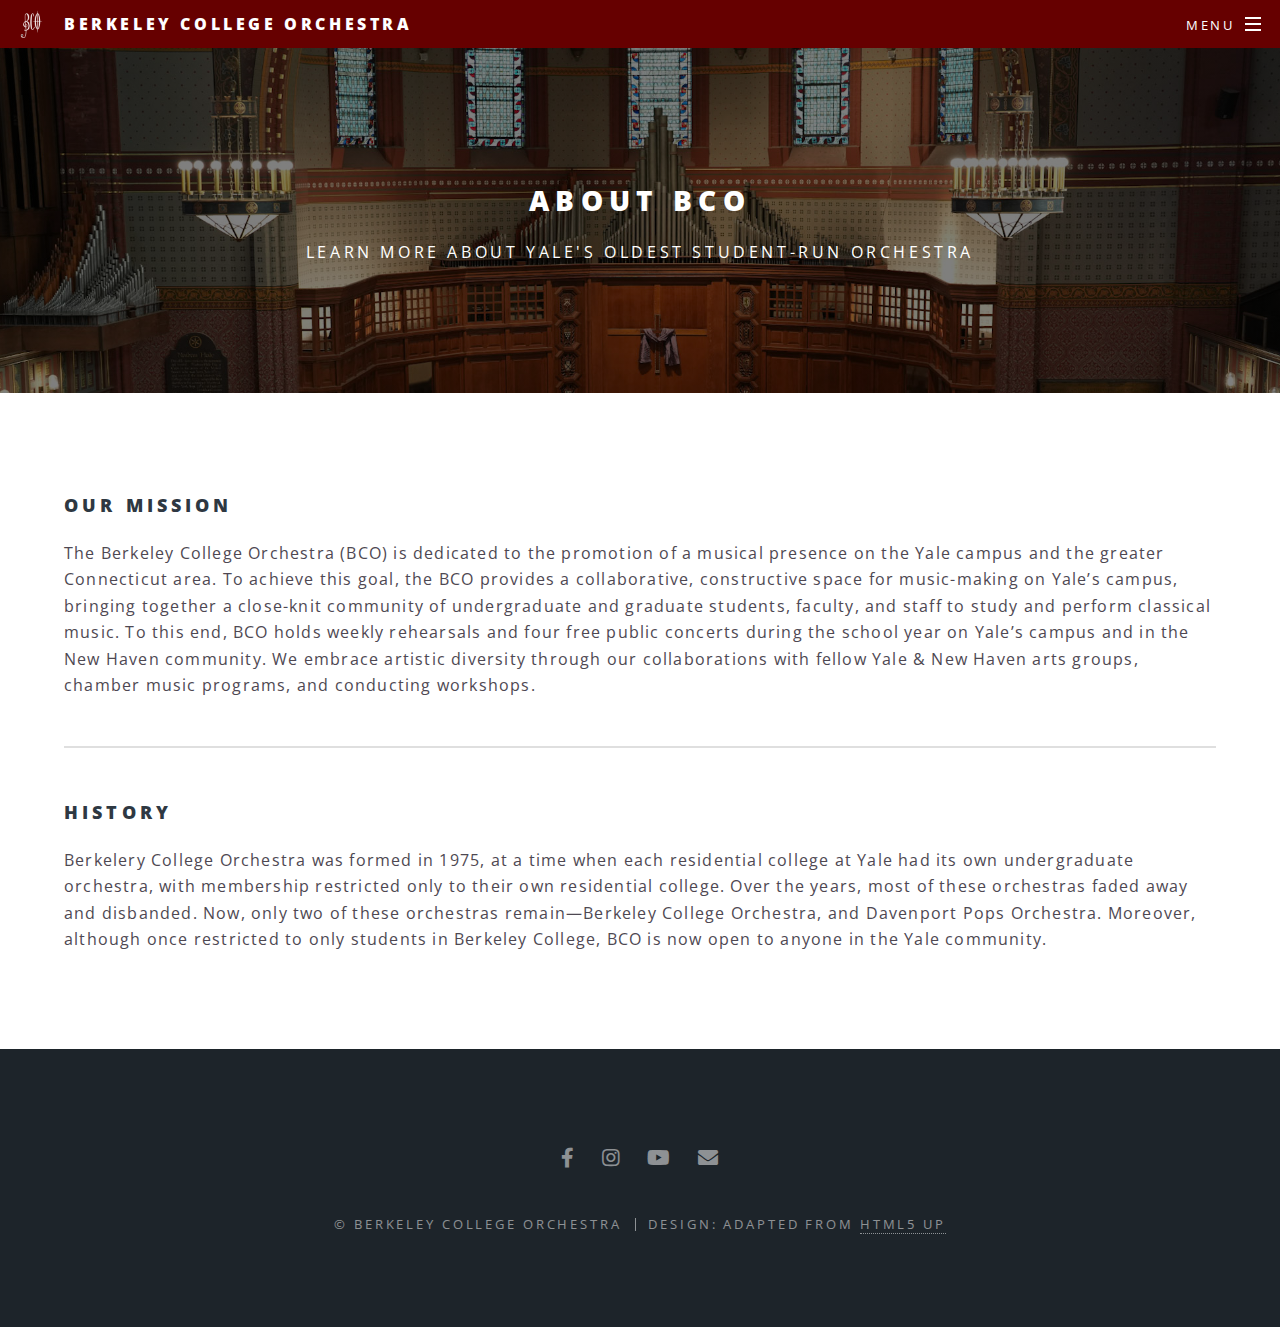
<file: about/index.html>
<!DOCTYPE HTML>
<!--
	Spectral by HTML5 UP
	html5up.net | @ajlkn
	Free for personal and commercial use under the CCA 3.0 license (html5up.net/license)
-->
<html>
	<head>
		<title>About BCO</title>
		<meta charset="utf-8" />
		<meta name="viewport" content="width=device-width, initial-scale=1, user-scalable=no" />
		<link rel="stylesheet" href="/assets/css/main.css" />
		<noscript><link rel="stylesheet" href="/assets/css/noscript.css" /></noscript>
	</head>
	<body class="is-preload">

		<!-- Page Wrapper -->
			<div id="page-wrapper">

				<!-- Header -->
					<header id="header">
						<h1><a href="/"><img class="logo" src="/images/logo_processed.png"></a>
							<a href="/">Berkeley College Orchestra</a></h1>
						<nav id="nav">
							<ul>
								<li class="special">
									<a href="#menu" class="menuToggle"><span>Menu</span></a>
									<div id="menu">
										<ul>
											<li><a href="/">Home</a></li>
											<li><a href="/about">About</a></li>
											<li><a href="/members">Members</a></li>
											<li><a href="/join">Join</a></li>
											<!-- <li><a href="elements.html">Elements</a></li> -->
										</ul>
									</div>
								</li>
							</ul>
						</nav>
					</header>

				<!-- Main -->
					<article id="main">
						<header>
							<h2>About BCO</h2>
							<p>Learn more about Yale's oldest student-run orchestra</p>
						</header>
						<section class="wrapper style5">
							<div class="inner">

								<h3>Our Mission</h3>
								<p>The Berkeley College Orchestra (BCO) is dedicated to the promotion of a musical presence on the Yale campus and the greater Connecticut area. To achieve this goal, the BCO provides a collaborative, constructive space for music-making on Yale’s campus, bringing together a close-knit community of undergraduate and graduate students, faculty, and staff to study and perform classical music. To this end, BCO holds weekly rehearsals and four free public concerts during the school year on Yale’s campus and in the New Haven community. We embrace artistic diversity through our collaborations with fellow Yale & New Haven arts groups, chamber music programs, and conducting workshops.</p>

								<hr />

								<h3>History</h3>
								<p>Berkelery College Orchestra was formed in 1975, at a time when each residential college at Yale had its own undergraduate orchestra, with membership restricted only to their own residential college. Over the years, most of these orchestras faded away and disbanded. Now, only two of these orchestras remain&mdash;Berkeley College Orchestra, and Davenport Pops Orchestra. Moreover, although once restricted to only students in Berkeley College, BCO is now open to anyone in the Yale community. </p>

							</div>
						</section>
					</article>

				<!-- Footer -->
					<footer id="footer">
						<ul class="icons">
							<li><a href="https://www.facebook.com/BerkeleyCollegeOrchestra" class="icon brands fa-facebook-f"><span class="label">Facebook</span></a></li>
							<li><a href="https://instagram.com/bco_yale" class="icon brands fa-instagram"><span class="label">Instagram</span></a></li>
							<li><a href="https://www.youtube.com/@berkeleycollegeorchestra8849/featured" class="icon brands fa-youtube"><span class="label">Youtube</span></a></li>
							<li><a href="mailto:auditions.bco@gmail.com" class="icon solid fa-envelope"><span class="label">Email</span></a></li>
						</ul>
						<ul class="copyright">
							<li>&copy; Berkeley College Orchestra</li><li>Design: Adapted from <a href="http://html5up.net">HTML5 UP</a></li>
						</ul>
					</footer>

			</div>

		<!-- Scripts -->
			<script src="/assets/js/jquery.min.js"></script>
			<script src="/assets/js/jquery.scrollex.min.js"></script>
			<script src="/assets/js/jquery.scrolly.min.js"></script>
			<script src="/assets/js/browser.min.js"></script>
			<script src="/assets/js/breakpoints.min.js"></script>
			<script src="/assets/js/util.js"></script>
			<script src="/assets/js/main.js"></script>

	</body>
</html>
</file>
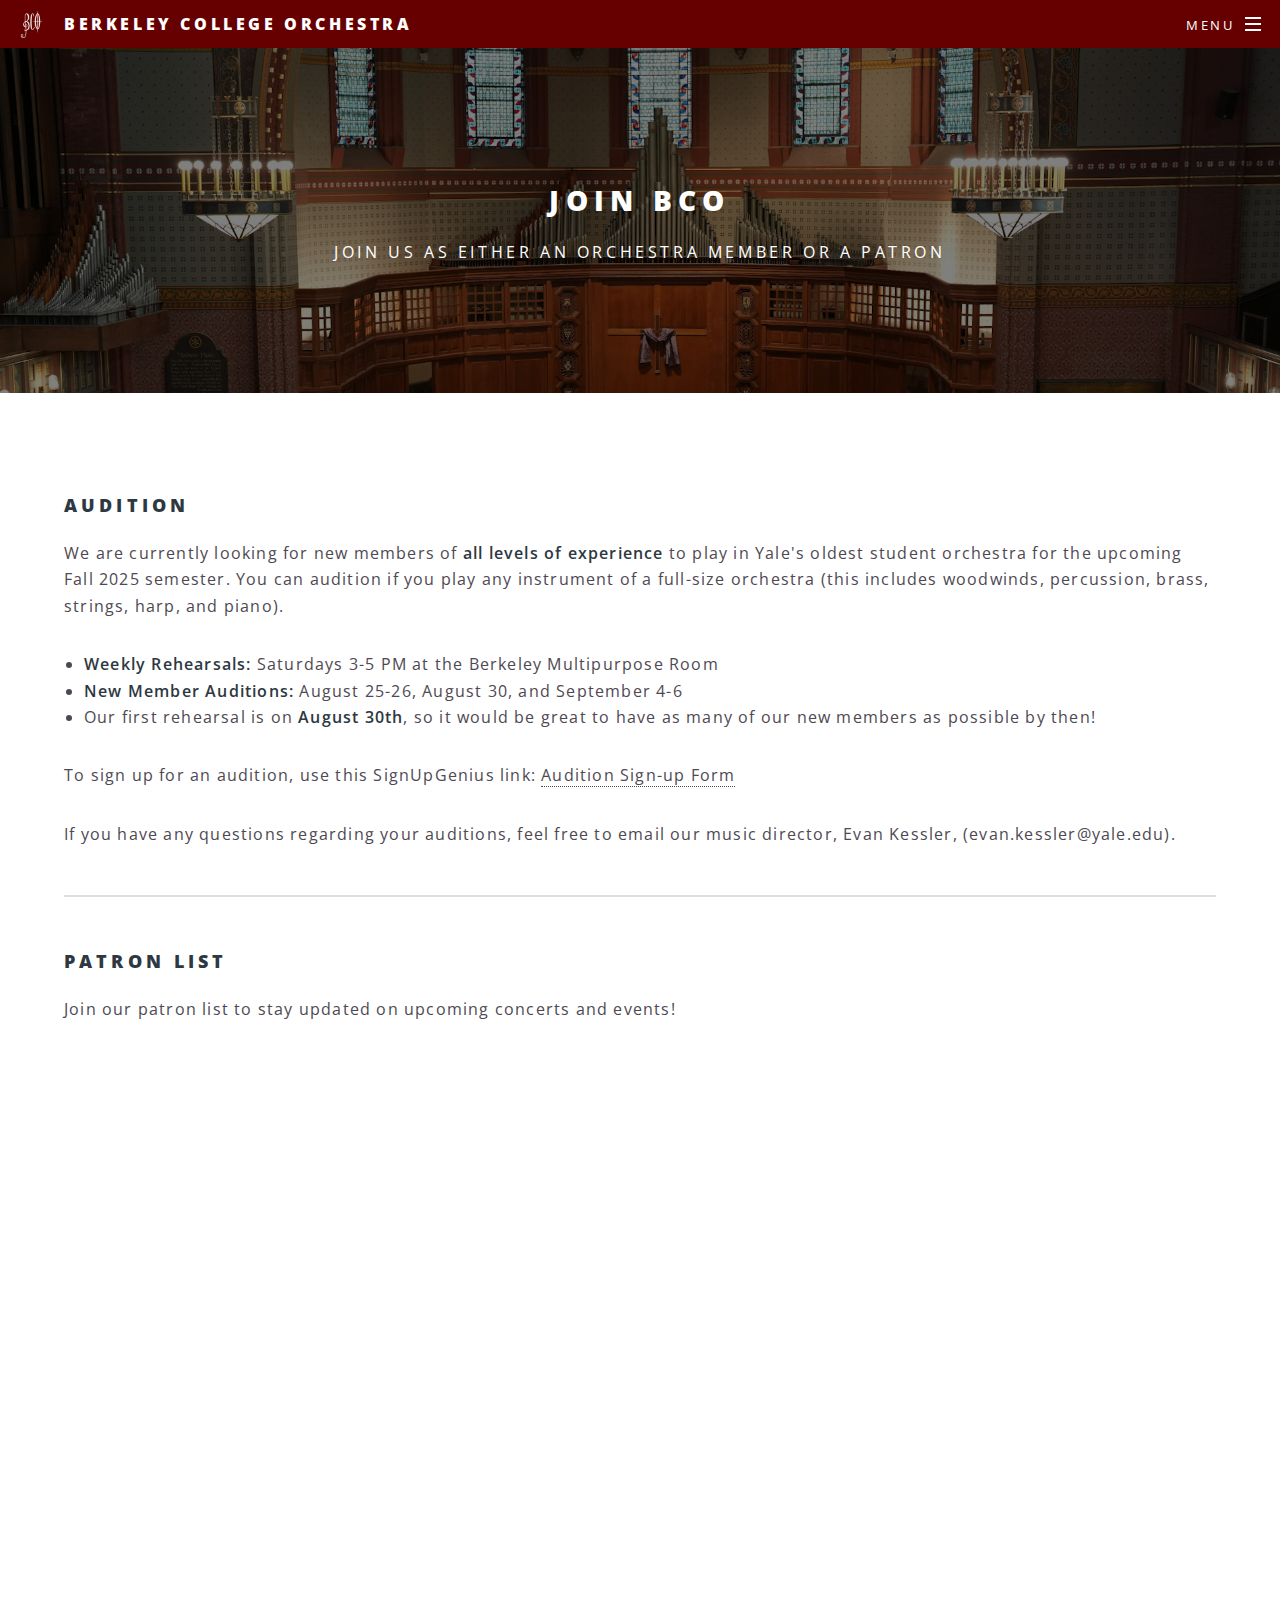
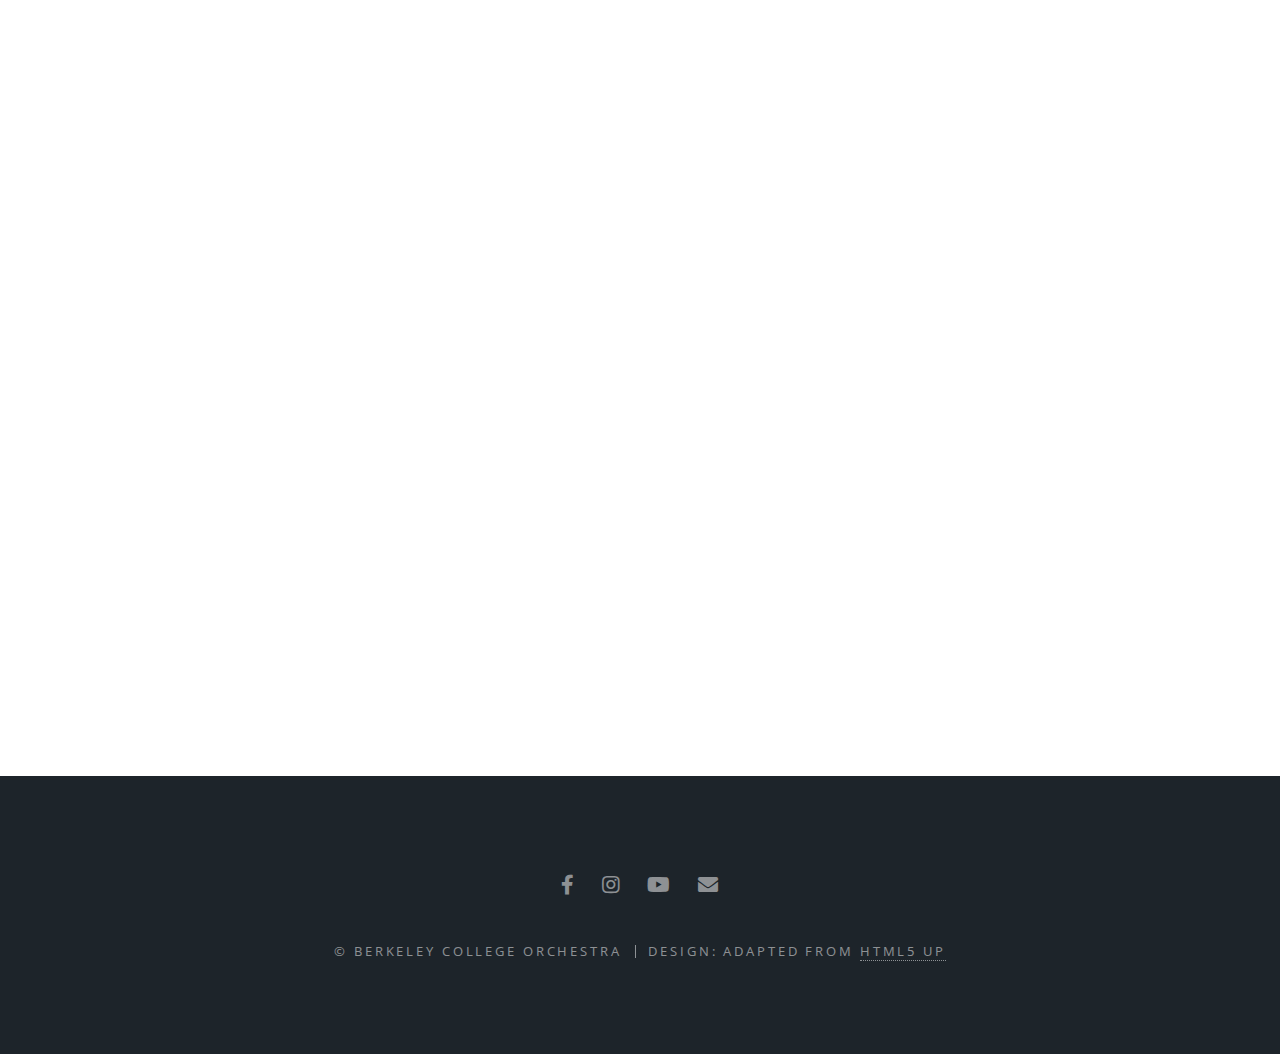
<file: join/index.html>
<!DOCTYPE HTML>
<!--
	Spectral by HTML5 UP
	html5up.net | @ajlkn
	Free for personal and commercial use under the CCA 3.0 license (html5up.net/license)
-->
<html>
	<head>
		<title>Join BCO</title>
		<meta charset="utf-8" />
		<meta name="viewport" content="width=device-width, initial-scale=1, user-scalable=no" />
		<link rel="stylesheet" href="/assets/css/main.css" />
		<noscript><link rel="stylesheet" href="/assets/css/noscript.css" /></noscript>
	</head>
	<body class="is-preload">

		<!-- Page Wrapper -->
			<div id="page-wrapper">

				<!-- Header -->
					<header id="header">
						<h1><a href="/"><img class="logo" src="/images/logo_processed.png"></a>
							<a href="/">Berkeley College Orchestra</a></h1>
						<nav id="nav">
							<ul>
								<li class="special">
									<a href="#menu" class="menuToggle"><span>Menu</span></a>
									<div id="menu">
										<ul>
											<li><a href="/">Home</a></li>
											<li><a href="/about">About</a></li>
											<li><a href="/members">Members</a></li>
											<li><a href="/join">Join</a></li>
											<!-- <li><a href="elements.html">Elements</a></li> -->
										</ul>
									</div>
								</li>
							</ul>
						</nav>
					</header>

				<!-- Main -->
					<article id="main">
						<header>
							<h2>Join BCO</h2>
							<p>Join us as either an orchestra member or a patron</p>
						</header>
						<section class="wrapper style5">
							<div class="inner">

								<h3>Audition</h3>
								<p>We are currently looking for new members of <strong>all levels of experience</strong> to play in Yale's oldest student orchestra for the upcoming Fall 2025 semester. You can audition if you play any instrument of a full-size orchestra (this includes woodwinds, percussion, brass, strings, harp, and piano).</p>
								<ul style="list-style-type: disc; margin-left: 20px">
									<li><strong>Weekly Rehearsals: </strong>Saturdays 3-5 PM at the Berkeley Multipurpose Room</li>
									<li><strong>New Member Auditions: </strong>August 25-26, August 30, and September 4-6</li>
									<li>Our first rehearsal is on <strong>August 30th</strong>, so it would be great to have as many of our new members as possible by then!</li>
								</ul>
								<p>To sign up for an audition, use this SignUpGenius link:
									<a href="https://www.signupgenius.com/go/10C0849A8AE22ABF9C34-57948978-berkeley#/">Audition Sign-up Form</a>
								</p>
								<p>If you have any questions regarding your auditions, feel free to email our music director, Evan Kessler, (evan.kessler@yale.edu).</p>
								<hr />

								<h3>Patron List</h3>
								<p>Join our patron list to stay updated on upcoming concerts and events!</p>
								<iframe src="https://docs.google.com/forms/d/e/1FAIpQLSeLR303d_w2kGJiZri4qD5NHxqeIaACPbNzFEnACbkv7TlI0g/viewform?embedded=true" width="100%" height="1250" frameborder="0" marginheight="0" marginwidth="0">Loading…</iframe>

							</div>
						</section>
					</article>

				<!-- Footer -->
					<footer id="footer">
						<ul class="icons">
							<li><a href="https://www.facebook.com/BerkeleyCollegeOrchestra" class="icon brands fa-facebook-f"><span class="label">Facebook</span></a></li>
							<li><a href="https://instagram.com/bco_yale" class="icon brands fa-instagram"><span class="label">Instagram</span></a></li>
							<li><a href="https://www.youtube.com/@berkeleycollegeorchestra8849/featured" class="icon brands fa-youtube"><span class="label">Youtube</span></a></li>
							<li><a href="mailto:auditions.bco@gmail.com" class="icon solid fa-envelope"><span class="label">Email</span></a></li>
						</ul>
						<ul class="copyright">
							<li>&copy; Berkeley College Orchestra</li><li>Design: Adapted from <a href="http://html5up.net">HTML5 UP</a></li>
						</ul>
					</footer>

			</div>

		<!-- Scripts -->
			<script src="/assets/js/jquery.min.js"></script>
			<script src="/assets/js/jquery.scrollex.min.js"></script>
			<script src="/assets/js/jquery.scrolly.min.js"></script>
			<script src="/assets/js/browser.min.js"></script>
			<script src="/assets/js/breakpoints.min.js"></script>
			<script src="/assets/js/util.js"></script>
			<script src="/assets/js/main.js"></script>

	</body>
</html>
</file>
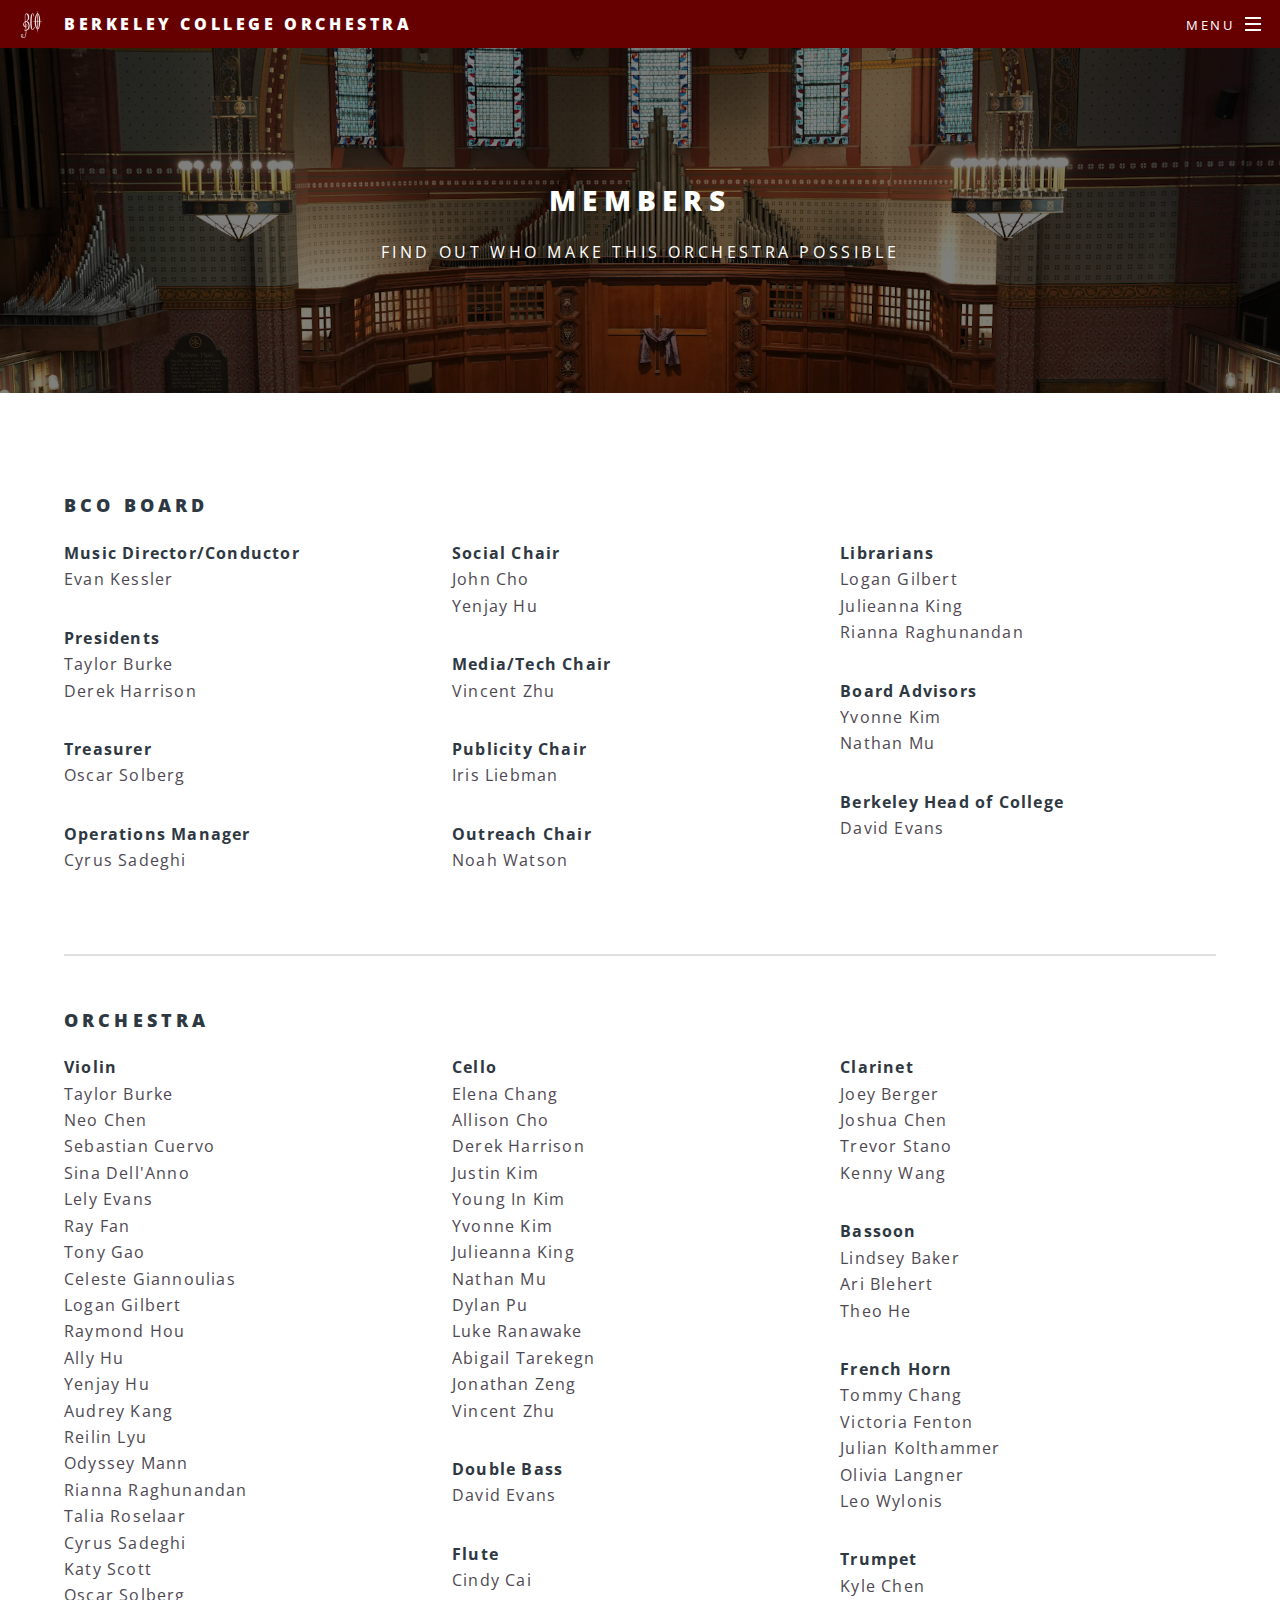
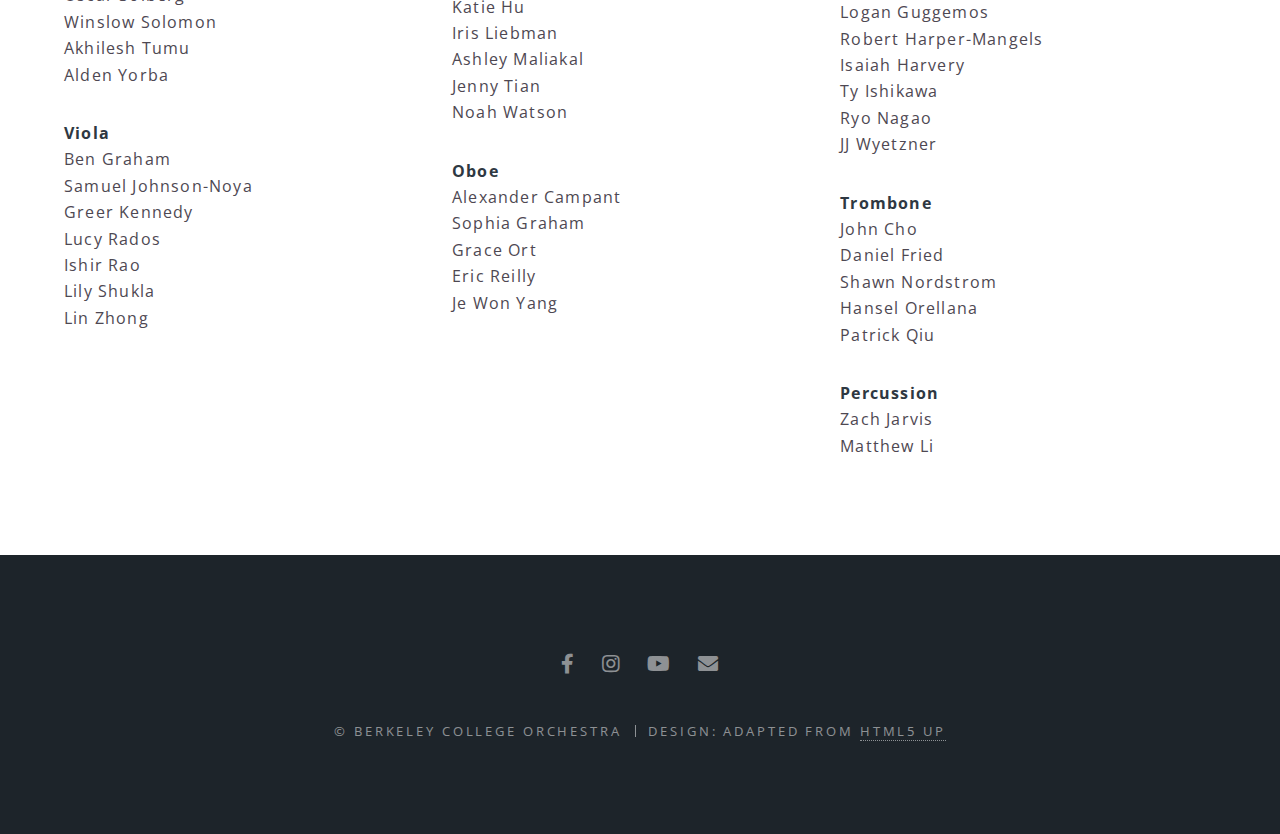
<file: members/index.html>
<!DOCTYPE HTML>
<!--
	Spectral by HTML5 UP
	html5up.net | @ajlkn
	Free for personal and commercial use under the CCA 3.0 license (html5up.net/license)
-->
<html>
	<head>
		<title>Members BCO</title>
		<meta charset="utf-8" />
		<meta name="viewport" content="width=device-width, initial-scale=1, user-scalable=no" />
		<link rel="stylesheet" href="/assets/css/main.css" />
		<noscript><link rel="stylesheet" href="/assets/css/noscript.css" /></noscript>
	</head>
	<body class="is-preload">

		<!-- Page Wrapper -->
			<div id="page-wrapper">

				<!-- Header -->
					<header id="header">
						<h1><a href="/"><img class="logo" src="/images/logo_processed.png"></a>
							<a href="/">Berkeley College Orchestra</a></h1>
						<nav id="nav">
							<ul>
								<li class="special">
									<a href="#menu" class="menuToggle"><span>Menu</span></a>
									<div id="menu">
										<ul>
											<li><a href="/">Home</a></li>
											<li><a href="/about">About</a></li>
											<li><a href="/members">Members</a></li>
											<li><a href="/join">Join</a></li>
											<!-- <li><a href="elements.html">Elements</a></li> -->
										</ul>
									</div>
								</li>
							</ul>
						</nav>
					</header>

				<!-- Main -->
					<article id="main">
						<header>
							<h2>Members</h2>
							<p>Find out who make this orchestra possible</p>
						</header>
						<section class="wrapper style5">
							<div class="inner" >
								<h3>BCO Board</h3>
								<div class="row">
									<div class="column">
										<p><b style="font-weight: bolder">Music Director/Conductor</b><br>Evan Kessler</p>
										<p><b style="font-weight: bolder">Presidents</b><br>Taylor Burke<br>Derek Harrison</p>
										<p><b style="font-weight: bolder">Treasurer</b><br>Oscar Solberg</p>
										<p><b style="font-weight: bolder">Operations Manager</b><br>Cyrus Sadeghi</p>	
									</div>
									<div class="column">																		
										<p><b style="font-weight: bolder">Social Chair</b><br>John Cho<br>Yenjay Hu</p>
										<p><b style="font-weight: bolder">Media/Tech Chair</b><br>Vincent Zhu</p>
										<p><b style="font-weight: bolder">Publicity Chair</b><br>Iris Liebman</p>
										<p><b style="font-weight: bolder">Outreach Chair</b><br>Noah Watson</p>
									</div>
									<div class="column">
										<p><b style="font-weight: bolder">Librarians</b><br>Logan Gilbert<br>Julieanna King<br>Rianna Raghunandan</p>										
										<p><b style="font-weight: bolder">Board Advisors</b><br>Yvonne Kim<br>Nathan Mu</p>
										<p><b style="font-weight: bolder">Berkeley Head of College</b><br>David Evans</p>
									</div>
								</div>

								<hr />

								<h3>Orchestra</h3>
								<div class="row">
									<div class="column">
										<p>
											<b style="font-weight: bolder">Violin</b>
											<br>Taylor Burke
											<br>Neo Chen
											<br>Sebastian Cuervo
											<br>Sina Dell'Anno
											<br>Lely Evans
											<br>Ray Fan
											<br>Tony Gao
											<br>Celeste Giannoulias
											<br>Logan Gilbert
											<br>Raymond Hou
											<br>Ally Hu
											<br>Yenjay Hu
											<br>Audrey Kang
											<br>Reilin Lyu
											<br>Odyssey Mann
											<br>Rianna Raghunandan
											<br>Talia Roselaar
											<br>Cyrus Sadeghi
											<br>Katy Scott
											<br>Oscar Solberg
											<br>Winslow Solomon
											<br>Akhilesh Tumu
											<br>Alden Yorba
										</p>
										<p>
											<b style="font-weight: bolder">Viola</b>
											<br>Ben Graham
											<br>Samuel Johnson-Noya
											<br>Greer Kennedy
											<br>Lucy Rados
											<br>Ishir Rao
											<br>Lily Shukla
											<br>Lin Zhong
										</p>
									</div>
									<div class="column">
										<p><b style="font-weight: bolder">Cello</b>											
											<br>Elena Chang
											<br>Allison Cho
											<br>Derek Harrison
											<br>Justin Kim
											<br>Young In Kim
											<br>Yvonne Kim
											<br>Julieanna King
											<br>Nathan Mu
											<br>Dylan Pu
											<br>Luke Ranawake
											<br>Abigail Tarekegn
											<br>Jonathan Zeng
											<br>Vincent Zhu											
										</p>
										<p>
											<b style="font-weight: bolder">Double Bass</b>
											<br>David Evans
										</p>
										<p>
											<b style="font-weight: bolder">Flute</b>
											<br>Cindy Cai
											<br>Katie Hu
											<br>Iris Liebman
											<br>Ashley Maliakal
											<br>Jenny Tian
											<br>Noah Watson
										</p>
										<p>
											<b style="font-weight: bolder">Oboe</b>
											<br>Alexander Campant
											<br>Sophia Graham
											<br>Grace Ort
											<br>Eric Reilly
											<br>Je Won Yang
										</p>
									</div>
									<div class="column">
										<p><b style="font-weight: bolder">Clarinet</b>
											<br>Joey Berger
											<br>Joshua Chen
											<br>Trevor Stano
											<br>Kenny Wang
										</p>
										<p><b style="font-weight: bolder">Bassoon</b>
											<br>Lindsey Baker
											<br>Ari Blehert
											<br>Theo He
										</p>
										<p><b style="font-weight: bolder">French Horn</b>
											<br>Tommy Chang
											<br>Victoria Fenton
											<br>Julian Kolthammer
											<br>Olivia Langner
											<br>Leo Wylonis
										</p>
										<p><b style="font-weight: bolder">Trumpet</b>
											<br>Kyle Chen
											<br>Logan Guggemos
											<br>Robert Harper-Mangels
											<br>Isaiah Harvery
											<br>Ty Ishikawa
											<br>Ryo Nagao
											<br>JJ Wyetzner
										</p>
										<p><b style="font-weight: bolder">Trombone</b>
											<br>John Cho
											<br>Daniel Fried
											<br>Shawn Nordstrom
											<br>Hansel Orellana
											<br>Patrick Qiu
										</p>
										<p><b style="font-weight: bolder">Percussion</b>
											<br>Zach Jarvis
											<br>Matthew Li
										</p>
									</div>
									<!-- <p>*Section Principal</p> -->
								</div>

							</div>
						</section>
					</article>

				<!-- Footer -->
					<footer id="footer">
						<ul class="icons">
							<li><a href="https://www.facebook.com/BerkeleyCollegeOrchestra" class="icon brands fa-facebook-f"><span class="label">Facebook</span></a></li>
							<li><a href="https://instagram.com/bco_yale" class="icon brands fa-instagram"><span class="label">Instagram</span></a></li>
							<li><a href="https://www.youtube.com/@berkeleycollegeorchestra8849/featured" class="icon brands fa-youtube"><span class="label">Youtube</span></a></li>
							<li><a href="mailto:auditions.bco@gmail.com" class="icon solid fa-envelope"><span class="label">Email</span></a></li>
						</ul>
						<ul class="copyright">
							<li>&copy; Berkeley College Orchestra</li><li>Design: Adapted from <a href="http://html5up.net">HTML5 UP</a></li>
						</ul>
					</footer>

			</div>

		<!-- Scripts -->
			<script src="/assets/js/jquery.min.js"></script>
			<script src="/assets/js/jquery.scrollex.min.js"></script>
			<script src="/assets/js/jquery.scrolly.min.js"></script>
			<script src="/assets/js/browser.min.js"></script>
			<script src="/assets/js/breakpoints.min.js"></script>
			<script src="/assets/js/util.js"></script>
			<script src="/assets/js/main.js"></script>

	</body>
</html>
</file>
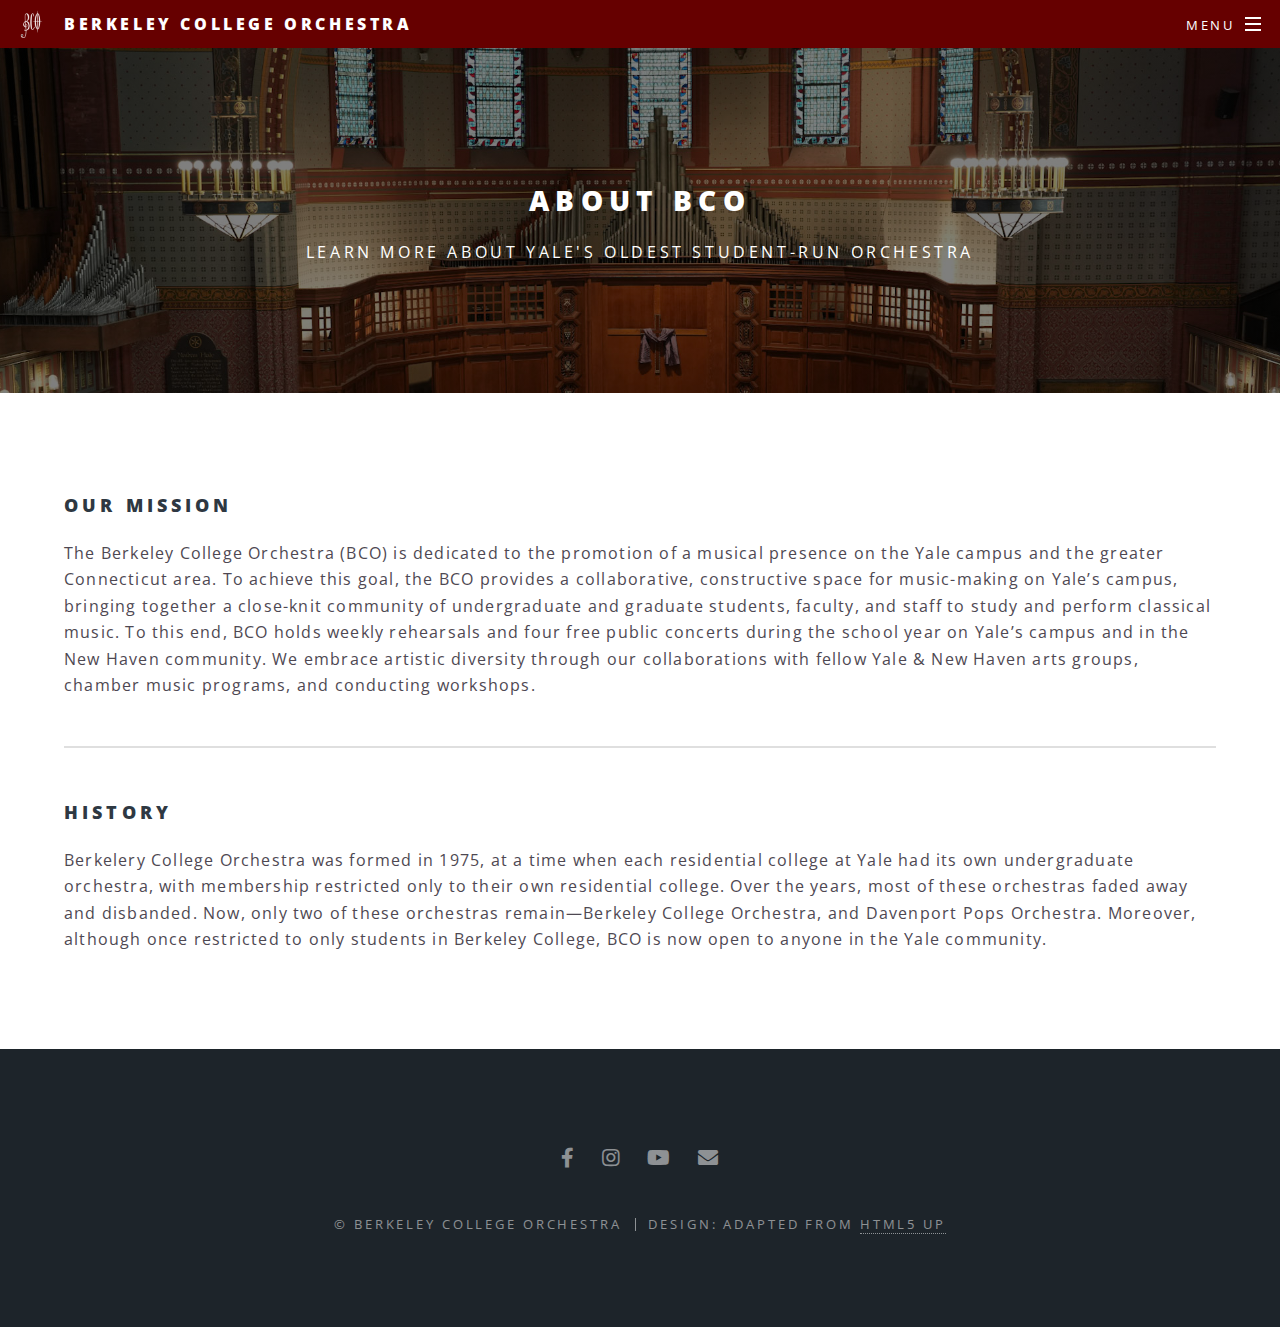
<file: about.html>
<!DOCTYPE HTML>
<!--
	Spectral by HTML5 UP
	html5up.net | @ajlkn
	Free for personal and commercial use under the CCA 3.0 license (html5up.net/license)
-->
<html>
	<head>
		<title>About BCO</title>
		<meta charset="utf-8" />
		<meta name="viewport" content="width=device-width, initial-scale=1, user-scalable=no" />
		<link rel="stylesheet" href="assets/css/main.css" />
		<noscript><link rel="stylesheet" href="assets/css/noscript.css" /></noscript>
	</head>
	<body class="is-preload">

		<!-- Page Wrapper -->
			<div id="page-wrapper">

				<!-- Header -->
					<header id="header">
						<h1><a href="index.html"><img class="logo" src="images/logo_processed.png"></a>
							<a href="index.html">Berkeley College Orchestra</a></h1>
						<nav id="nav">
							<ul>
								<li class="special">
									<a href="#menu" class="menuToggle"><span>Menu</span></a>
									<div id="menu">
										<ul>
											<li><a href="index.html">Home</a></li>
											<li><a href="about.html">About</a></li>
											<li><a href="members.html">Members</a></li>
											<li><a href="join.html">Join</a></li>
											<!-- <li><a href="elements.html">Elements</a></li> -->
										</ul>
									</div>
								</li>
							</ul>
						</nav>
					</header>

				<!-- Main -->
					<article id="main">
						<header>
							<h2>About BCO</h2>
							<p>Learn more about Yale's oldest student-run orchestra</p>
						</header>
						<section class="wrapper style5">
							<div class="inner">

								<h3>Our Mission</h3>
								<p>The Berkeley College Orchestra (BCO) is dedicated to the promotion of a musical presence on the Yale campus and the greater Connecticut area. To achieve this goal, the BCO provides a collaborative, constructive space for music-making on Yale’s campus, bringing together a close-knit community of undergraduate and graduate students, faculty, and staff to study and perform classical music. To this end, BCO holds weekly rehearsals and four free public concerts during the school year on Yale’s campus and in the New Haven community. We embrace artistic diversity through our collaborations with fellow Yale & New Haven arts groups, chamber music programs, and conducting workshops.</p>

								<hr />

								<h3>History</h3>
								<p>Berkelery College Orchestra was formed in 1975, at a time when each residential college at Yale had its own undergraduate orchestra, with membership restricted only to their own residential college. Over the years, most of these orchestras faded away and disbanded. Now, only two of these orchestras remain&mdash;Berkeley College Orchestra, and Davenport Pops Orchestra. Moreover, although once restricted to only students in Berkeley College, BCO is now open to anyone in the Yale community. </p>

							</div>
						</section>
					</article>

				<!-- Footer -->
					<footer id="footer">
						<ul class="icons">
							<li><a href="https://www.facebook.com/BerkeleyCollegeOrchestra" class="icon brands fa-facebook-f"><span class="label">Facebook</span></a></li>
							<li><a href="https://instagram.com/bco_yale" class="icon brands fa-instagram"><span class="label">Instagram</span></a></li>
							<li><a href="https://www.youtube.com/@berkeleycollegeorchestra8849/featured" class="icon brands fa-youtube"><span class="label">Youtube</span></a></li>
							<li><a href="mailto:auditions.bco@gmail.com" class="icon solid fa-envelope"><span class="label">Email</span></a></li>
						</ul>
						<ul class="copyright">
							<li>&copy; Berkeley College Orchestra</li><li>Design: Adapted from <a href="http://html5up.net">HTML5 UP</a></li>
						</ul>
					</footer>

			</div>

		<!-- Scripts -->
			<script src="assets/js/jquery.min.js"></script>
			<script src="assets/js/jquery.scrollex.min.js"></script>
			<script src="assets/js/jquery.scrolly.min.js"></script>
			<script src="assets/js/browser.min.js"></script>
			<script src="assets/js/breakpoints.min.js"></script>
			<script src="assets/js/util.js"></script>
			<script src="assets/js/main.js"></script>

	</body>
</html>
</file>
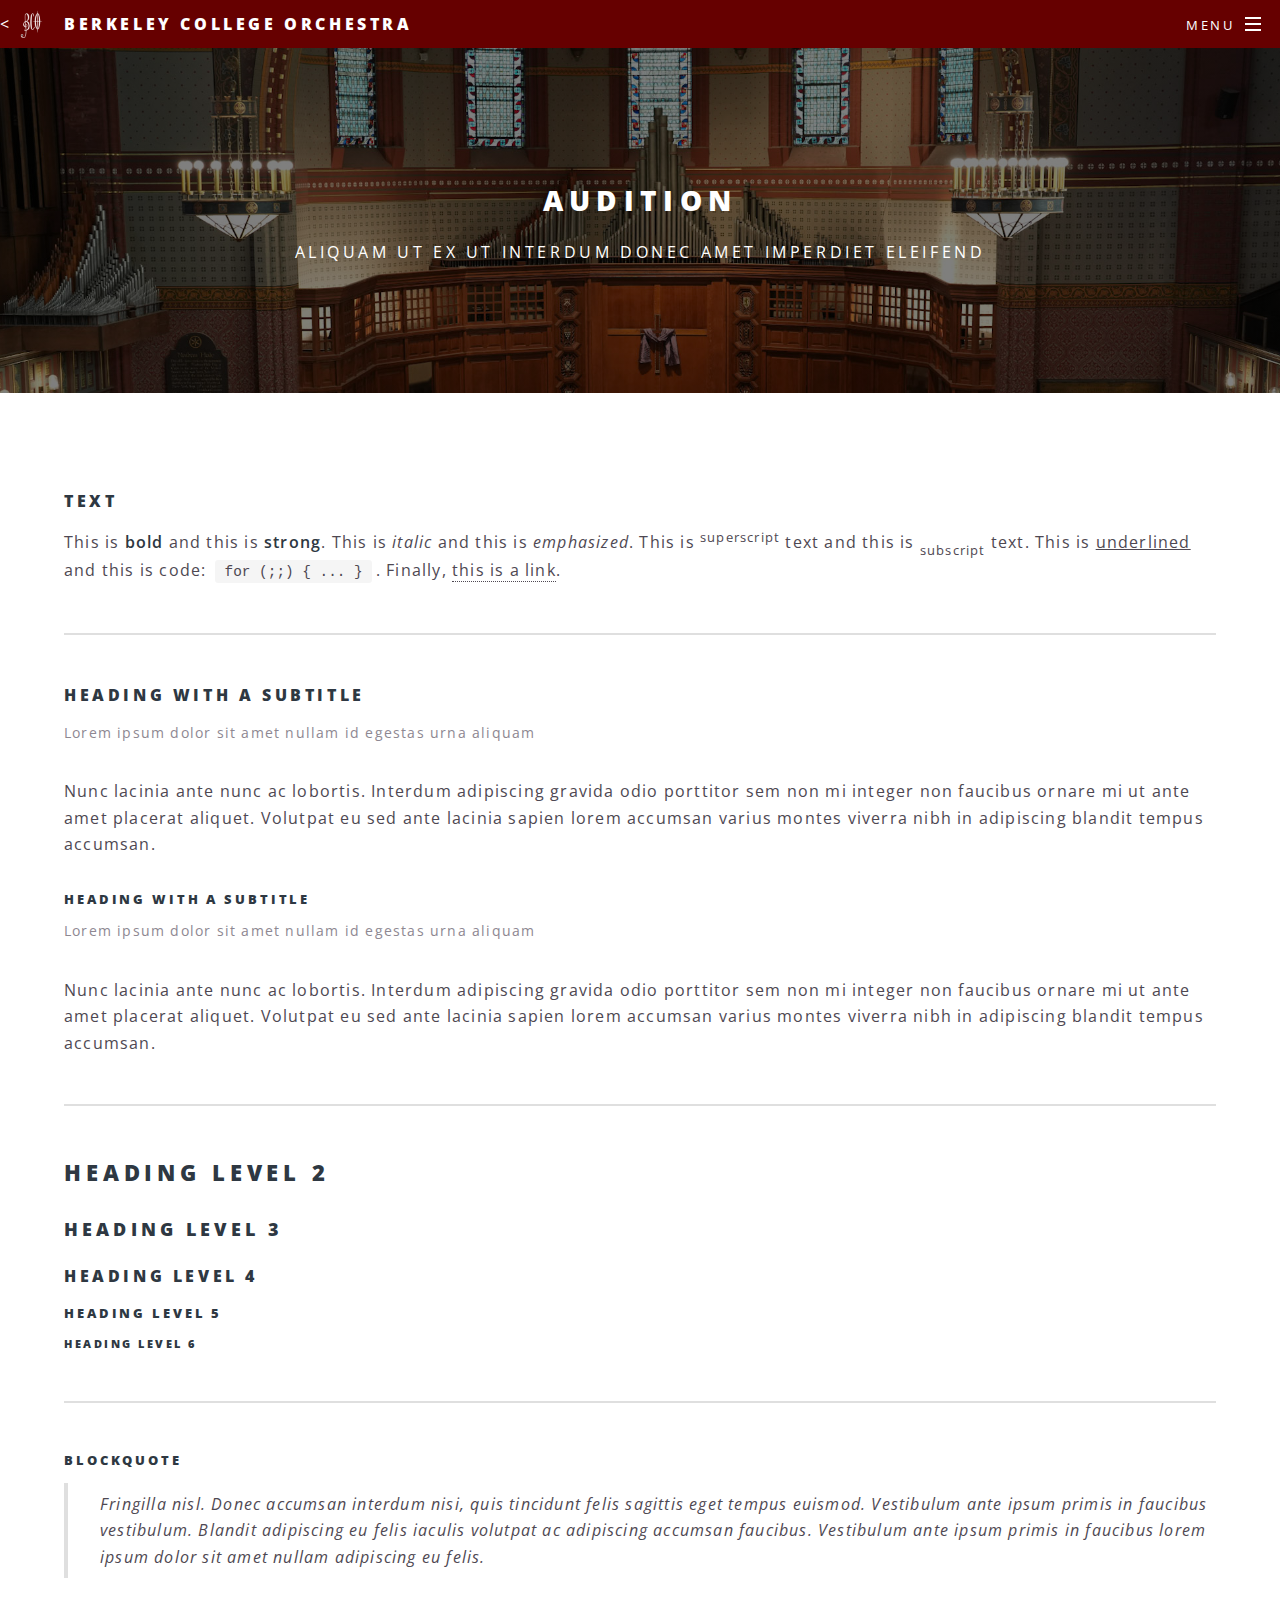
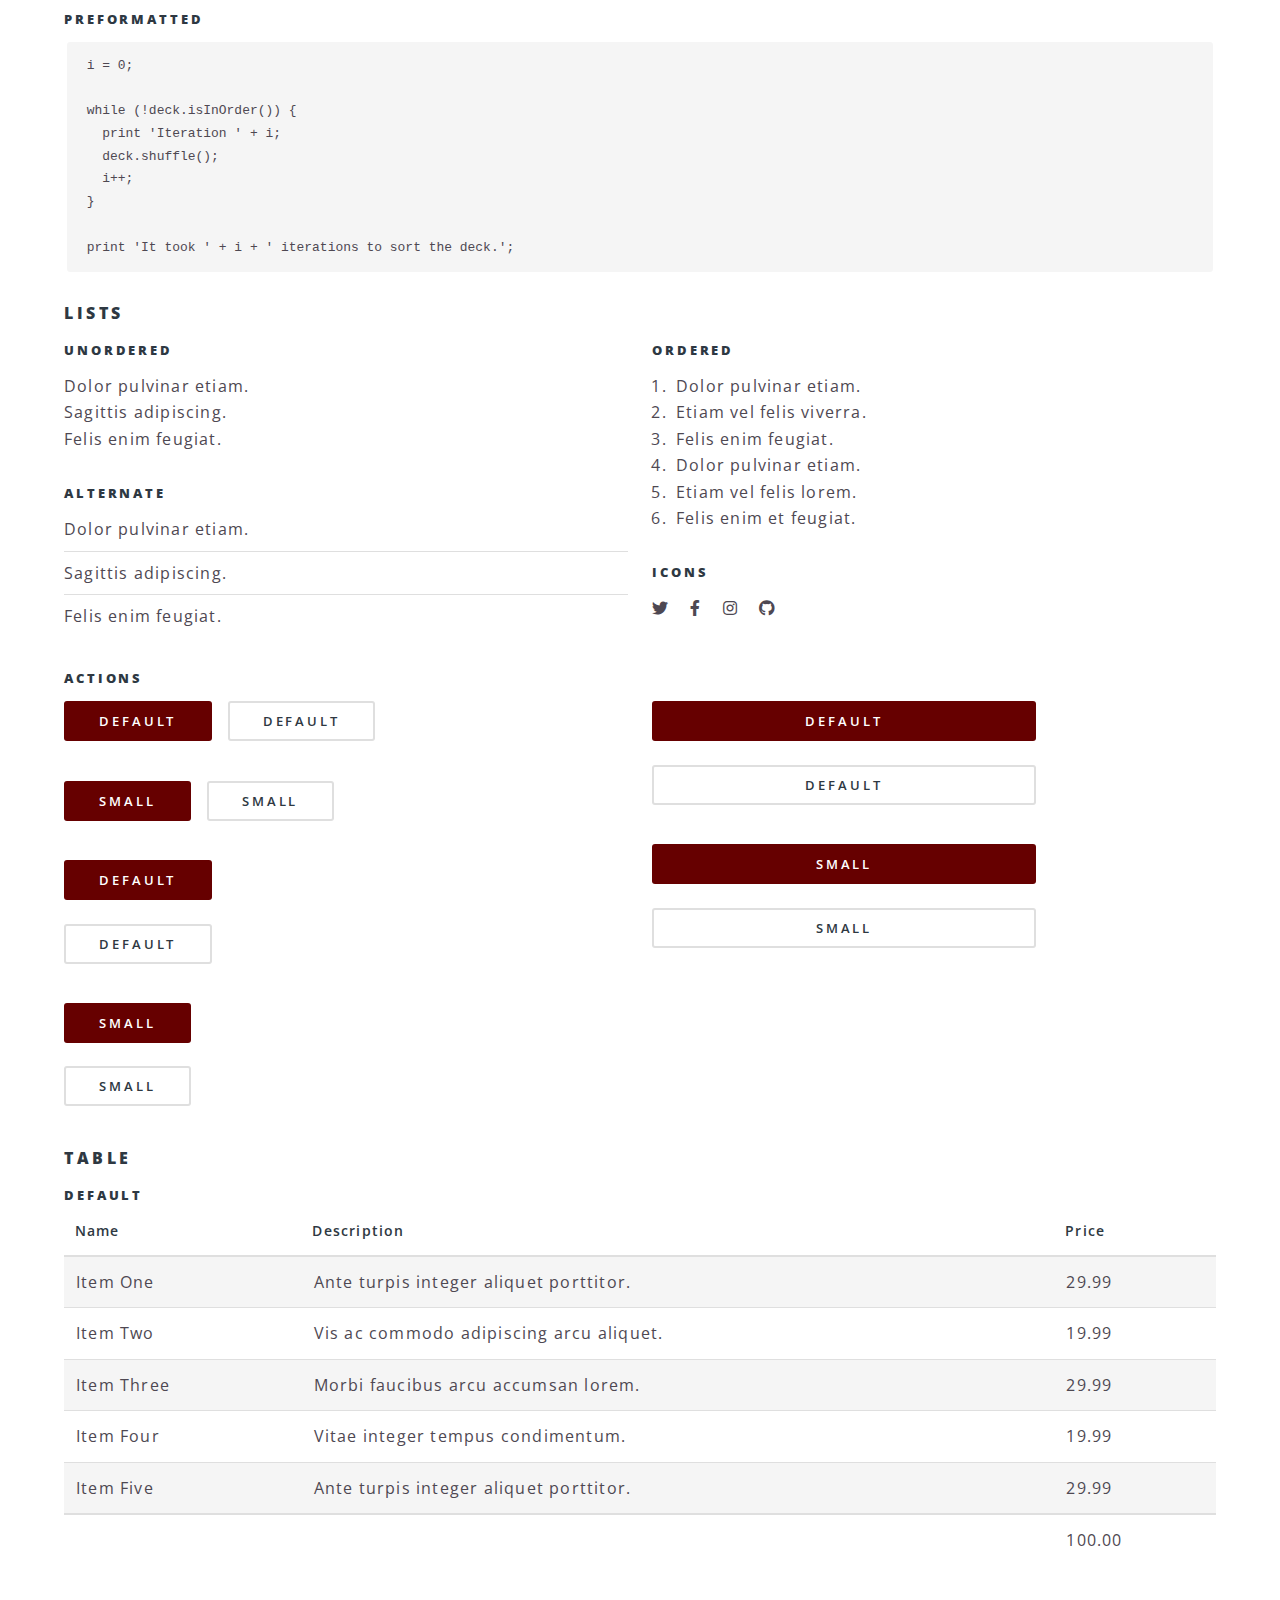
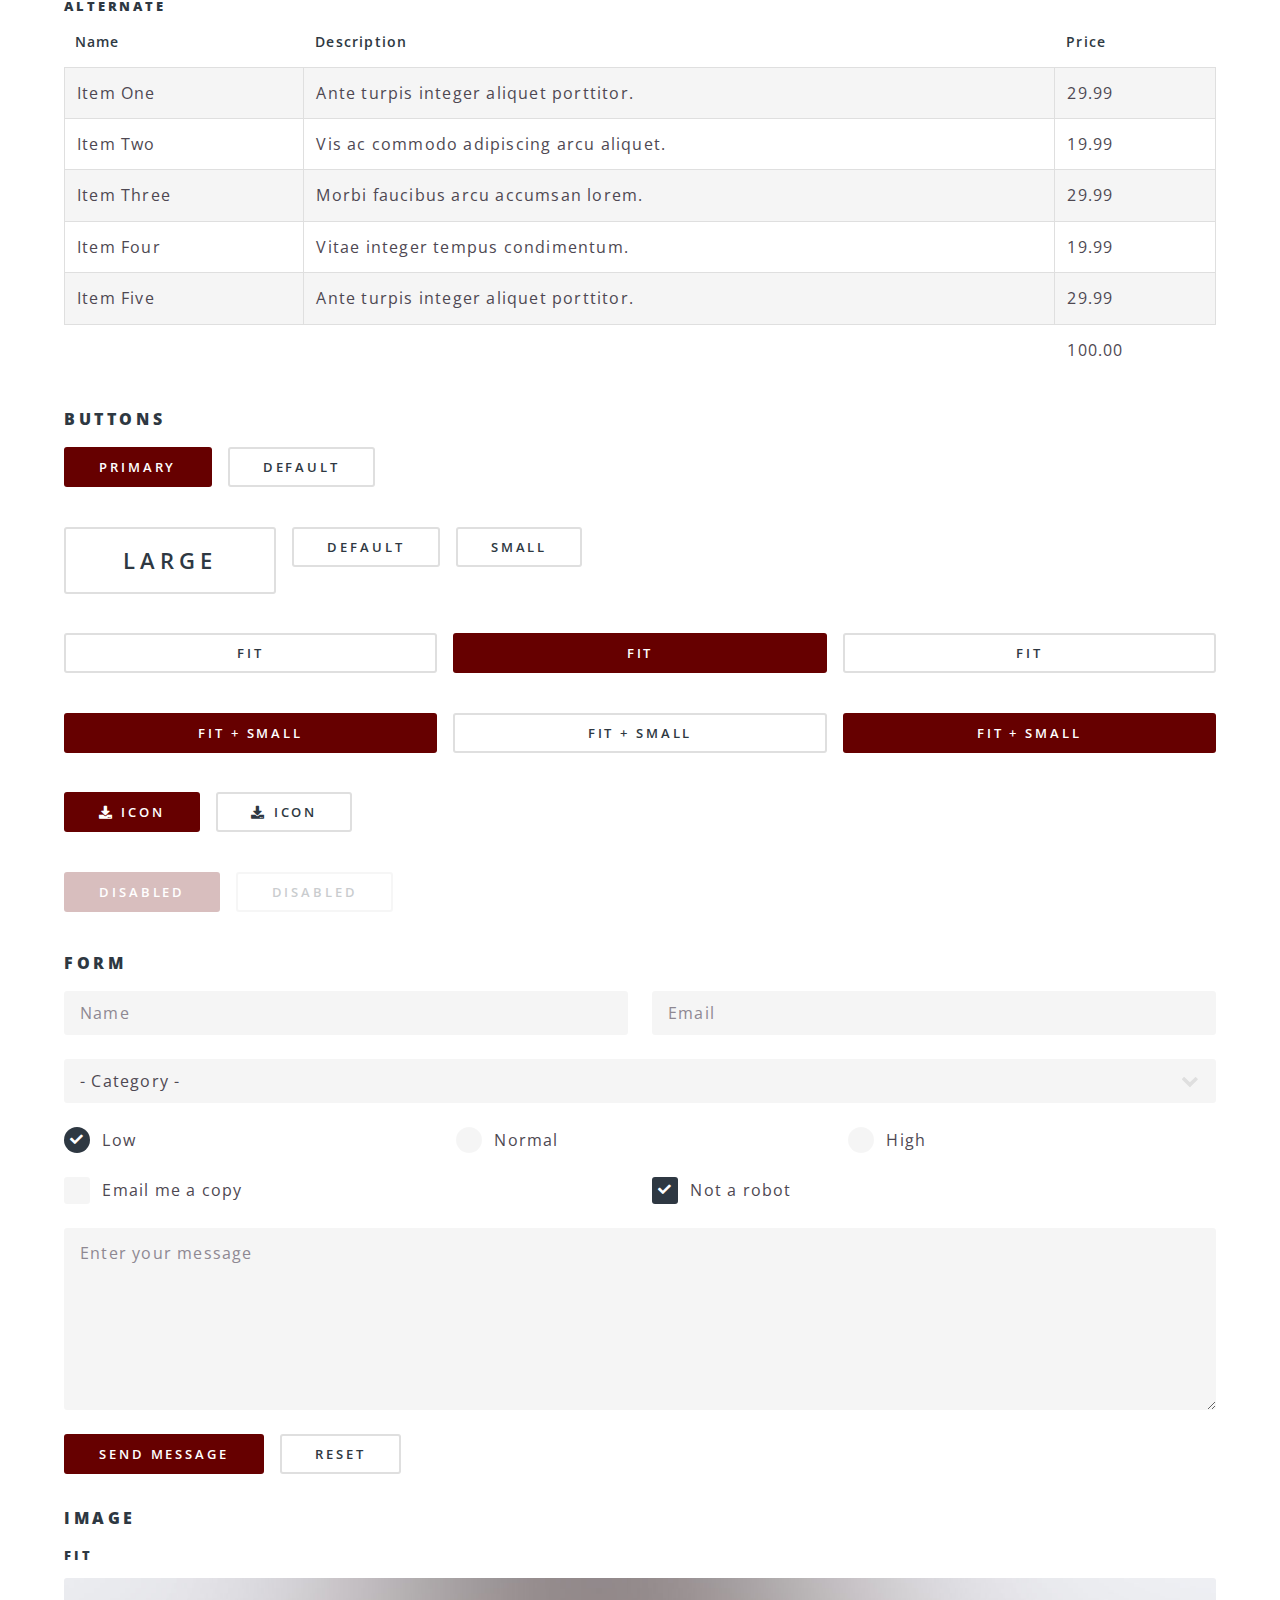
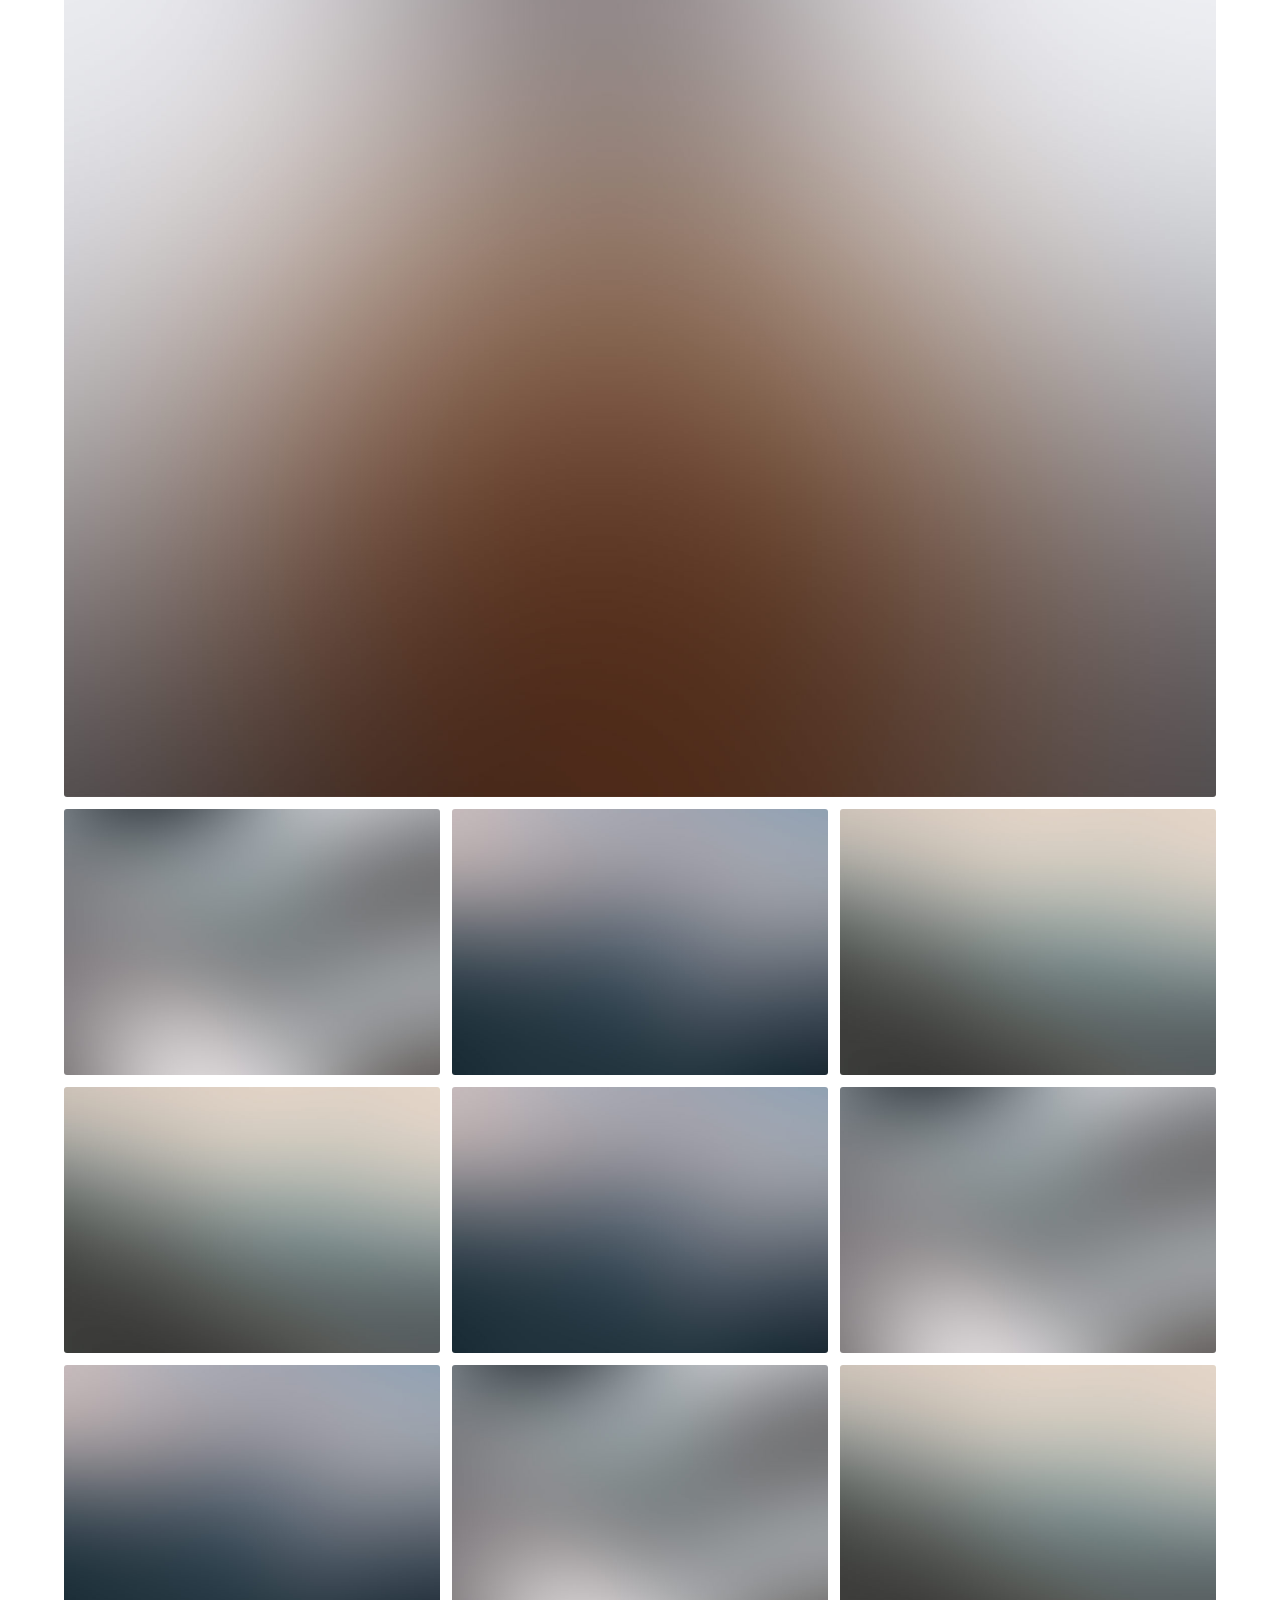
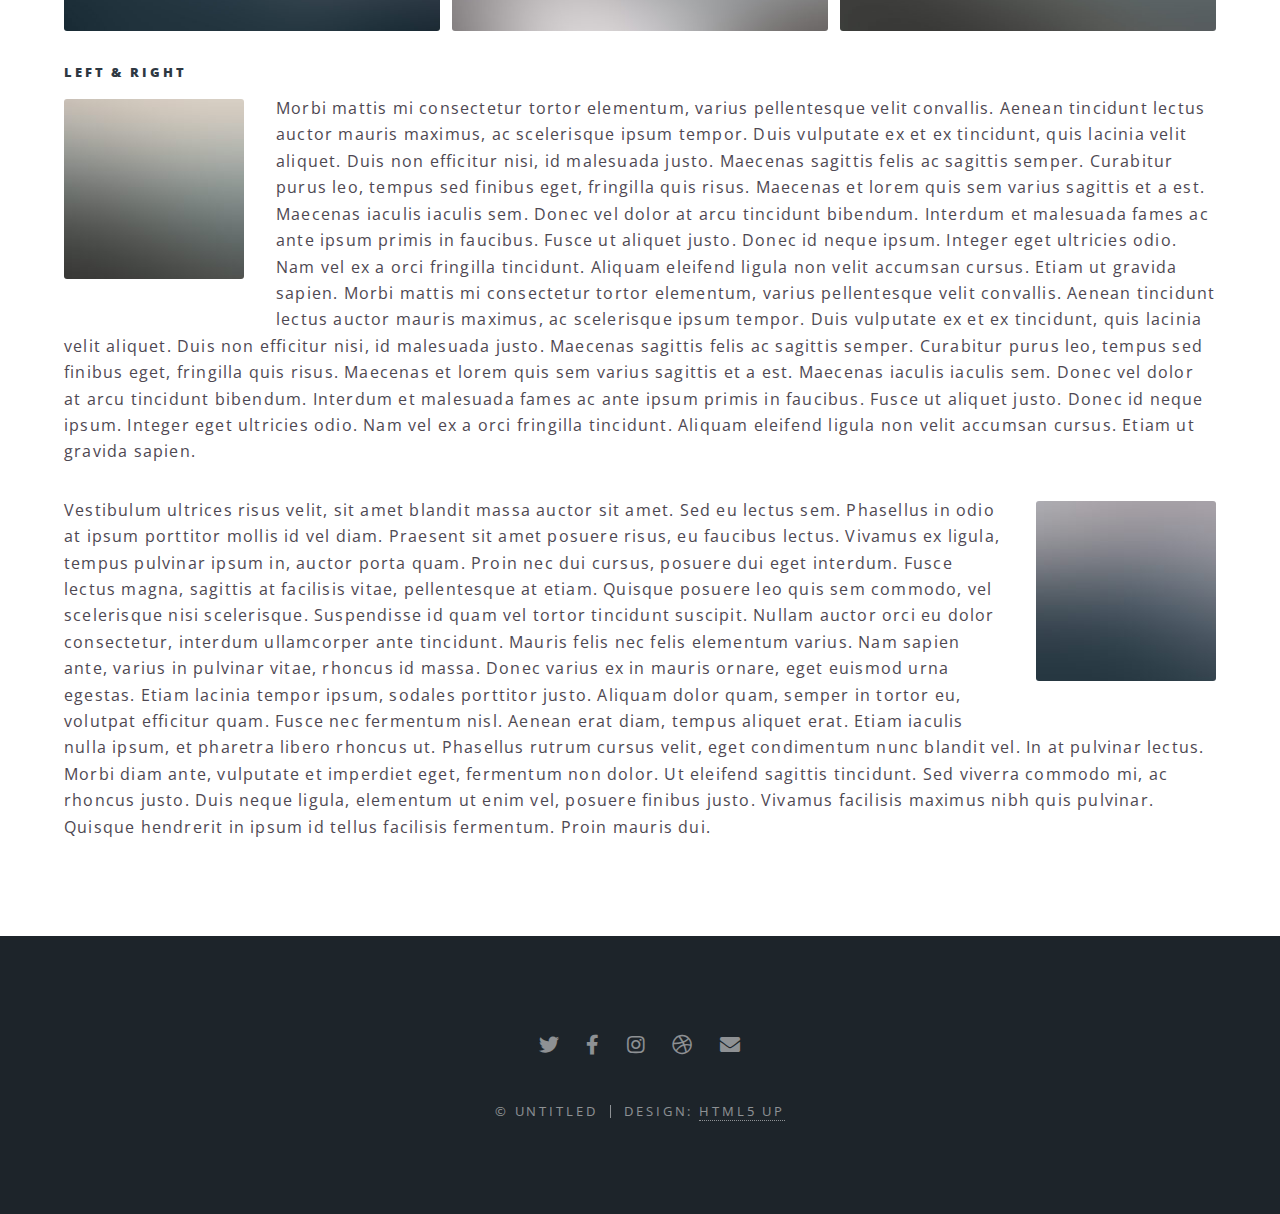
<file: audition.html>
<!DOCTYPE HTML>
<!--
	Spectral by HTML5 UP
	html5up.net | @ajlkn
	Free for personal and commercial use under the CCA 3.0 license (html5up.net/license)
-->
<html>
	<head>
		<title>Elements - Spectral by HTML5 UP</title>
		<meta charset="utf-8" />
		<meta name="viewport" content="width=device-width, initial-scale=1, user-scalable=no" />
		<link rel="stylesheet" href="assets/css/main.css" />
		<noscript><link rel="stylesheet" href="assets/css/noscript.css" /></noscript>
	</head>
	<body class="is-preload">

		<!-- Page Wrapper -->
			<div id="page-wrapper">

				<!-- Header -->
					<header id="header">
						<<h1><a href="index.html"><img class="logo" src="images/logo_processed.png"></a>
							<a href="index.html">Berkeley College Orchestra</a></h1>
						<nav id="nav">
							<ul>
								<li class="special">
									<a href="#menu" class="menuToggle"><span>Menu</span></a>
									<div id="menu">
										<ul>
											<li><a href="index.html">Home</a></li>
											<li><a href="about.html">About</a></li>
											<li><a href="members.html">Members</a></li>
											<li><a href="audition.html">Audition</a></li>
										</ul>
									</div>
								</li>
							</ul>
						</nav>
					</header>

				<!-- Main -->
					<article id="main">
						<header>
							<h2>Audition</h2>
							<p>Aliquam ut ex ut interdum donec amet imperdiet eleifend</p>
						</header>
						<section class="wrapper style5">
							<div class="inner">

								<section>
									<h4>Text</h4>
									<p>This is <b>bold</b> and this is <strong>strong</strong>. This is <i>italic</i> and this is <em>emphasized</em>.
									This is <sup>superscript</sup> text and this is <sub>subscript</sub> text.
									This is <u>underlined</u> and this is code: <code>for (;;) { ... }</code>. Finally, <a href="#">this is a link</a>.</p>
									<hr />
									<header>
										<h4>Heading with a Subtitle</h4>
										<p>Lorem ipsum dolor sit amet nullam id egestas urna aliquam</p>
									</header>
									<p>Nunc lacinia ante nunc ac lobortis. Interdum adipiscing gravida odio porttitor sem non mi integer non faucibus ornare mi ut ante amet placerat aliquet. Volutpat eu sed ante lacinia sapien lorem accumsan varius montes viverra nibh in adipiscing blandit tempus accumsan.</p>
									<header>
										<h5>Heading with a Subtitle</h5>
										<p>Lorem ipsum dolor sit amet nullam id egestas urna aliquam</p>
									</header>
									<p>Nunc lacinia ante nunc ac lobortis. Interdum adipiscing gravida odio porttitor sem non mi integer non faucibus ornare mi ut ante amet placerat aliquet. Volutpat eu sed ante lacinia sapien lorem accumsan varius montes viverra nibh in adipiscing blandit tempus accumsan.</p>
									<hr />
									<h2>Heading Level 2</h2>
									<h3>Heading Level 3</h3>
									<h4>Heading Level 4</h4>
									<h5>Heading Level 5</h5>
									<h6>Heading Level 6</h6>
									<hr />
									<h5>Blockquote</h5>
									<blockquote>Fringilla nisl. Donec accumsan interdum nisi, quis tincidunt felis sagittis eget tempus euismod. Vestibulum ante ipsum primis in faucibus vestibulum. Blandit adipiscing eu felis iaculis volutpat ac adipiscing accumsan faucibus. Vestibulum ante ipsum primis in faucibus lorem ipsum dolor sit amet nullam adipiscing eu felis.</blockquote>
									<h5>Preformatted</h5>
									<pre><code>i = 0;

while (!deck.isInOrder()) {
  print 'Iteration ' + i;
  deck.shuffle();
  i++;
}

print 'It took ' + i + ' iterations to sort the deck.';</code></pre>
								</section>

								<section>
									<h4>Lists</h4>
									<div class="row">
										<div class="col-6 col-12-medium">
											<h5>Unordered</h5>
											<ul>
												<li>Dolor pulvinar etiam.</li>
												<li>Sagittis adipiscing.</li>
												<li>Felis enim feugiat.</li>
											</ul>
											<h5>Alternate</h5>
											<ul class="alt">
												<li>Dolor pulvinar etiam.</li>
												<li>Sagittis adipiscing.</li>
												<li>Felis enim feugiat.</li>
											</ul>
										</div>
										<div class="col-6 col-12-medium">
											<h5>Ordered</h5>
											<ol>
												<li>Dolor pulvinar etiam.</li>
												<li>Etiam vel felis viverra.</li>
												<li>Felis enim feugiat.</li>
												<li>Dolor pulvinar etiam.</li>
												<li>Etiam vel felis lorem.</li>
												<li>Felis enim et feugiat.</li>
											</ol>
											<h5>Icons</h5>
											<ul class="icons">
												<li><a href="#" class="icon brands fa-twitter"><span class="label">Twitter</span></a></li>
												<li><a href="#" class="icon brands fa-facebook-f"><span class="label">Facebook</span></a></li>
												<li><a href="#" class="icon brands fa-instagram"><span class="label">Instagram</span></a></li>
												<li><a href="#" class="icon brands fa-github"><span class="label">Github</span></a></li>
											</ul>
										</div>
									</div>
									<h5>Actions</h5>
									<div class="row">
										<div class="col-6 col-12-medium">
											<ul class="actions">
												<li><a href="#" class="button primary">Default</a></li>
												<li><a href="#" class="button">Default</a></li>
											</ul>
											<ul class="actions small">
												<li><a href="#" class="button primary small">Small</a></li>
												<li><a href="#" class="button small">Small</a></li>
											</ul>
											<ul class="actions stacked">
												<li><a href="#" class="button primary">Default</a></li>
												<li><a href="#" class="button">Default</a></li>
											</ul>
											<ul class="actions stacked">
												<li><a href="#" class="button primary small">Small</a></li>
												<li><a href="#" class="button small">Small</a></li>
											</ul>
										</div>
										<div class="col-6 col-12-medium">
											<ul class="actions stacked">
												<li><a href="#" class="button primary fit">Default</a></li>
												<li><a href="#" class="button fit">Default</a></li>
											</ul>
											<ul class="actions stacked">
												<li><a href="#" class="button primary small fit">Small</a></li>
												<li><a href="#" class="button small fit">Small</a></li>
											</ul>
										</div>
									</div>
								</section>

								<section>
									<h4>Table</h4>
									<h5>Default</h5>
									<div class="table-wrapper">
										<table>
											<thead>
												<tr>
													<th>Name</th>
													<th>Description</th>
													<th>Price</th>
												</tr>
											</thead>
											<tbody>
												<tr>
													<td>Item One</td>
													<td>Ante turpis integer aliquet porttitor.</td>
													<td>29.99</td>
												</tr>
												<tr>
													<td>Item Two</td>
													<td>Vis ac commodo adipiscing arcu aliquet.</td>
													<td>19.99</td>
												</tr>
												<tr>
													<td>Item Three</td>
													<td> Morbi faucibus arcu accumsan lorem.</td>
													<td>29.99</td>
												</tr>
												<tr>
													<td>Item Four</td>
													<td>Vitae integer tempus condimentum.</td>
													<td>19.99</td>
												</tr>
												<tr>
													<td>Item Five</td>
													<td>Ante turpis integer aliquet porttitor.</td>
													<td>29.99</td>
												</tr>
											</tbody>
											<tfoot>
												<tr>
													<td colspan="2"></td>
													<td>100.00</td>
												</tr>
											</tfoot>
										</table>
									</div>

									<h5>Alternate</h5>
									<div class="table-wrapper">
										<table class="alt">
											<thead>
												<tr>
													<th>Name</th>
													<th>Description</th>
													<th>Price</th>
												</tr>
											</thead>
											<tbody>
												<tr>
													<td>Item One</td>
													<td>Ante turpis integer aliquet porttitor.</td>
													<td>29.99</td>
												</tr>
												<tr>
													<td>Item Two</td>
													<td>Vis ac commodo adipiscing arcu aliquet.</td>
													<td>19.99</td>
												</tr>
												<tr>
													<td>Item Three</td>
													<td> Morbi faucibus arcu accumsan lorem.</td>
													<td>29.99</td>
												</tr>
												<tr>
													<td>Item Four</td>
													<td>Vitae integer tempus condimentum.</td>
													<td>19.99</td>
												</tr>
												<tr>
													<td>Item Five</td>
													<td>Ante turpis integer aliquet porttitor.</td>
													<td>29.99</td>
												</tr>
											</tbody>
											<tfoot>
												<tr>
													<td colspan="2"></td>
													<td>100.00</td>
												</tr>
											</tfoot>
										</table>
									</div>
								</section>

								<section>
									<h4>Buttons</h4>
									<ul class="actions">
										<li><a href="#" class="button primary">Primary</a></li>
										<li><a href="#" class="button">Default</a></li>
									</ul>
									<ul class="actions">
										<li><a href="#" class="button large">Large</a></li>
										<li><a href="#" class="button">Default</a></li>
										<li><a href="#" class="button small">Small</a></li>
									</ul>
									<ul class="actions fit">
										<li><a href="#" class="button fit">Fit</a></li>
										<li><a href="#" class="button primary fit">Fit</a></li>
										<li><a href="#" class="button fit">Fit</a></li>
									</ul>
									<ul class="actions fit small">
										<li><a href="#" class="button primary fit small">Fit + Small</a></li>
										<li><a href="#" class="button fit small">Fit + Small</a></li>
										<li><a href="#" class="button primary fit small">Fit + Small</a></li>
									</ul>
									<ul class="actions">
										<li><a href="#" class="button primary icon solid fa-download">Icon</a></li>
										<li><a href="#" class="button icon solid fa-download">Icon</a></li>
									</ul>
									<ul class="actions">
										<li><span class="button primary disabled">Disabled</span></li>
										<li><span class="button disabled">Disabled</span></li>
									</ul>
								</section>

								<section>
									<h4>Form</h4>
									<form method="post" action="#">
										<div class="row gtr-uniform">
											<div class="col-6 col-12-xsmall">
												<input type="text" name="demo-name" id="demo-name" value="" placeholder="Name" />
											</div>
											<div class="col-6 col-12-xsmall">
												<input type="email" name="demo-email" id="demo-email" value="" placeholder="Email" />
											</div>
											<div class="col-12">
												<select name="demo-category" id="demo-category">
													<option value="">- Category -</option>
													<option value="1">Manufacturing</option>
													<option value="1">Shipping</option>
													<option value="1">Administration</option>
													<option value="1">Human Resources</option>
												</select>
											</div>
											<div class="col-4 col-12-small">
												<input type="radio" id="demo-priority-low" name="demo-priority" checked>
												<label for="demo-priority-low">Low</label>
											</div>
											<div class="col-4 col-12-small">
												<input type="radio" id="demo-priority-normal" name="demo-priority">
												<label for="demo-priority-normal">Normal</label>
											</div>
											<div class="col-4 col-12-small">
												<input type="radio" id="demo-priority-high" name="demo-priority">
												<label for="demo-priority-high">High</label>
											</div>
											<div class="col-6 col-12-small">
												<input type="checkbox" id="demo-copy" name="demo-copy">
												<label for="demo-copy">Email me a copy</label>
											</div>
											<div class="col-6 col-12-small">
												<input type="checkbox" id="demo-human" name="demo-human" checked>
												<label for="demo-human">Not a robot</label>
											</div>
											<div class="col-12">
												<textarea name="demo-message" id="demo-message" placeholder="Enter your message" rows="6"></textarea>
											</div>
											<div class="col-12">
												<ul class="actions">
													<li><input type="submit" value="Send Message" class="primary" /></li>
													<li><input type="reset" value="Reset" /></li>
												</ul>
											</div>
										</div>
									</form>
								</section>

								<section>
									<h4>Image</h4>
									<h5>Fit</h5>
									<div class="box alt">
										<div class="row gtr-50 gtr-uniform">
											<div class="col-12"><span class="image fit"><img src="images/banner.jpg" alt="" /></span></div>
											<div class="col-4"><span class="image fit"><img src="images/pic01.jpg" alt="" /></span></div>
											<div class="col-4"><span class="image fit"><img src="images/pic02.jpg" alt="" /></span></div>
											<div class="col-4"><span class="image fit"><img src="images/pic03.jpg" alt="" /></span></div>
											<div class="col-4"><span class="image fit"><img src="images/pic03.jpg" alt="" /></span></div>
											<div class="col-4"><span class="image fit"><img src="images/pic02.jpg" alt="" /></span></div>
											<div class="col-4"><span class="image fit"><img src="images/pic01.jpg" alt="" /></span></div>
											<div class="col-4"><span class="image fit"><img src="images/pic02.jpg" alt="" /></span></div>
											<div class="col-4"><span class="image fit"><img src="images/pic01.jpg" alt="" /></span></div>
											<div class="col-4"><span class="image fit"><img src="images/pic03.jpg" alt="" /></span></div>
										</div>
									</div>
									<h5>Left &amp; Right</h5>
									<p><span class="image left"><img src="images/pic04.jpg" alt="" /></span>Morbi mattis mi consectetur tortor elementum, varius pellentesque velit convallis. Aenean tincidunt lectus auctor mauris maximus, ac scelerisque ipsum tempor. Duis vulputate ex et ex tincidunt, quis lacinia velit aliquet. Duis non efficitur nisi, id malesuada justo. Maecenas sagittis felis ac sagittis semper. Curabitur purus leo, tempus sed finibus eget, fringilla quis risus. Maecenas et lorem quis sem varius sagittis et a est. Maecenas iaculis iaculis sem. Donec vel dolor at arcu tincidunt bibendum. Interdum et malesuada fames ac ante ipsum primis in faucibus. Fusce ut aliquet justo. Donec id neque ipsum. Integer eget ultricies odio. Nam vel ex a orci fringilla tincidunt. Aliquam eleifend ligula non velit accumsan cursus. Etiam ut gravida sapien. Morbi mattis mi consectetur tortor elementum, varius pellentesque velit convallis. Aenean tincidunt lectus auctor mauris maximus, ac scelerisque ipsum tempor. Duis vulputate ex et ex tincidunt, quis lacinia velit aliquet. Duis non efficitur nisi, id malesuada justo. Maecenas sagittis felis ac sagittis semper. Curabitur purus leo, tempus sed finibus eget, fringilla quis risus. Maecenas et lorem quis sem varius sagittis et a est. Maecenas iaculis iaculis sem. Donec vel dolor at arcu tincidunt bibendum. Interdum et malesuada fames ac ante ipsum primis in faucibus. Fusce ut aliquet justo. Donec id neque ipsum. Integer eget ultricies odio. Nam vel ex a orci fringilla tincidunt. Aliquam eleifend ligula non velit accumsan cursus. Etiam ut gravida sapien.</p>
									<p><span class="image right"><img src="images/pic05.jpg" alt="" /></span>Vestibulum ultrices risus velit, sit amet blandit massa auctor sit amet. Sed eu lectus sem. Phasellus in odio at ipsum porttitor mollis id vel diam. Praesent sit amet posuere risus, eu faucibus lectus. Vivamus ex ligula, tempus pulvinar ipsum in, auctor porta quam. Proin nec dui cursus, posuere dui eget interdum. Fusce lectus magna, sagittis at facilisis vitae, pellentesque at etiam. Quisque posuere leo quis sem commodo, vel scelerisque nisi scelerisque. Suspendisse id quam vel tortor tincidunt suscipit. Nullam auctor orci eu dolor consectetur, interdum ullamcorper ante tincidunt. Mauris felis nec felis elementum varius. Nam sapien ante, varius in pulvinar vitae, rhoncus id massa. Donec varius ex in mauris ornare, eget euismod urna egestas. Etiam lacinia tempor ipsum, sodales porttitor justo. Aliquam dolor quam, semper in tortor eu, volutpat efficitur quam. Fusce nec fermentum nisl. Aenean erat diam, tempus aliquet erat. Etiam iaculis nulla ipsum, et pharetra libero rhoncus ut. Phasellus rutrum cursus velit, eget condimentum nunc blandit vel. In at pulvinar lectus. Morbi diam ante, vulputate et imperdiet eget, fermentum non dolor. Ut eleifend sagittis tincidunt. Sed viverra commodo mi, ac rhoncus justo. Duis neque ligula, elementum ut enim vel, posuere finibus justo. Vivamus facilisis maximus nibh quis pulvinar. Quisque hendrerit in ipsum id tellus facilisis fermentum. Proin mauris dui.</p>
								</section>

							</div>
						</section>
					</article>

				<!-- Footer -->
					<footer id="footer">
						<ul class="icons">
							<li><a href="#" class="icon brands fa-twitter"><span class="label">Twitter</span></a></li>
							<li><a href="#" class="icon brands fa-facebook-f"><span class="label">Facebook</span></a></li>
							<li><a href="#" class="icon brands fa-instagram"><span class="label">Instagram</span></a></li>
							<li><a href="#" class="icon brands fa-dribbble"><span class="label">Dribbble</span></a></li>
							<li><a href="#" class="icon solid fa-envelope"><span class="label">Email</span></a></li>
						</ul>
						<ul class="copyright">
							<li>&copy; Untitled</li><li>Design: <a href="http://html5up.net">HTML5 UP</a></li>
						</ul>
					</footer>

			</div>

		<!-- Scripts -->
			<script src="assets/js/jquery.min.js"></script>
			<script src="assets/js/jquery.scrollex.min.js"></script>
			<script src="assets/js/jquery.scrolly.min.js"></script>
			<script src="assets/js/browser.min.js"></script>
			<script src="assets/js/breakpoints.min.js"></script>
			<script src="assets/js/util.js"></script>
			<script src="assets/js/main.js"></script>

	</body>
</html>
</file>
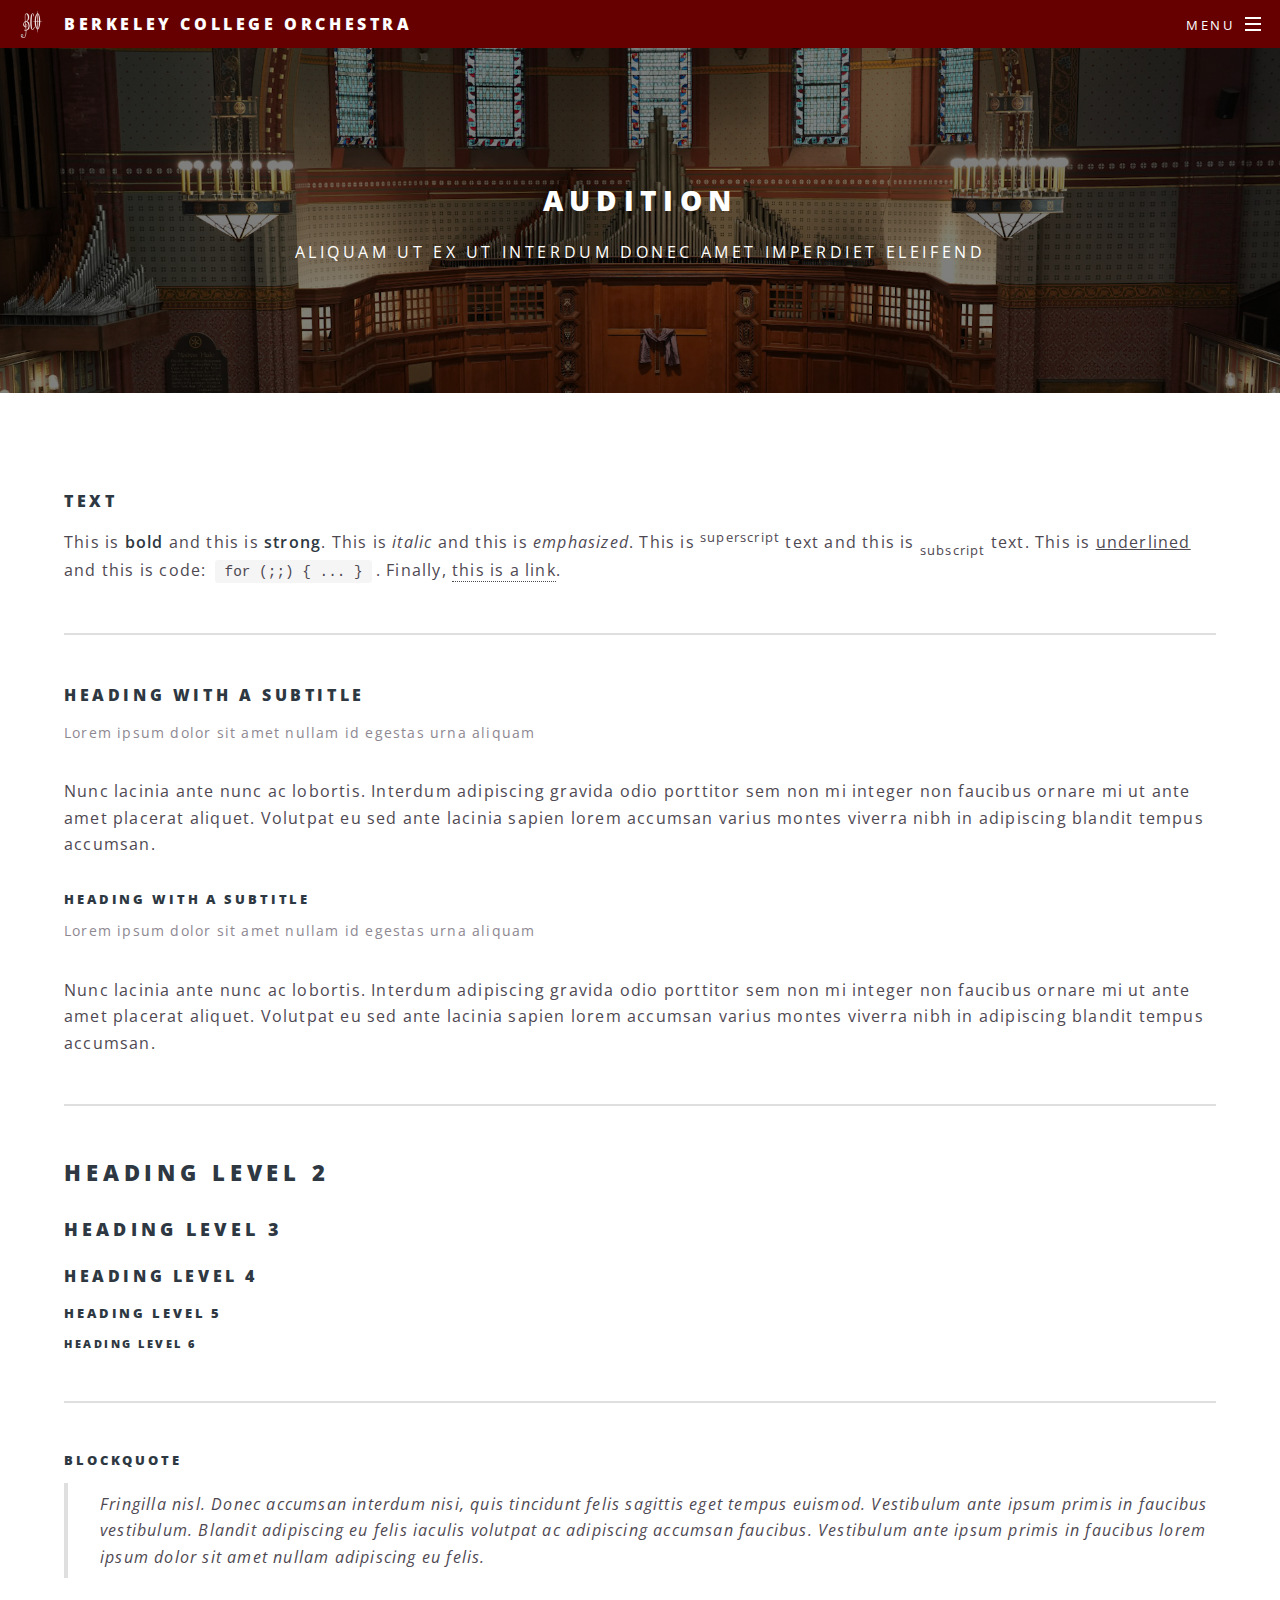
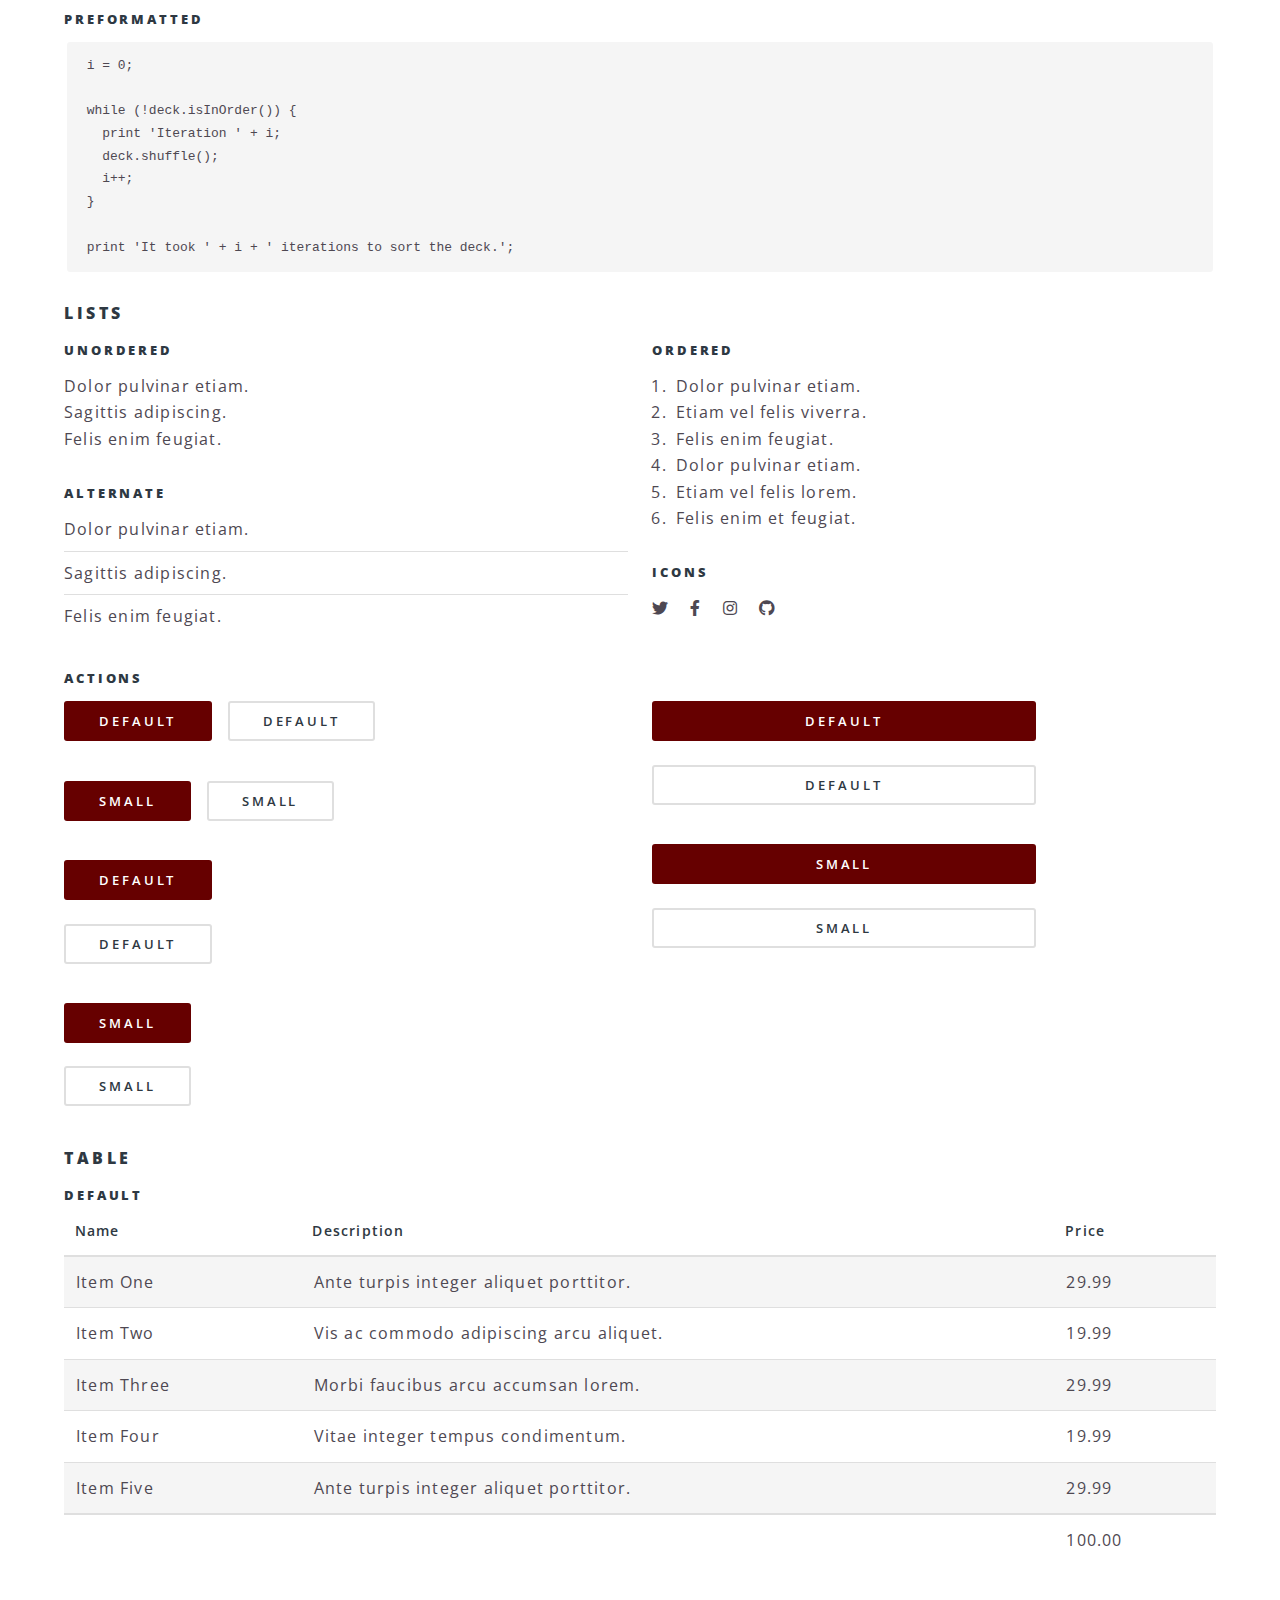
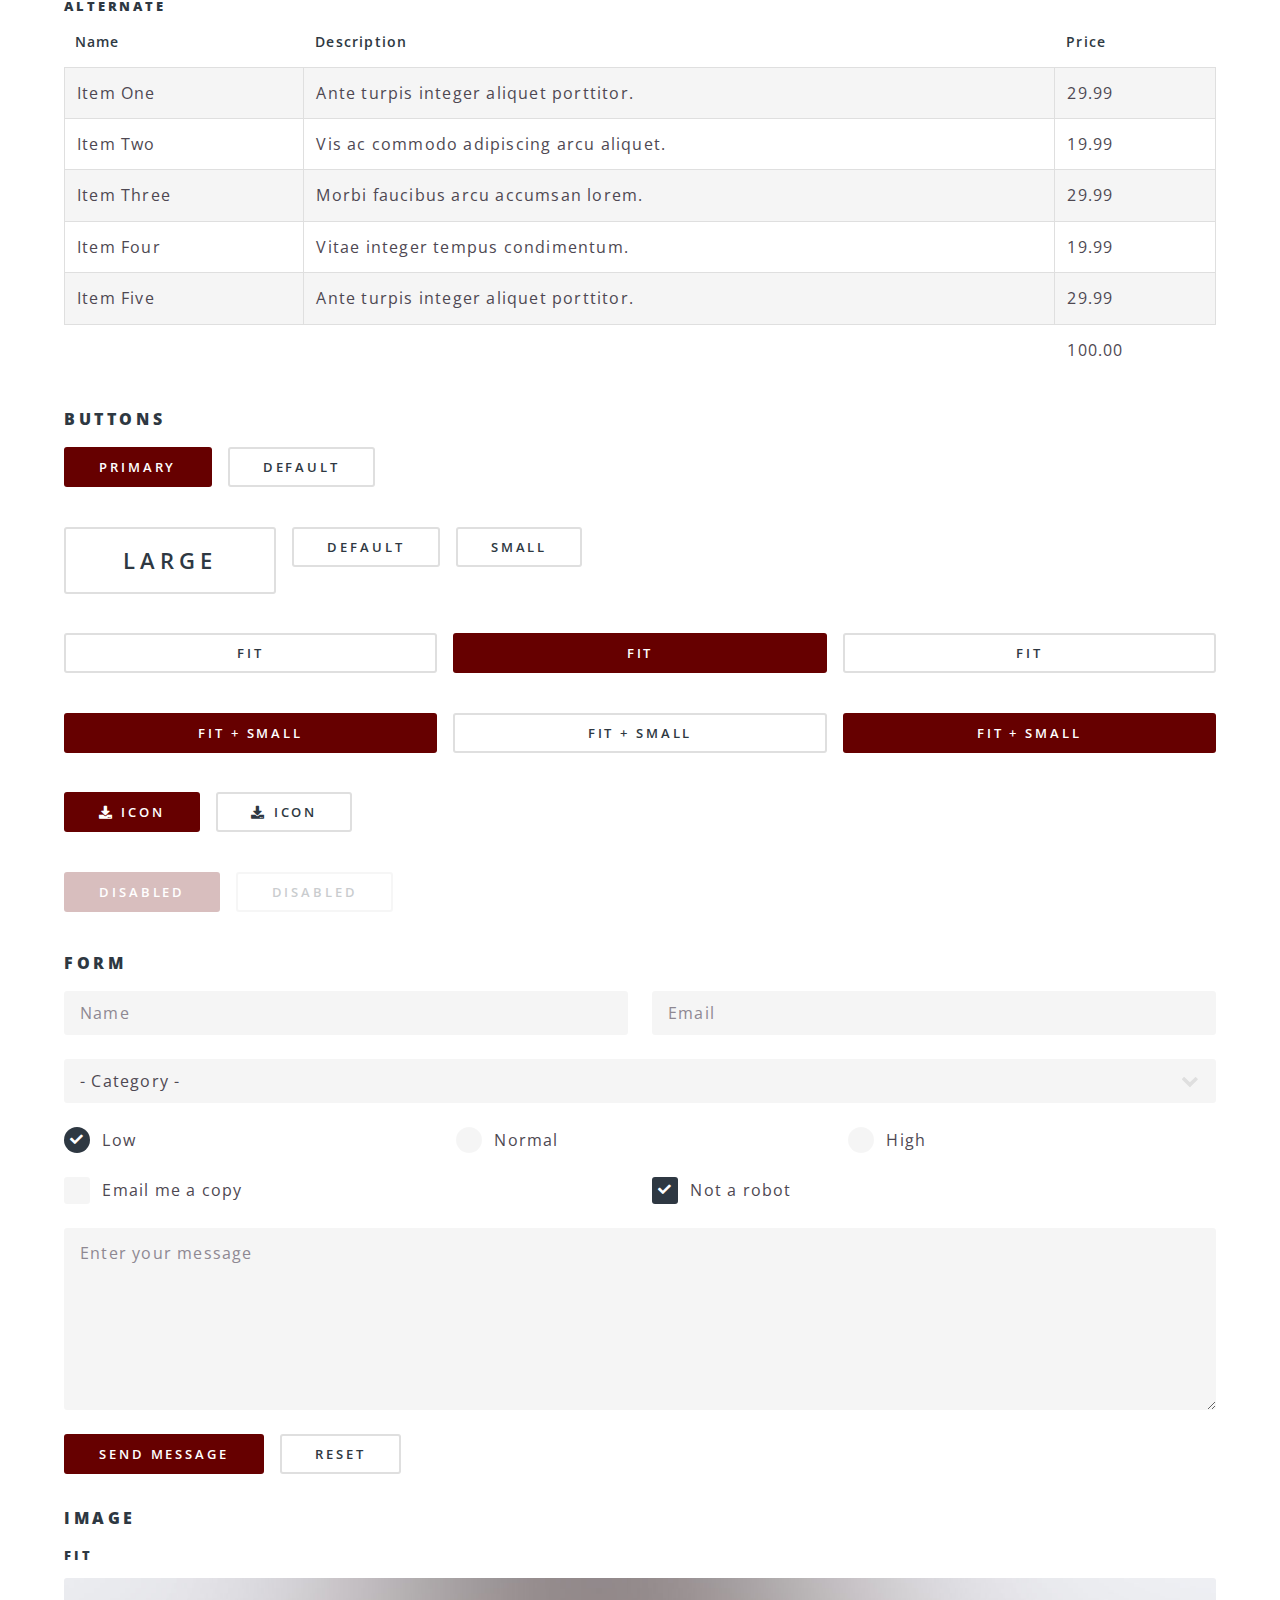
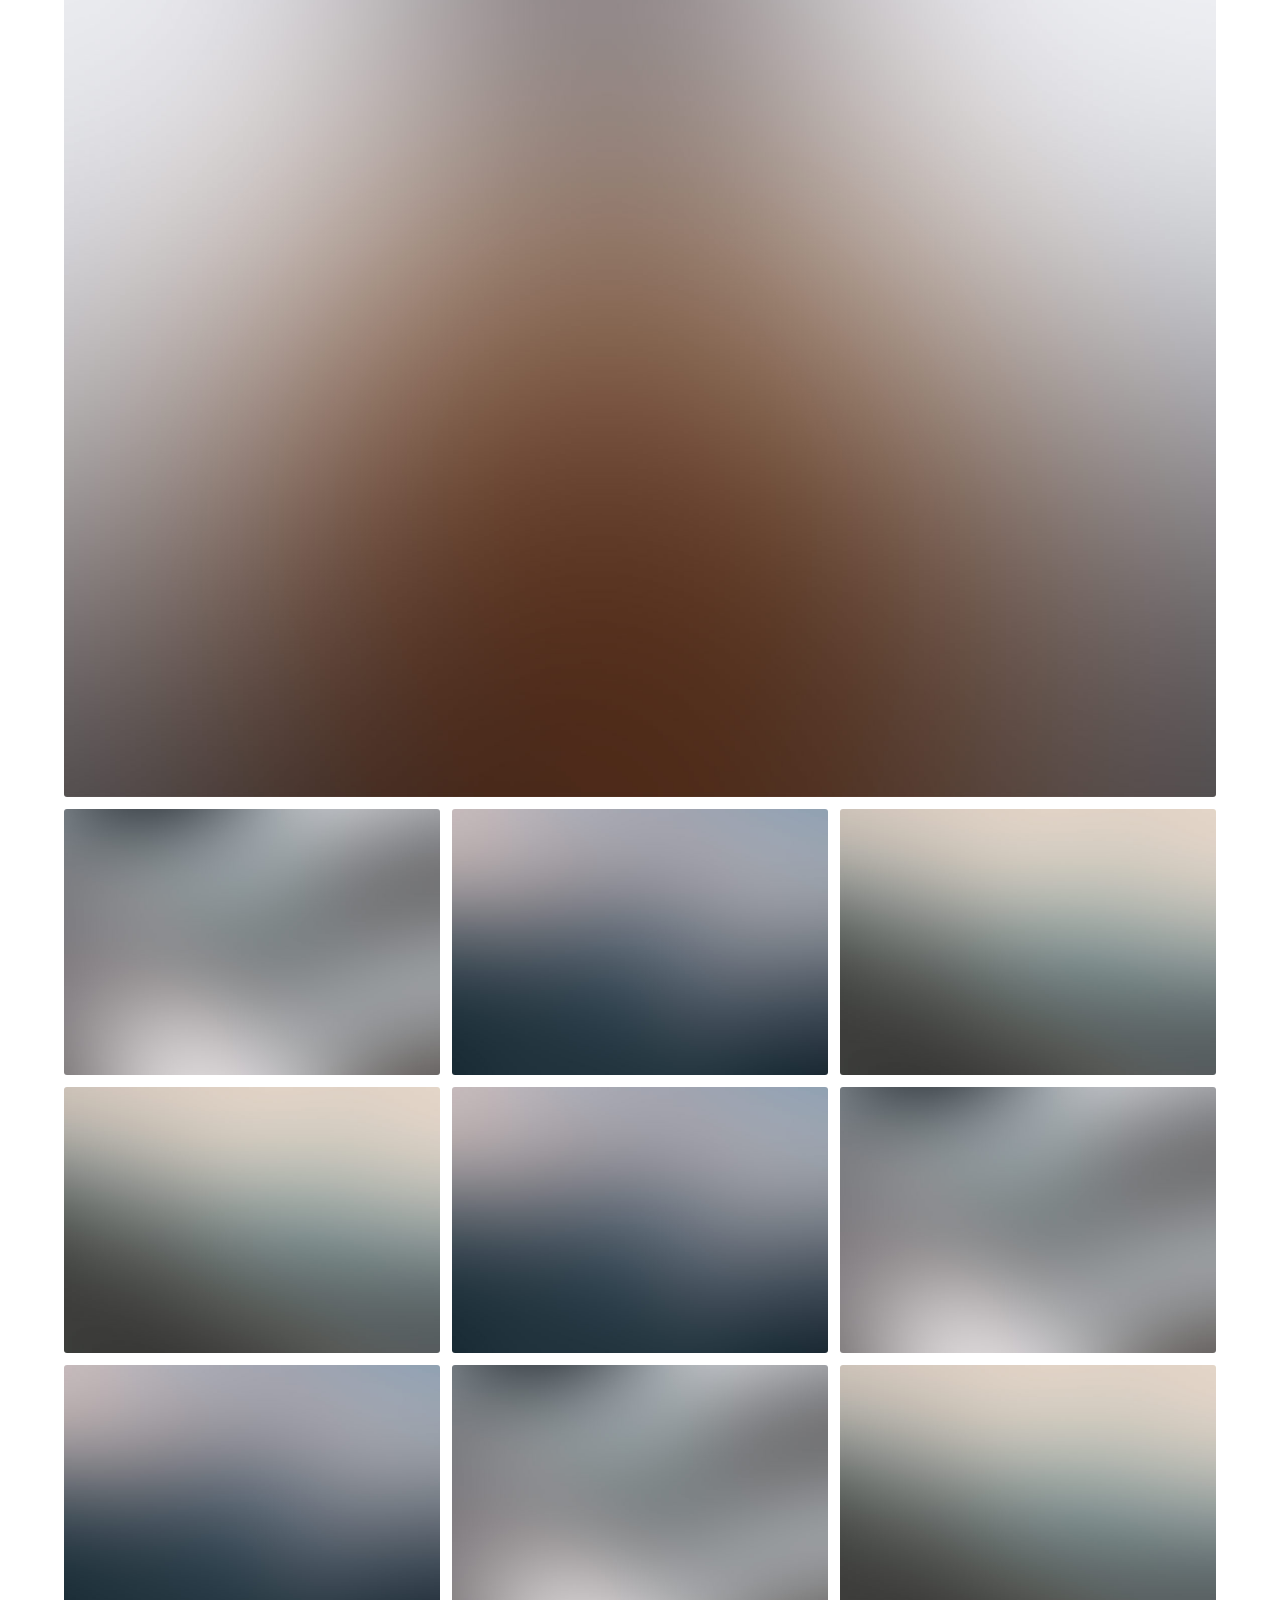
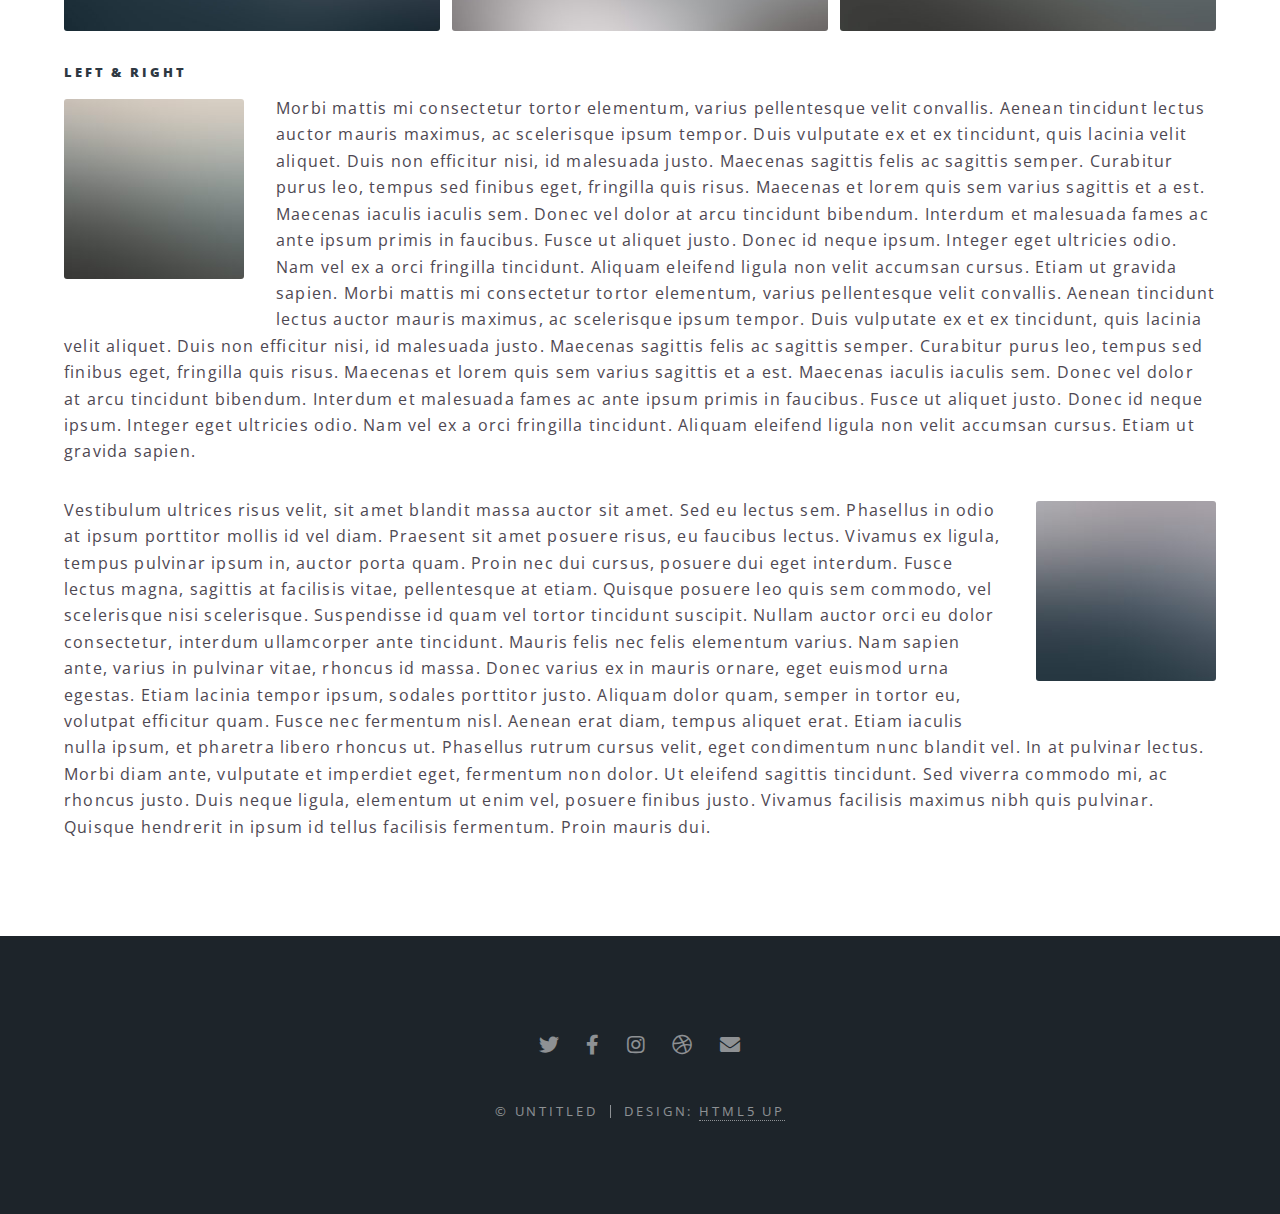
<file: elements.html>
<!DOCTYPE HTML>
<!--
	Spectral by HTML5 UP
	html5up.net | @ajlkn
	Free for personal and commercial use under the CCA 3.0 license (html5up.net/license)
-->
<html>
	<head>
		<title>Elements - Spectral by HTML5 UP</title>
		<meta charset="utf-8" />
		<meta name="viewport" content="width=device-width, initial-scale=1, user-scalable=no" />
		<link rel="stylesheet" href="assets/css/main.css" />
		<noscript><link rel="stylesheet" href="assets/css/noscript.css" /></noscript>
	</head>
	<body class="is-preload">

		<!-- Page Wrapper -->
			<div id="page-wrapper">

				<!-- Header -->
					<header id="header">
						<h1><a href="index.html"><img class="logo" src="images/logo_processed.png"></a>
							<a href="index.html">Berkeley College Orchestra</a></h1>
						<nav id="nav">
							<ul>
								<li class="special">
									<a href="#menu" class="menuToggle"><span>Menu</span></a>
									<div id="menu">
										<ul>
											<li><a href="index.html">Home</a></li>
											<li><a href="about.html">About</a></li>
											<li><a href="members.html">Members</a></li>
											<li><a href="join.html">Join</a></li>
											<li><a href="elements.html">Elements</a></li>
										</ul>
									</div>
								</li>
							</ul>
						</nav>
					</header>

				<!-- Main -->
					<article id="main">
						<header>
							<h2>Audition</h2>
							<p>Aliquam ut ex ut interdum donec amet imperdiet eleifend</p>
						</header>
						<section class="wrapper style5">
							<div class="inner">

								<section>
									<h4>Text</h4>
									<p>This is <b>bold</b> and this is <strong>strong</strong>. This is <i>italic</i> and this is <em>emphasized</em>.
									This is <sup>superscript</sup> text and this is <sub>subscript</sub> text.
									This is <u>underlined</u> and this is code: <code>for (;;) { ... }</code>. Finally, <a href="#">this is a link</a>.</p>
									<hr />
									<header>
										<h4>Heading with a Subtitle</h4>
										<p>Lorem ipsum dolor sit amet nullam id egestas urna aliquam</p>
									</header>
									<p>Nunc lacinia ante nunc ac lobortis. Interdum adipiscing gravida odio porttitor sem non mi integer non faucibus ornare mi ut ante amet placerat aliquet. Volutpat eu sed ante lacinia sapien lorem accumsan varius montes viverra nibh in adipiscing blandit tempus accumsan.</p>
									<header>
										<h5>Heading with a Subtitle</h5>
										<p>Lorem ipsum dolor sit amet nullam id egestas urna aliquam</p>
									</header>
									<p>Nunc lacinia ante nunc ac lobortis. Interdum adipiscing gravida odio porttitor sem non mi integer non faucibus ornare mi ut ante amet placerat aliquet. Volutpat eu sed ante lacinia sapien lorem accumsan varius montes viverra nibh in adipiscing blandit tempus accumsan.</p>
									<hr />
									<h2>Heading Level 2</h2>
									<h3>Heading Level 3</h3>
									<h4>Heading Level 4</h4>
									<h5>Heading Level 5</h5>
									<h6>Heading Level 6</h6>
									<hr />
									<h5>Blockquote</h5>
									<blockquote>Fringilla nisl. Donec accumsan interdum nisi, quis tincidunt felis sagittis eget tempus euismod. Vestibulum ante ipsum primis in faucibus vestibulum. Blandit adipiscing eu felis iaculis volutpat ac adipiscing accumsan faucibus. Vestibulum ante ipsum primis in faucibus lorem ipsum dolor sit amet nullam adipiscing eu felis.</blockquote>
									<h5>Preformatted</h5>
									<pre><code>i = 0;

while (!deck.isInOrder()) {
  print 'Iteration ' + i;
  deck.shuffle();
  i++;
}

print 'It took ' + i + ' iterations to sort the deck.';</code></pre>
								</section>

								<section>
									<h4>Lists</h4>
									<div class="row">
										<div class="col-6 col-12-medium">
											<h5>Unordered</h5>
											<ul>
												<li>Dolor pulvinar etiam.</li>
												<li>Sagittis adipiscing.</li>
												<li>Felis enim feugiat.</li>
											</ul>
											<h5>Alternate</h5>
											<ul class="alt">
												<li>Dolor pulvinar etiam.</li>
												<li>Sagittis adipiscing.</li>
												<li>Felis enim feugiat.</li>
											</ul>
										</div>
										<div class="col-6 col-12-medium">
											<h5>Ordered</h5>
											<ol>
												<li>Dolor pulvinar etiam.</li>
												<li>Etiam vel felis viverra.</li>
												<li>Felis enim feugiat.</li>
												<li>Dolor pulvinar etiam.</li>
												<li>Etiam vel felis lorem.</li>
												<li>Felis enim et feugiat.</li>
											</ol>
											<h5>Icons</h5>
											<ul class="icons">
												<li><a href="#" class="icon brands fa-twitter"><span class="label">Twitter</span></a></li>
												<li><a href="#" class="icon brands fa-facebook-f"><span class="label">Facebook</span></a></li>
												<li><a href="#" class="icon brands fa-instagram"><span class="label">Instagram</span></a></li>
												<li><a href="#" class="icon brands fa-github"><span class="label">Github</span></a></li>
											</ul>
										</div>
									</div>
									<h5>Actions</h5>
									<div class="row">
										<div class="col-6 col-12-medium">
											<ul class="actions">
												<li><a href="#" class="button primary">Default</a></li>
												<li><a href="#" class="button">Default</a></li>
											</ul>
											<ul class="actions small">
												<li><a href="#" class="button primary small">Small</a></li>
												<li><a href="#" class="button small">Small</a></li>
											</ul>
											<ul class="actions stacked">
												<li><a href="#" class="button primary">Default</a></li>
												<li><a href="#" class="button">Default</a></li>
											</ul>
											<ul class="actions stacked">
												<li><a href="#" class="button primary small">Small</a></li>
												<li><a href="#" class="button small">Small</a></li>
											</ul>
										</div>
										<div class="col-6 col-12-medium">
											<ul class="actions stacked">
												<li><a href="#" class="button primary fit">Default</a></li>
												<li><a href="#" class="button fit">Default</a></li>
											</ul>
											<ul class="actions stacked">
												<li><a href="#" class="button primary small fit">Small</a></li>
												<li><a href="#" class="button small fit">Small</a></li>
											</ul>
										</div>
									</div>
								</section>

								<section>
									<h4>Table</h4>
									<h5>Default</h5>
									<div class="table-wrapper">
										<table>
											<thead>
												<tr>
													<th>Name</th>
													<th>Description</th>
													<th>Price</th>
												</tr>
											</thead>
											<tbody>
												<tr>
													<td>Item One</td>
													<td>Ante turpis integer aliquet porttitor.</td>
													<td>29.99</td>
												</tr>
												<tr>
													<td>Item Two</td>
													<td>Vis ac commodo adipiscing arcu aliquet.</td>
													<td>19.99</td>
												</tr>
												<tr>
													<td>Item Three</td>
													<td> Morbi faucibus arcu accumsan lorem.</td>
													<td>29.99</td>
												</tr>
												<tr>
													<td>Item Four</td>
													<td>Vitae integer tempus condimentum.</td>
													<td>19.99</td>
												</tr>
												<tr>
													<td>Item Five</td>
													<td>Ante turpis integer aliquet porttitor.</td>
													<td>29.99</td>
												</tr>
											</tbody>
											<tfoot>
												<tr>
													<td colspan="2"></td>
													<td>100.00</td>
												</tr>
											</tfoot>
										</table>
									</div>

									<h5>Alternate</h5>
									<div class="table-wrapper">
										<table class="alt">
											<thead>
												<tr>
													<th>Name</th>
													<th>Description</th>
													<th>Price</th>
												</tr>
											</thead>
											<tbody>
												<tr>
													<td>Item One</td>
													<td>Ante turpis integer aliquet porttitor.</td>
													<td>29.99</td>
												</tr>
												<tr>
													<td>Item Two</td>
													<td>Vis ac commodo adipiscing arcu aliquet.</td>
													<td>19.99</td>
												</tr>
												<tr>
													<td>Item Three</td>
													<td> Morbi faucibus arcu accumsan lorem.</td>
													<td>29.99</td>
												</tr>
												<tr>
													<td>Item Four</td>
													<td>Vitae integer tempus condimentum.</td>
													<td>19.99</td>
												</tr>
												<tr>
													<td>Item Five</td>
													<td>Ante turpis integer aliquet porttitor.</td>
													<td>29.99</td>
												</tr>
											</tbody>
											<tfoot>
												<tr>
													<td colspan="2"></td>
													<td>100.00</td>
												</tr>
											</tfoot>
										</table>
									</div>
								</section>

								<section>
									<h4>Buttons</h4>
									<ul class="actions">
										<li><a href="#" class="button primary">Primary</a></li>
										<li><a href="#" class="button">Default</a></li>
									</ul>
									<ul class="actions">
										<li><a href="#" class="button large">Large</a></li>
										<li><a href="#" class="button">Default</a></li>
										<li><a href="#" class="button small">Small</a></li>
									</ul>
									<ul class="actions fit">
										<li><a href="#" class="button fit">Fit</a></li>
										<li><a href="#" class="button primary fit">Fit</a></li>
										<li><a href="#" class="button fit">Fit</a></li>
									</ul>
									<ul class="actions fit small">
										<li><a href="#" class="button primary fit small">Fit + Small</a></li>
										<li><a href="#" class="button fit small">Fit + Small</a></li>
										<li><a href="#" class="button primary fit small">Fit + Small</a></li>
									</ul>
									<ul class="actions">
										<li><a href="#" class="button primary icon solid fa-download">Icon</a></li>
										<li><a href="#" class="button icon solid fa-download">Icon</a></li>
									</ul>
									<ul class="actions">
										<li><span class="button primary disabled">Disabled</span></li>
										<li><span class="button disabled">Disabled</span></li>
									</ul>
								</section>

								<section>
									<h4>Form</h4>
									<form method="post" action="#">
										<div class="row gtr-uniform">
											<div class="col-6 col-12-xsmall">
												<input type="text" name="demo-name" id="demo-name" value="" placeholder="Name" />
											</div>
											<div class="col-6 col-12-xsmall">
												<input type="email" name="demo-email" id="demo-email" value="" placeholder="Email" />
											</div>
											<div class="col-12">
												<select name="demo-category" id="demo-category">
													<option value="">- Category -</option>
													<option value="1">Manufacturing</option>
													<option value="1">Shipping</option>
													<option value="1">Administration</option>
													<option value="1">Human Resources</option>
												</select>
											</div>
											<div class="col-4 col-12-small">
												<input type="radio" id="demo-priority-low" name="demo-priority" checked>
												<label for="demo-priority-low">Low</label>
											</div>
											<div class="col-4 col-12-small">
												<input type="radio" id="demo-priority-normal" name="demo-priority">
												<label for="demo-priority-normal">Normal</label>
											</div>
											<div class="col-4 col-12-small">
												<input type="radio" id="demo-priority-high" name="demo-priority">
												<label for="demo-priority-high">High</label>
											</div>
											<div class="col-6 col-12-small">
												<input type="checkbox" id="demo-copy" name="demo-copy">
												<label for="demo-copy">Email me a copy</label>
											</div>
											<div class="col-6 col-12-small">
												<input type="checkbox" id="demo-human" name="demo-human" checked>
												<label for="demo-human">Not a robot</label>
											</div>
											<div class="col-12">
												<textarea name="demo-message" id="demo-message" placeholder="Enter your message" rows="6"></textarea>
											</div>
											<div class="col-12">
												<ul class="actions">
													<li><input type="submit" value="Send Message" class="primary" /></li>
													<li><input type="reset" value="Reset" /></li>
												</ul>
											</div>
										</div>
									</form>
								</section>

								<section>
									<h4>Image</h4>
									<h5>Fit</h5>
									<div class="box alt">
										<div class="row gtr-50 gtr-uniform">
											<div class="col-12"><span class="image fit"><img src="images/banner.jpg" alt="" /></span></div>
											<div class="col-4"><span class="image fit"><img src="images/pic01.jpg" alt="" /></span></div>
											<div class="col-4"><span class="image fit"><img src="images/pic02.jpg" alt="" /></span></div>
											<div class="col-4"><span class="image fit"><img src="images/pic03.jpg" alt="" /></span></div>
											<div class="col-4"><span class="image fit"><img src="images/pic03.jpg" alt="" /></span></div>
											<div class="col-4"><span class="image fit"><img src="images/pic02.jpg" alt="" /></span></div>
											<div class="col-4"><span class="image fit"><img src="images/pic01.jpg" alt="" /></span></div>
											<div class="col-4"><span class="image fit"><img src="images/pic02.jpg" alt="" /></span></div>
											<div class="col-4"><span class="image fit"><img src="images/pic01.jpg" alt="" /></span></div>
											<div class="col-4"><span class="image fit"><img src="images/pic03.jpg" alt="" /></span></div>
										</div>
									</div>
									<h5>Left &amp; Right</h5>
									<p><span class="image left"><img src="images/pic04.jpg" alt="" /></span>Morbi mattis mi consectetur tortor elementum, varius pellentesque velit convallis. Aenean tincidunt lectus auctor mauris maximus, ac scelerisque ipsum tempor. Duis vulputate ex et ex tincidunt, quis lacinia velit aliquet. Duis non efficitur nisi, id malesuada justo. Maecenas sagittis felis ac sagittis semper. Curabitur purus leo, tempus sed finibus eget, fringilla quis risus. Maecenas et lorem quis sem varius sagittis et a est. Maecenas iaculis iaculis sem. Donec vel dolor at arcu tincidunt bibendum. Interdum et malesuada fames ac ante ipsum primis in faucibus. Fusce ut aliquet justo. Donec id neque ipsum. Integer eget ultricies odio. Nam vel ex a orci fringilla tincidunt. Aliquam eleifend ligula non velit accumsan cursus. Etiam ut gravida sapien. Morbi mattis mi consectetur tortor elementum, varius pellentesque velit convallis. Aenean tincidunt lectus auctor mauris maximus, ac scelerisque ipsum tempor. Duis vulputate ex et ex tincidunt, quis lacinia velit aliquet. Duis non efficitur nisi, id malesuada justo. Maecenas sagittis felis ac sagittis semper. Curabitur purus leo, tempus sed finibus eget, fringilla quis risus. Maecenas et lorem quis sem varius sagittis et a est. Maecenas iaculis iaculis sem. Donec vel dolor at arcu tincidunt bibendum. Interdum et malesuada fames ac ante ipsum primis in faucibus. Fusce ut aliquet justo. Donec id neque ipsum. Integer eget ultricies odio. Nam vel ex a orci fringilla tincidunt. Aliquam eleifend ligula non velit accumsan cursus. Etiam ut gravida sapien.</p>
									<p><span class="image right"><img src="images/pic05.jpg" alt="" /></span>Vestibulum ultrices risus velit, sit amet blandit massa auctor sit amet. Sed eu lectus sem. Phasellus in odio at ipsum porttitor mollis id vel diam. Praesent sit amet posuere risus, eu faucibus lectus. Vivamus ex ligula, tempus pulvinar ipsum in, auctor porta quam. Proin nec dui cursus, posuere dui eget interdum. Fusce lectus magna, sagittis at facilisis vitae, pellentesque at etiam. Quisque posuere leo quis sem commodo, vel scelerisque nisi scelerisque. Suspendisse id quam vel tortor tincidunt suscipit. Nullam auctor orci eu dolor consectetur, interdum ullamcorper ante tincidunt. Mauris felis nec felis elementum varius. Nam sapien ante, varius in pulvinar vitae, rhoncus id massa. Donec varius ex in mauris ornare, eget euismod urna egestas. Etiam lacinia tempor ipsum, sodales porttitor justo. Aliquam dolor quam, semper in tortor eu, volutpat efficitur quam. Fusce nec fermentum nisl. Aenean erat diam, tempus aliquet erat. Etiam iaculis nulla ipsum, et pharetra libero rhoncus ut. Phasellus rutrum cursus velit, eget condimentum nunc blandit vel. In at pulvinar lectus. Morbi diam ante, vulputate et imperdiet eget, fermentum non dolor. Ut eleifend sagittis tincidunt. Sed viverra commodo mi, ac rhoncus justo. Duis neque ligula, elementum ut enim vel, posuere finibus justo. Vivamus facilisis maximus nibh quis pulvinar. Quisque hendrerit in ipsum id tellus facilisis fermentum. Proin mauris dui.</p>
								</section>

							</div>
						</section>
					</article>

				<!-- Footer -->
					<footer id="footer">
						<ul class="icons">
							<li><a href="#" class="icon brands fa-twitter"><span class="label">Twitter</span></a></li>
							<li><a href="#" class="icon brands fa-facebook-f"><span class="label">Facebook</span></a></li>
							<li><a href="#" class="icon brands fa-instagram"><span class="label">Instagram</span></a></li>
							<li><a href="#" class="icon brands fa-dribbble"><span class="label">Dribbble</span></a></li>
							<li><a href="#" class="icon solid fa-envelope"><span class="label">Email</span></a></li>
						</ul>
						<ul class="copyright">
							<li>&copy; Untitled</li><li>Design: <a href="http://html5up.net">HTML5 UP</a></li>
						</ul>
					</footer>

			</div>

		<!-- Scripts -->
			<script src="assets/js/jquery.min.js"></script>
			<script src="assets/js/jquery.scrollex.min.js"></script>
			<script src="assets/js/jquery.scrolly.min.js"></script>
			<script src="assets/js/browser.min.js"></script>
			<script src="assets/js/breakpoints.min.js"></script>
			<script src="assets/js/util.js"></script>
			<script src="assets/js/main.js"></script>

	</body>
</html>
</file>
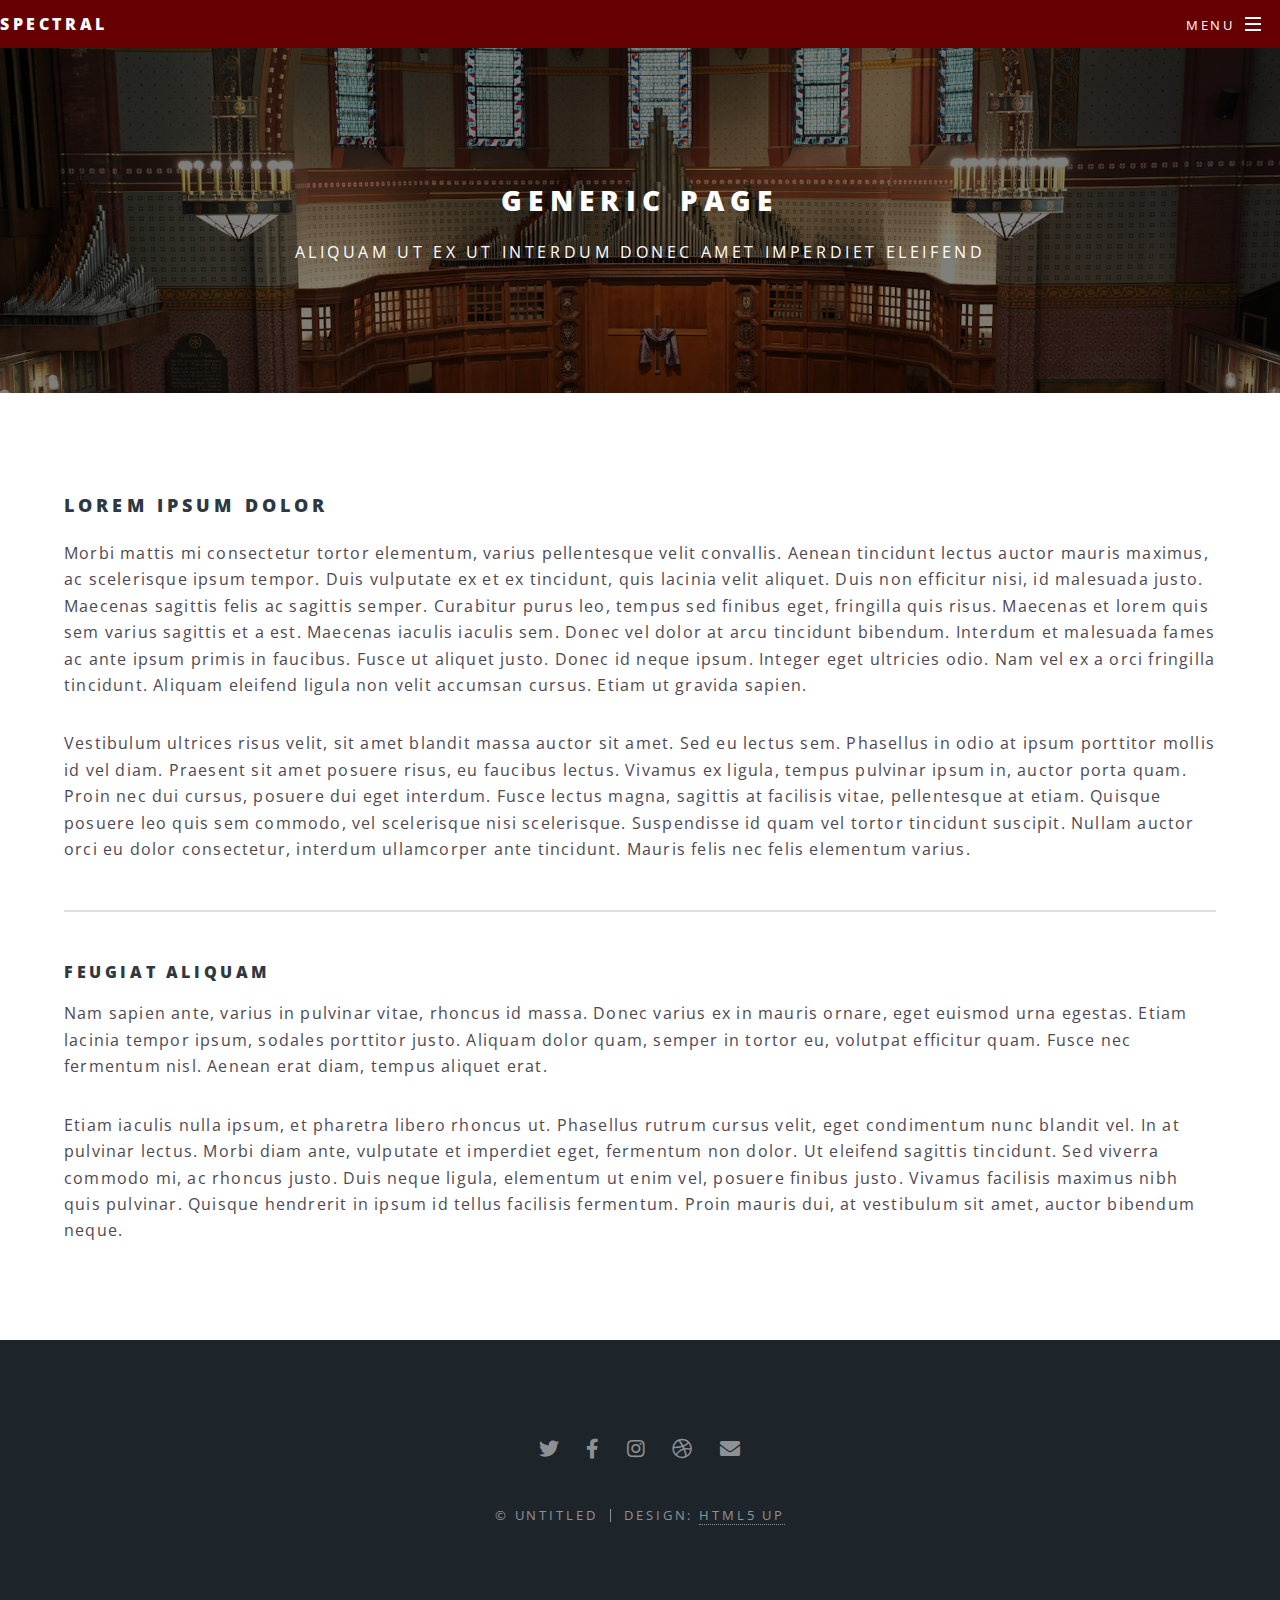
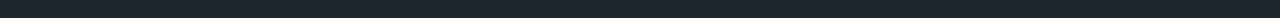
<file: generic.html>
<!DOCTYPE HTML>
<!--
	Spectral by HTML5 UP
	html5up.net | @ajlkn
	Free for personal and commercial use under the CCA 3.0 license (html5up.net/license)
-->
<html>
	<head>
		<title>Generic - Spectral by HTML5 UP</title>
		<meta charset="utf-8" />
		<meta name="viewport" content="width=device-width, initial-scale=1, user-scalable=no" />
		<link rel="stylesheet" href="assets/css/main.css" />
		<noscript><link rel="stylesheet" href="assets/css/noscript.css" /></noscript>
	</head>
	<body class="is-preload">

		<!-- Page Wrapper -->
			<div id="page-wrapper">

				<!-- Header -->
					<header id="header">
						<h1><a href="index.html">Spectral</a></h1>
						<nav id="nav">
							<ul>
								<li class="special">
									<a href="#menu" class="menuToggle"><span>Menu</span></a>
									<div id="menu">
										<ul>
											<li><a href="index.html">Home</a></li>
											<li><a href="generic.html">Generic</a></li>
											<li><a href="elements.html">Elements</a></li>
											<li><a href="#">Sign Up</a></li>
											<li><a href="#">Log In</a></li>
										</ul>
									</div>
								</li>
							</ul>
						</nav>
					</header>

				<!-- Main -->
					<article id="main">
						<header>
							<h2>Generic Page</h2>
							<p>Aliquam ut ex ut interdum donec amet imperdiet eleifend</p>
						</header>
						<section class="wrapper style5">
							<div class="inner">

								<h3>Lorem ipsum dolor</h3>
								<p>Morbi mattis mi consectetur tortor elementum, varius pellentesque velit convallis. Aenean tincidunt lectus auctor mauris maximus, ac scelerisque ipsum tempor. Duis vulputate ex et ex tincidunt, quis lacinia velit aliquet. Duis non efficitur nisi, id malesuada justo. Maecenas sagittis felis ac sagittis semper. Curabitur purus leo, tempus sed finibus eget, fringilla quis risus. Maecenas et lorem quis sem varius sagittis et a est. Maecenas iaculis iaculis sem. Donec vel dolor at arcu tincidunt bibendum. Interdum et malesuada fames ac ante ipsum primis in faucibus. Fusce ut aliquet justo. Donec id neque ipsum. Integer eget ultricies odio. Nam vel ex a orci fringilla tincidunt. Aliquam eleifend ligula non velit accumsan cursus. Etiam ut gravida sapien.</p>

								<p>Vestibulum ultrices risus velit, sit amet blandit massa auctor sit amet. Sed eu lectus sem. Phasellus in odio at ipsum porttitor mollis id vel diam. Praesent sit amet posuere risus, eu faucibus lectus. Vivamus ex ligula, tempus pulvinar ipsum in, auctor porta quam. Proin nec dui cursus, posuere dui eget interdum. Fusce lectus magna, sagittis at facilisis vitae, pellentesque at etiam. Quisque posuere leo quis sem commodo, vel scelerisque nisi scelerisque. Suspendisse id quam vel tortor tincidunt suscipit. Nullam auctor orci eu dolor consectetur, interdum ullamcorper ante tincidunt. Mauris felis nec felis elementum varius.</p>

								<hr />

								<h4>Feugiat aliquam</h4>
								<p>Nam sapien ante, varius in pulvinar vitae, rhoncus id massa. Donec varius ex in mauris ornare, eget euismod urna egestas. Etiam lacinia tempor ipsum, sodales porttitor justo. Aliquam dolor quam, semper in tortor eu, volutpat efficitur quam. Fusce nec fermentum nisl. Aenean erat diam, tempus aliquet erat.</p>

								<p>Etiam iaculis nulla ipsum, et pharetra libero rhoncus ut. Phasellus rutrum cursus velit, eget condimentum nunc blandit vel. In at pulvinar lectus. Morbi diam ante, vulputate et imperdiet eget, fermentum non dolor. Ut eleifend sagittis tincidunt. Sed viverra commodo mi, ac rhoncus justo. Duis neque ligula, elementum ut enim vel, posuere finibus justo. Vivamus facilisis maximus nibh quis pulvinar. Quisque hendrerit in ipsum id tellus facilisis fermentum. Proin mauris dui, at vestibulum sit amet, auctor bibendum neque.</p>

							</div>
						</section>
					</article>

				<!-- Footer -->
					<footer id="footer">
						<ul class="icons">
							<li><a href="#" class="icon brands fa-twitter"><span class="label">Twitter</span></a></li>
							<li><a href="#" class="icon brands fa-facebook-f"><span class="label">Facebook</span></a></li>
							<li><a href="#" class="icon brands fa-instagram"><span class="label">Instagram</span></a></li>
							<li><a href="#" class="icon brands fa-dribbble"><span class="label">Dribbble</span></a></li>
							<li><a href="#" class="icon solid fa-envelope"><span class="label">Email</span></a></li>
						</ul>
						<ul class="copyright">
							<li>&copy; Untitled</li><li>Design: <a href="http://html5up.net">HTML5 UP</a></li>
						</ul>
					</footer>

			</div>

		<!-- Scripts -->
			<script src="assets/js/jquery.min.js"></script>
			<script src="assets/js/jquery.scrollex.min.js"></script>
			<script src="assets/js/jquery.scrolly.min.js"></script>
			<script src="assets/js/browser.min.js"></script>
			<script src="assets/js/breakpoints.min.js"></script>
			<script src="assets/js/util.js"></script>
			<script src="assets/js/main.js"></script>

	</body>
</html>
</file>
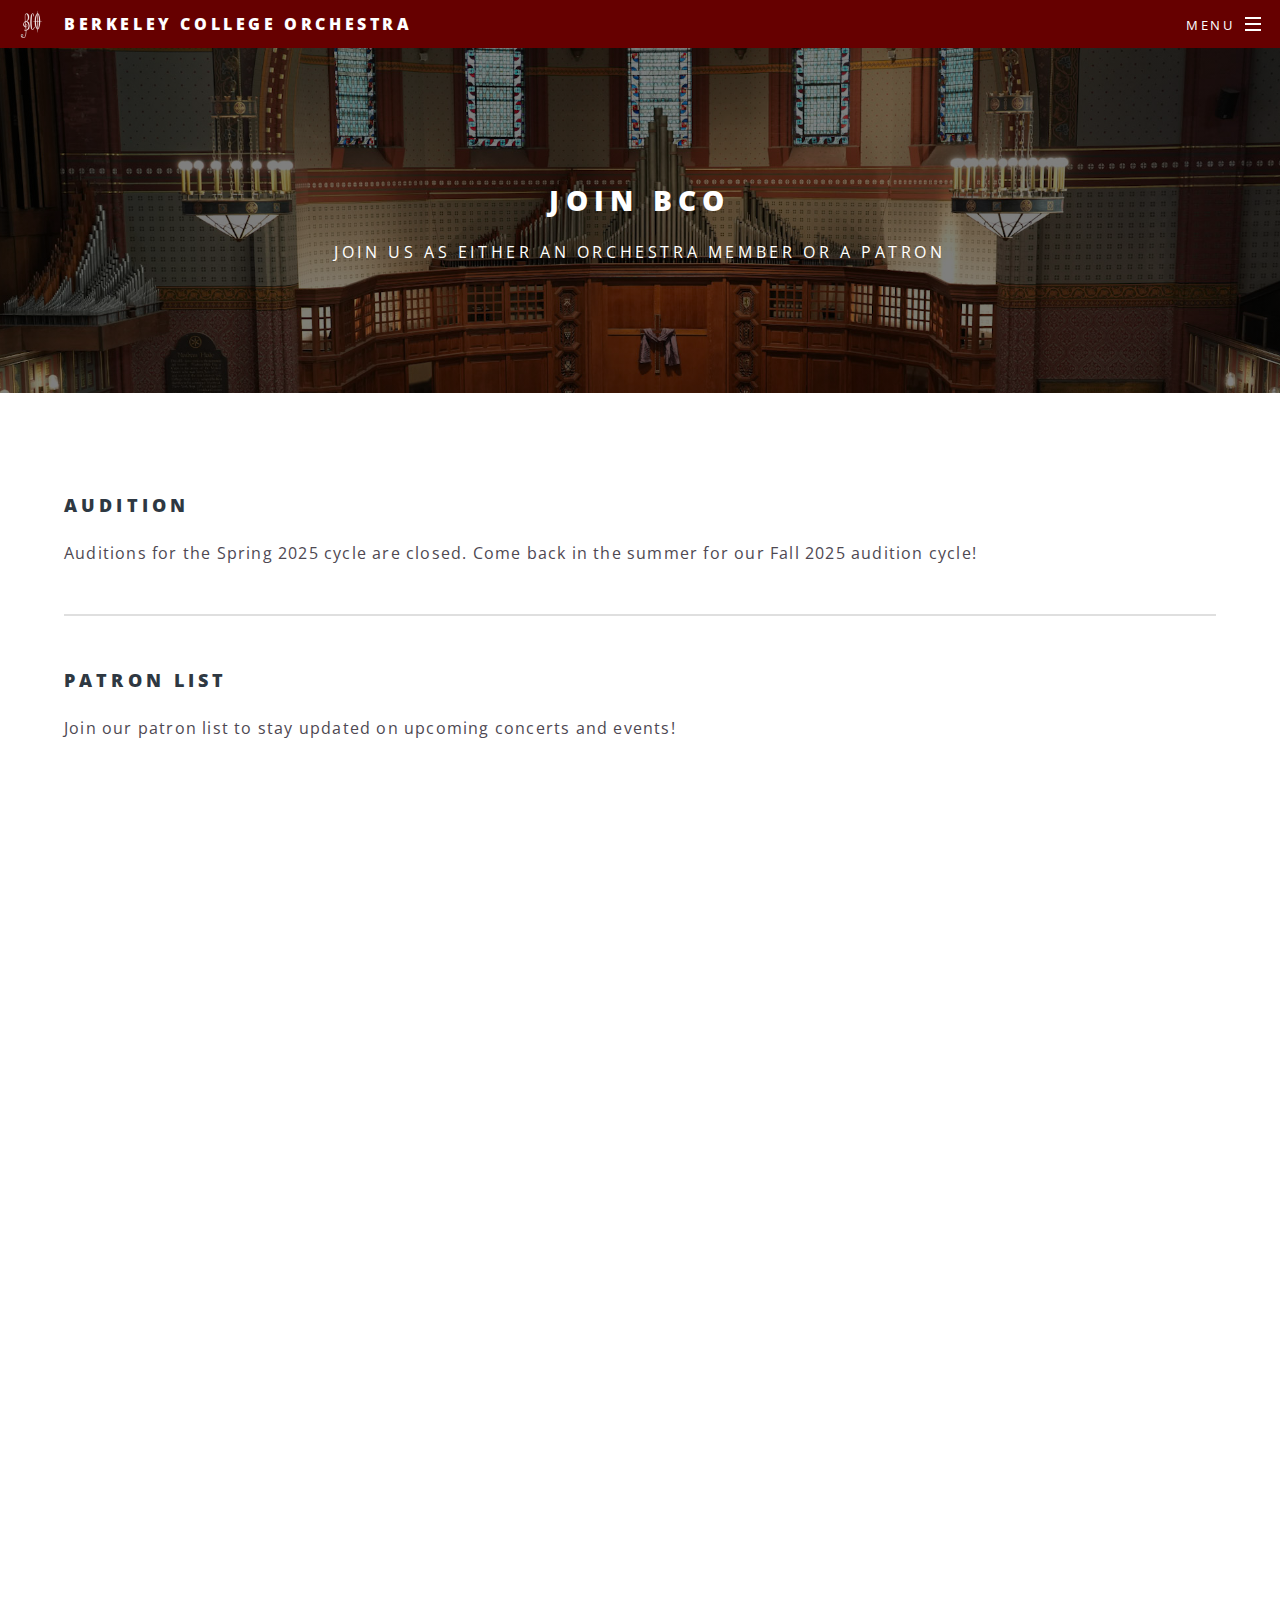
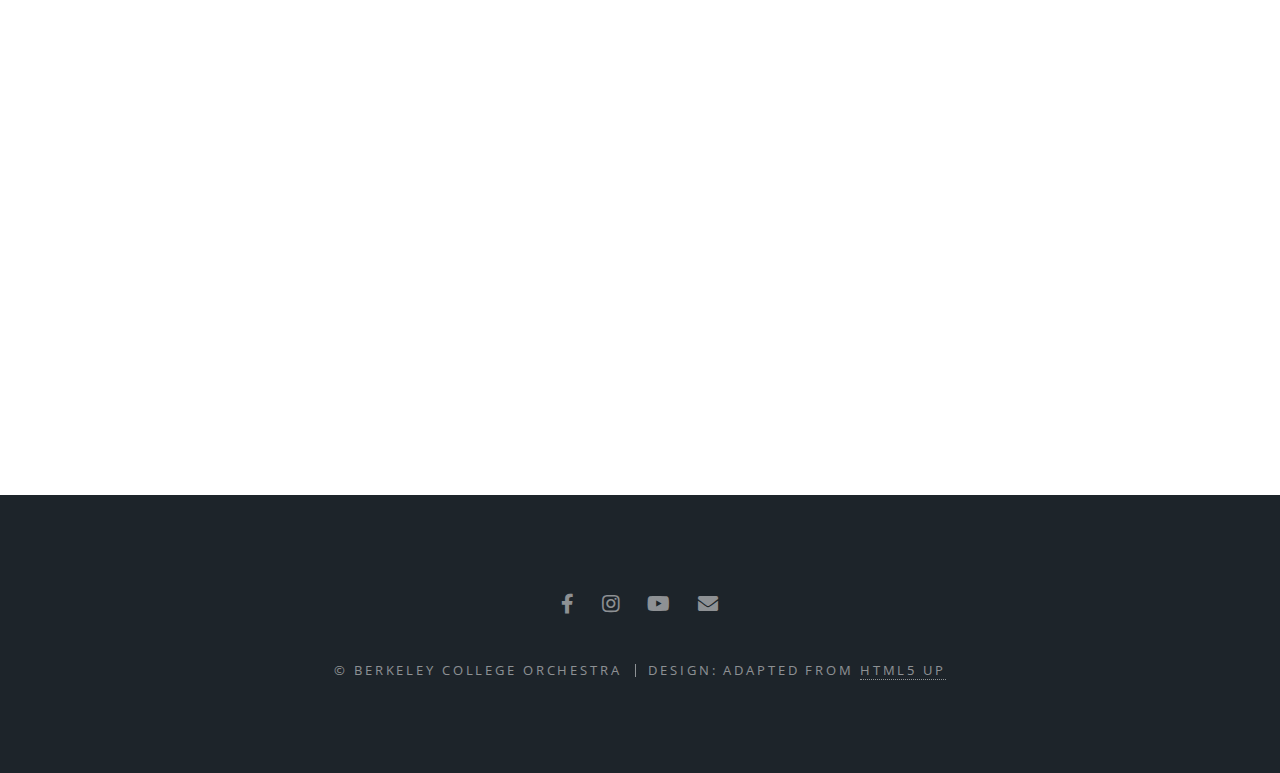
<file: join.html>
<!DOCTYPE HTML>
<!--
	Spectral by HTML5 UP
	html5up.net | @ajlkn
	Free for personal and commercial use under the CCA 3.0 license (html5up.net/license)
-->
<html>
	<head>
		<title>Join BCO</title>
		<meta charset="utf-8" />
		<meta name="viewport" content="width=device-width, initial-scale=1, user-scalable=no" />
		<link rel="stylesheet" href="assets/css/main.css" />
		<noscript><link rel="stylesheet" href="assets/css/noscript.css" /></noscript>
	</head>
	<body class="is-preload">

		<!-- Page Wrapper -->
			<div id="page-wrapper">

				<!-- Header -->
					<header id="header">
						<h1><a href="index.html"><img class="logo" src="images/logo_processed.png"></a>
							<a href="index.html">Berkeley College Orchestra</a></h1>
						<nav id="nav">
							<ul>
								<li class="special">
									<a href="#menu" class="menuToggle"><span>Menu</span></a>
									<div id="menu">
										<ul>
											<li><a href="index.html">Home</a></li>
											<li><a href="about.html">About</a></li>
											<li><a href="members.html">Members</a></li>
											<li><a href="join.html">Join</a></li>
											<!-- <li><a href="elements.html">Elements</a></li> -->
										</ul>
									</div>
								</li>
							</ul>
						</nav>
					</header>

				<!-- Main -->
					<article id="main">
						<header>
							<h2>Join BCO</h2>
							<p>Join us as either an orchestra member or a patron</p>
						</header>
						<section class="wrapper style5">
							<div class="inner">

								<h3>Audition</h3>
								<p>Auditions for the Spring 2025 cycle are closed. Come back in the summer for our Fall 2025 audition cycle!</p>

								<hr />

								<h3>Patron List</h3>
								<p>Join our patron list to stay updated on upcoming concerts and events!</p>
								<iframe src="https://docs.google.com/forms/d/e/1FAIpQLSeLR303d_w2kGJiZri4qD5NHxqeIaACPbNzFEnACbkv7TlI0g/viewform?embedded=true" width="100%" height="1250" frameborder="0" marginheight="0" marginwidth="0">Loading…</iframe>

							</div>
						</section>
					</article>

				<!-- Footer -->
					<footer id="footer">
						<ul class="icons">
							<li><a href="https://www.facebook.com/BerkeleyCollegeOrchestra" class="icon brands fa-facebook-f"><span class="label">Facebook</span></a></li>
							<li><a href="https://instagram.com/bco_yale" class="icon brands fa-instagram"><span class="label">Instagram</span></a></li>
							<li><a href="https://www.youtube.com/@berkeleycollegeorchestra8849/featured" class="icon brands fa-youtube"><span class="label">Youtube</span></a></li>
							<li><a href="mailto:auditions.bco@gmail.com" class="icon solid fa-envelope"><span class="label">Email</span></a></li>
						</ul>
						<ul class="copyright">
							<li>&copy; Berkeley College Orchestra</li><li>Design: Adapted from <a href="http://html5up.net">HTML5 UP</a></li>
						</ul>
					</footer>

			</div>

		<!-- Scripts -->
			<script src="assets/js/jquery.min.js"></script>
			<script src="assets/js/jquery.scrollex.min.js"></script>
			<script src="assets/js/jquery.scrolly.min.js"></script>
			<script src="assets/js/browser.min.js"></script>
			<script src="assets/js/breakpoints.min.js"></script>
			<script src="assets/js/util.js"></script>
			<script src="assets/js/main.js"></script>

	</body>
</html>
</file>
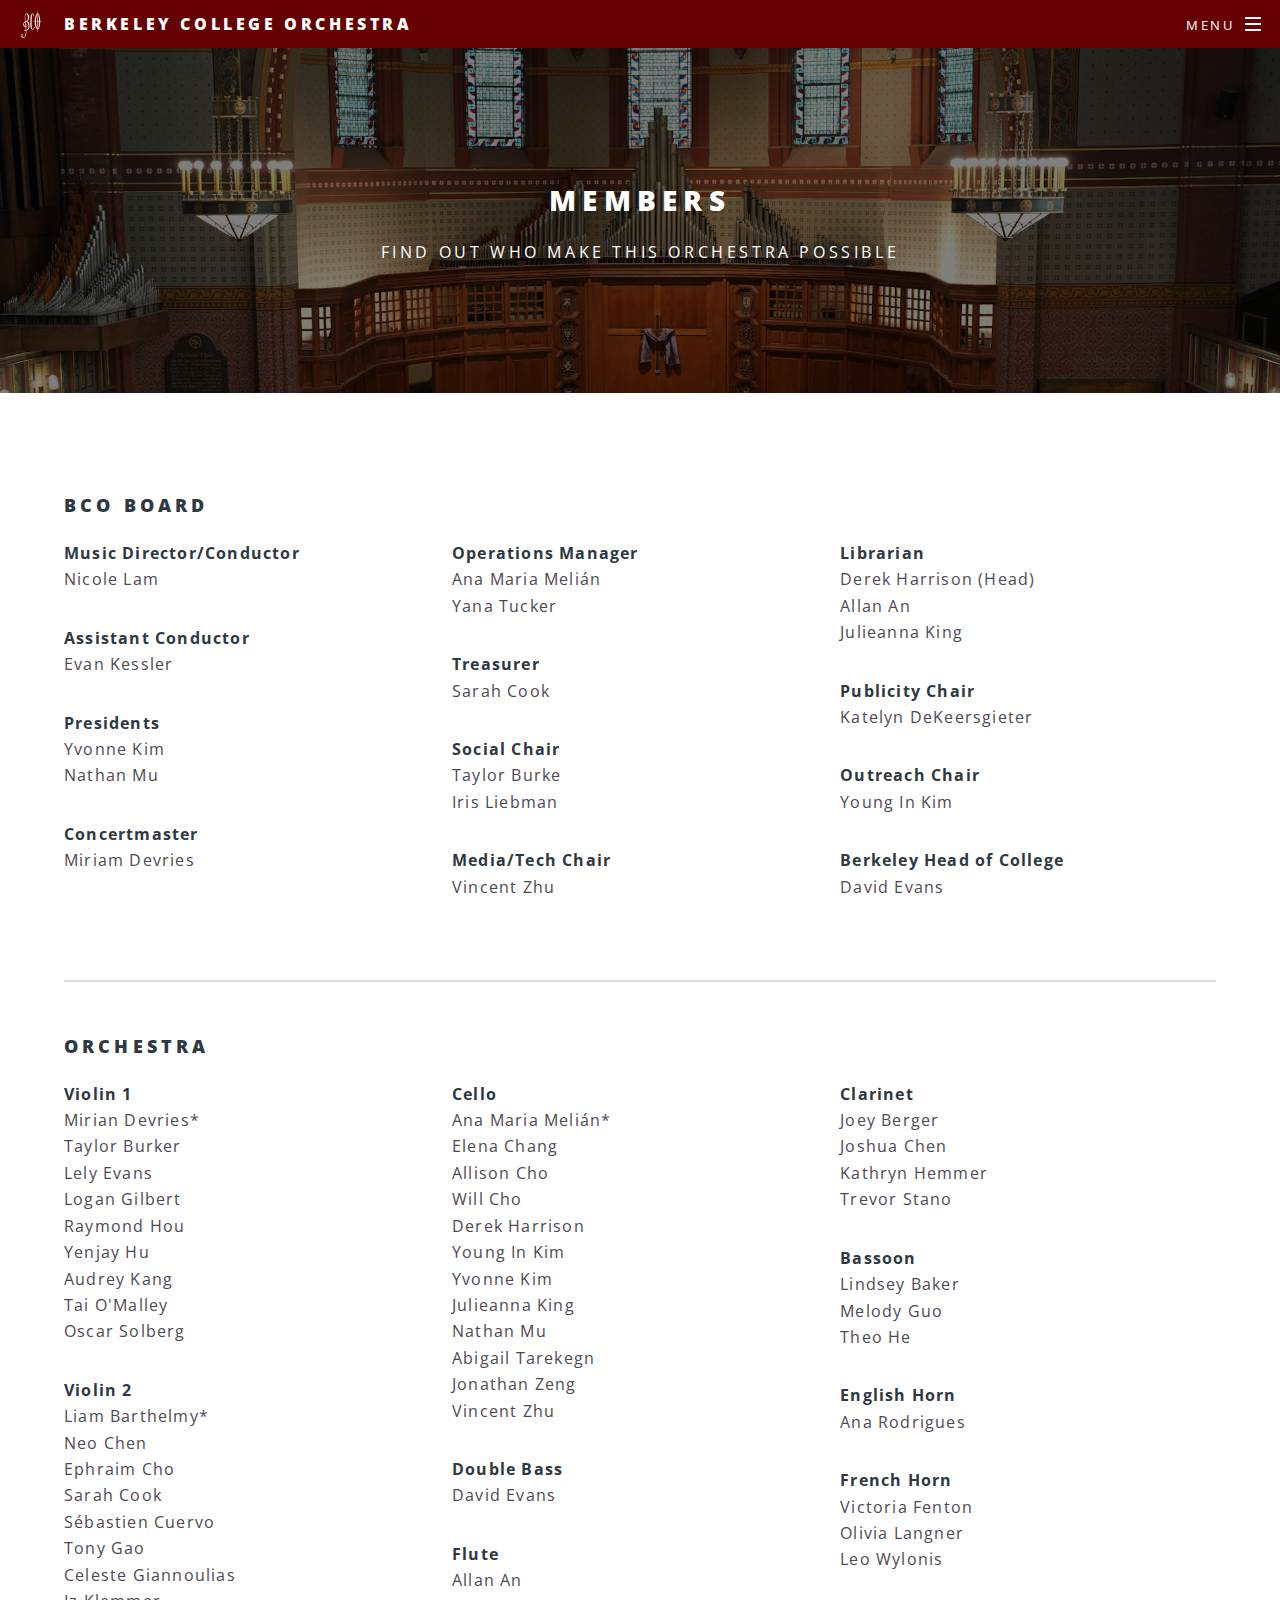
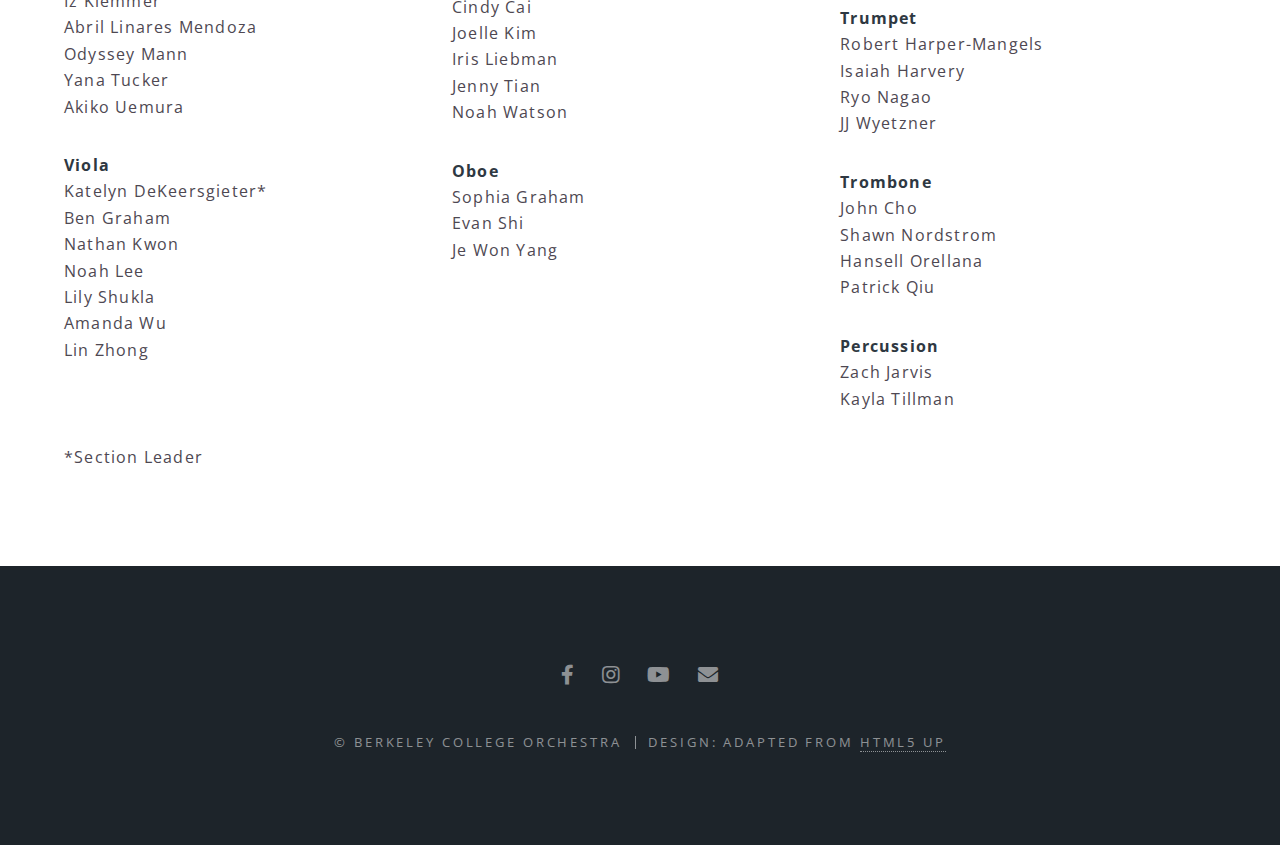
<file: members.html>
<!DOCTYPE HTML>
<!--
	Spectral by HTML5 UP
	html5up.net | @ajlkn
	Free for personal and commercial use under the CCA 3.0 license (html5up.net/license)
-->
<html>
	<head>
		<title>Members BCO</title>
		<meta charset="utf-8" />
		<meta name="viewport" content="width=device-width, initial-scale=1, user-scalable=no" />
		<link rel="stylesheet" href="assets/css/main.css" />
		<noscript><link rel="stylesheet" href="assets/css/noscript.css" /></noscript>
	</head>
	<body class="is-preload">

		<!-- Page Wrapper -->
			<div id="page-wrapper">

				<!-- Header -->
					<header id="header">
						<h1><a href="index.html"><img class="logo" src="images/logo_processed.png"></a>
							<a href="index.html">Berkeley College Orchestra</a></h1>
						<nav id="nav">
							<ul>
								<li class="special">
									<a href="#menu" class="menuToggle"><span>Menu</span></a>
									<div id="menu">
										<ul>
											<li><a href="index.html">Home</a></li>
											<li><a href="about.html">About</a></li>
											<li><a href="members.html">Members</a></li>
											<li><a href="join.html">Join</a></li>
											<!-- <li><a href="elements.html">Elements</a></li> -->
										</ul>
									</div>
								</li>
							</ul>
						</nav>
					</header>

				<!-- Main -->
					<article id="main">
						<header>
							<h2>Members</h2>
							<p>Find out who make this orchestra possible</p>
						</header>
						<section class="wrapper style5">
							<div class="inner" >
								<h3>BCO Board</h3>
								<div class="row">
									<div class="column">
										<p><b style="font-weight: bolder">Music Director/Conductor</b><br>Nicole Lam</p>
										<p><b style="font-weight: bolder">Assistant Conductor</b><br>Evan Kessler</p>
										<p><b style="font-weight: bolder">Presidents</b><br>Yvonne Kim<br>Nathan Mu</p>
										<p><b style="font-weight: bolder">Concertmaster</b><br>Miriam Devries</p>
									</div>
									<div class="column"><p>
										<b style="font-weight: bolder">Operations Manager</b><br>Ana Maria Melián<br>Yana Tucker</p>
										<p><b style="font-weight: bolder">Treasurer</b><br>Sarah Cook</p>
										<p><b style="font-weight: bolder">Social Chair</b><br>Taylor Burke<br>Iris Liebman</p>
										<p><b style="font-weight: bolder">Media/Tech Chair</b><br>Vincent Zhu</p>
									</div>
									<div class="column">
										<p><b style="font-weight: bolder">Librarian</b><br>Derek Harrison (Head)<br>Allan An<br>Julieanna King</p>
										<p><b style="font-weight: bolder">Publicity Chair</b><br>Katelyn DeKeersgieter</p>
										<p><b style="font-weight: bolder">Outreach Chair</b><br>Young In Kim</p>
										<p><b style="font-weight: bolder">Berkeley Head of College</b><br>David Evans</p>
									</div>
								</div>

								<hr />

								<h3>Orchestra</h3>
								<div class="row">
									<div class="column">
										<p>
											<b style="font-weight: bolder">Violin 1</b>
											<br>Mirian Devries*
											<br>Taylor Burker
											<br>Lely Evans
											<br>Logan Gilbert
											<br>Raymond Hou
											<br>Yenjay Hu
											<br>Audrey Kang
											<br>Tai O'Malley
											<br>Oscar Solberg
										</p>
										<p>
											<b style="font-weight: bolder">Violin 2</b>
											<br>Liam Barthelmy*
											<br>Neo Chen
											<br>Ephraim Cho 
											<br>Sarah Cook
											<br>Sébastien Cuervo
											<br>Tony Gao
											<br>Celeste Giannoulias
											<br>Iz Klemmer
											<br>Abril Linares Mendoza
											<br>Odyssey Mann 
											<br>Yana Tucker
											<br>Akiko Uemura
										</p>
										<p>
											<b style="font-weight: bolder">Viola</b>
											<br>Katelyn DeKeersgieter*
											<br>Ben Graham
											<br>Nathan Kwon
											<br>Noah Lee
											<br>Lily Shukla
											<br>Amanda Wu
											<br>Lin Zhong
										</p>
									</div>
									<div class="column">
										<p><b style="font-weight: bolder">Cello</b>
											<br>Ana Maria Melián*
											<br>Elena Chang
											<br>Allison Cho
											<br>Will Cho
											<br>Derek Harrison
											<br>Young In Kim
											<br>Yvonne Kim
											<br>Julieanna King
											<br>Nathan Mu
											<br>Abigail Tarekegn
											<br>Jonathan Zeng
											<br>Vincent Zhu
										</p>
										<p>
											<b style="font-weight: bolder">Double Bass</b>
											<br>David Evans
										</p>
										<p>
											<b style="font-weight: bolder">Flute</b>
											<br>Allan An
											<br>Cindy Cai
											<br>Joelle Kim
											<br>Iris Liebman
											<br>Jenny Tian
											<br>Noah Watson
										</p>
										<p>
											<b style="font-weight: bolder">Oboe</b>
											<br>Sophia Graham
											<br>Evan Shi
											<br>Je Won Yang
										</p>
									</div>
									<div class="column">
										<p><b style="font-weight: bolder">Clarinet</b>
											<br>Joey Berger
											<br>Joshua Chen
											<br>Kathryn Hemmer
											<br>Trevor Stano
										</p>
										<p><b style="font-weight: bolder">Bassoon</b>
											<br>Lindsey Baker
											<br>Melody Guo
											<br>Theo He
										</p>
										<p><b style="font-weight: bolder">English Horn</b>
											<br>Ana Rodrigues
										</p>
										<p><b style="font-weight: bolder">French Horn</b>
											<br>Victoria Fenton
											<br>Olivia Langner
											<br>Leo Wylonis
										</p>
										<p><b style="font-weight: bolder">Trumpet</b>
											<br>Robert Harper-Mangels
											<br>Isaiah Harvery
											<br>Ryo Nagao
											<br>JJ Wyetzner
										</p>
										<p><b style="font-weight: bolder">Trombone</b>
											<br>John Cho
											<br>Shawn Nordstrom
											<br>Hansell Orellana
											<br>Patrick Qiu
										</p>
										<p><b style="font-weight: bolder">Percussion</b>
											<br>Zach Jarvis
											<br>Kayla Tillman
										</p>
									</div>
									<p>*Section Leader</p>
								</div>

							</div>
						</section>
					</article>

				<!-- Footer -->
					<footer id="footer">
						<ul class="icons">
							<li><a href="https://www.facebook.com/BerkeleyCollegeOrchestra" class="icon brands fa-facebook-f"><span class="label">Facebook</span></a></li>
							<li><a href="https://instagram.com/bco_yale" class="icon brands fa-instagram"><span class="label">Instagram</span></a></li>
							<li><a href="https://www.youtube.com/@berkeleycollegeorchestra8849/featured" class="icon brands fa-youtube"><span class="label">Youtube</span></a></li>
							<li><a href="mailto:auditions.bco@gmail.com" class="icon solid fa-envelope"><span class="label">Email</span></a></li>
						</ul>
						<ul class="copyright">
							<li>&copy; Berkeley College Orchestra</li><li>Design: Adapted from <a href="http://html5up.net">HTML5 UP</a></li>
						</ul>
					</footer>

			</div>

		<!-- Scripts -->
			<script src="assets/js/jquery.min.js"></script>
			<script src="assets/js/jquery.scrollex.min.js"></script>
			<script src="assets/js/jquery.scrolly.min.js"></script>
			<script src="assets/js/browser.min.js"></script>
			<script src="assets/js/breakpoints.min.js"></script>
			<script src="assets/js/util.js"></script>
			<script src="assets/js/main.js"></script>

	</body>
</html>
</file>
<file: assets/css/noscript.css>
/*
	Spectral by HTML5 UP
	html5up.net | @ajlkn
	Free for personal and commercial use under the CCA 3.0 license (html5up.net/license)
*/

/* Banner */

	body.is-preload #banner h2 {
		-moz-transform: none;
		-webkit-transform: none;
		-ms-transform: none;
		transform: none;
		opacity: 1;
	}

		body.is-preload #banner h2:before, body.is-preload #banner h2:after {
			width: 100%;
		}

	body.is-preload #banner .more {
		-moz-transform: none;
		-webkit-transform: none;
		-ms-transform: none;
		transform: none;
		opacity: 1;
	}

	body.is-preload #banner:after {
		opacity: 0;
	}
</file>
<file: assets/css/main.css>
@import url(fontawesome-all.min.css);
@import url("https://fonts.googleapis.com/css?family=Open+Sans:400,400italic,600,600italic,800,800italic");

/*
	Spectral by HTML5 UP
	html5up.net | @ajlkn
	Free for personal and commercial use under the CCA 3.0 license (html5up.net/license)
*/

html, body, div, span, applet, object,
iframe, h1, h2, h3, h4, h5, h6, p, blockquote,
pre, a, abbr, acronym, address, big, cite,
code, del, dfn, em, img, ins, kbd, q, s, samp,
small, strike, strong, sub, sup, tt, var, b,
u, i, center, dl, dt, dd, ol, ul, li, fieldset,
form, label, legend, table, caption, tbody,
tfoot, thead, tr, th, td, article, aside,
canvas, details, embed, figure, figcaption,
footer, header, hgroup, menu, nav, output, ruby,
section, summary, time, mark, audio, video {
	margin: 0;
	padding: 0;
	border: 0;
	font-size: 100%;
	font: inherit;
	vertical-align: baseline;}

article, aside, details, figcaption, figure,
footer, header, hgroup, menu, nav, section {
	display: block;}

body {
	line-height: 1;
}

ol, ul {
	list-style: none;
}

blockquote, q {
	quotes: none;
}

	blockquote:before, blockquote:after, q:before, q:after {
		content: '';
		content: none;
	}

table {
	border-collapse: collapse;
	border-spacing: 0;
}

body {
	-webkit-text-size-adjust: none;
}

mark {
	background-color: transparent;
	color: inherit;
}

input::-moz-focus-inner {
	border: 0;
	padding: 0;
}

input, select, textarea {
	-moz-appearance: none;
	-webkit-appearance: none;
	-ms-appearance: none;
	appearance: none;
}

/* Basic */

	@-ms-viewport {
		width: device-width;
	}

	html {
		box-sizing: border-box;
	}

	*, *:before, *:after {
		box-sizing: inherit;
	}

	body {
		background: #2e3842;
	}

		body.is-preload *, body.is-preload *:before, body.is-preload *:after {
			-moz-animation: none !important;
			-webkit-animation: none !important;
			-ms-animation: none !important;
			animation: none !important;
			-moz-transition: none !important;
			-webkit-transition: none !important;
			-ms-transition: none !important;
			transition: none !important;
		}

	body, input, select, textarea {
		color: #fff;
		font-family: "Open Sans", Helvetica, sans-serif;
		font-size: 15pt;
		font-weight: 400;
		letter-spacing: 0.075em;
		line-height: 1.65em;
	}

		@media screen and (max-width: 1680px) {

			body, input, select, textarea {
				font-size: 13pt;
			}

		}

		@media screen and (max-width: 1280px) {

			body, input, select, textarea {
				font-size: 12pt;
			}

		}

		@media screen and (max-width: 736px) {

			body, input, select, textarea {
				font-size: 11pt;
				letter-spacing: 0.0375em;
			}

		}

	a {
		-moz-transition: color 0.2s ease, border-bottom-color 0.2s ease;
		-webkit-transition: color 0.2s ease, border-bottom-color 0.2s ease;
		-ms-transition: color 0.2s ease, border-bottom-color 0.2s ease;
		transition: color 0.2s ease, border-bottom-color 0.2s ease;
		border-bottom: dotted 1px;
		color: inherit;
		text-decoration: none;
	}

		a:hover {
			border-bottom-color: transparent;
		}

	strong, b {
		color: #fff;
		font-weight: 600;
	}

	em, i {
		font-style: italic;
	}

	p {
		margin: 0 0 2em 0;
	}

	h1, h2, h3, h4, h5, h6 {
		color: #fff;
		font-weight: 800;
		letter-spacing: 0.225em;
		line-height: 1em;
		margin: 0 0 1em 0;
		text-transform: uppercase;
	}

		h1 a, h2 a, h3 a, h4 a, h5 a, h6 a {
			color: inherit;
			text-decoration: none;
		}

	h2 {
		font-size: 1.35em;
		line-height: 1.75em;
	}

		@media screen and (max-width: 736px) {

			h2 {
				font-size: 1.1em;
				line-height: 1.65em;
			}

		}

	h3 {
		font-size: 1.15em;
		line-height: 1.75em;
	}

		@media screen and (max-width: 736px) {

			h3 {
				font-size: 1em;
				line-height: 1.65em;
			}

		}

	h4 {
		font-size: 1em;
		line-height: 1.5em;
	}

	h5 {
		font-size: 0.8em;
		line-height: 1.5em;
	}

	h6 {
		font-size: 0.7em;
		line-height: 1.5em;
	}

	sub {
		font-size: 0.8em;
		position: relative;
		top: 0.5em;
	}

	sup {
		font-size: 0.8em;
		position: relative;
		top: -0.5em;
	}

	hr {
		border: 0;
		border-bottom: solid 2px #fff;
		margin: 3em 0;
	}

		hr.major {
			margin: 4.5em 0;
		}

	blockquote {
		border-left: solid 4px #fff;
		font-style: italic;
		margin: 0 0 2em 0;
		padding: 0.5em 0 0.5em 2em;
	}

	code {
		background: rgba(144, 144, 144, 0.25);
		border-radius: 3px;
		font-family: "Courier New", monospace;
		font-size: 0.9em;
		letter-spacing: 0;
		margin: 0 0.25em;
		padding: 0.25em 0.65em;
	}

	pre {
		-webkit-overflow-scrolling: touch;
		font-family: "Courier New", monospace;
		font-size: 0.9em;
		margin: 0 0 2em 0;
	}

		pre code {
			display: block;
			line-height: 1.75em;
			padding: 1em 1.5em;
			overflow-x: auto;
		}

	.align-left {
		text-align: left;
	}

	.align-center {
		text-align: center;
	}

	.align-right {
		text-align: right;
	}

/* Row */

	.row {
		display: flex;
		flex-wrap: wrap;
		box-sizing: border-box;
		align-items: stretch;
	}

		.row > * {
			box-sizing: border-box;
		}

		.row.gtr-uniform > * > :last-child {
			margin-bottom: 0;
		}

		.row.aln-left {
			justify-content: flex-start;
		}

		.row.aln-center {
			justify-content: center;
		}

		.row.aln-right {
			justify-content: flex-end;
		}

		.row.aln-top {
			align-items: flex-start;
		}

		.row.aln-middle {
			align-items: center;
		}

		.row.aln-bottom {
			align-items: flex-end;
		}

		.row > .imp {
			order: -1;
		}

		.row > .col-1 {
			width: 8.33333%;
		}

		.row > .off-1 {
			margin-left: 8.33333%;
		}

		.row > .col-2 {
			width: 16.66667%;
		}

		.row > .off-2 {
			margin-left: 16.66667%;
		}

		.row > .col-3 {
			width: 25%;
		}

		.row > .off-3 {
			margin-left: 25%;
		}

		.row > .col-4 {
			width: 33.33333%;
		}

		.row > .off-4 {
			margin-left: 33.33333%;
		}

		.row > .col-5 {
			width: 41.66667%;
		}

		.row > .off-5 {
			margin-left: 41.66667%;
		}

		.row > .col-6 {
			width: 50%;
		}

		.row > .off-6 {
			margin-left: 50%;
		}

		.row > .col-7 {
			width: 58.33333%;
		}

		.row > .off-7 {
			margin-left: 58.33333%;
		}

		.row > .col-8 {
			width: 66.66667%;
		}

		.row > .off-8 {
			margin-left: 66.66667%;
		}

		.row > .col-9 {
			width: 75%;
		}

		.row > .off-9 {
			margin-left: 75%;
		}

		.row > .col-10 {
			width: 83.33333%;
		}

		.row > .off-10 {
			margin-left: 83.33333%;
		}

		.row > .col-11 {
			width: 91.66667%;
		}

		.row > .off-11 {
			margin-left: 91.66667%;
		}

		.row > .col-12 {
			width: 100%;
		}

		.row > .off-12 {
			margin-left: 100%;
		}

		.row.gtr-0 {
			margin-top: 0;
			margin-left: 0em;
		}

			.row.gtr-0 > * {
				padding: 0 0 0 0em;
			}

			.row.gtr-0.gtr-uniform {
				margin-top: 0em;
			}

				.row.gtr-0.gtr-uniform > * {
					padding-top: 0em;
				}

		.row.gtr-25 {
			margin-top: 0;
			margin-left: -0.375em;
		}

			.row.gtr-25 > * {
				padding: 0 0 0 0.375em;
			}

			.row.gtr-25.gtr-uniform {
				margin-top: -0.375em;
			}

				.row.gtr-25.gtr-uniform > * {
					padding-top: 0.375em;
				}

		.row.gtr-50 {
			margin-top: 0;
			margin-left: -0.75em;
		}

			.row.gtr-50 > * {
				padding: 0 0 0 0.75em;
			}

			.row.gtr-50.gtr-uniform {
				margin-top: -0.75em;
			}

				.row.gtr-50.gtr-uniform > * {
					padding-top: 0.75em;
				}

		.row {
			margin-top: 0;
			margin-left: -1.5em;
		}

			.row > * {
				padding: 0 0 0 1.5em;
			}

			.row.gtr-uniform {
				margin-top: -1.5em;
			}

				.row.gtr-uniform > * {
					padding-top: 1.5em;
				}

		.row.gtr-150 {
			margin-top: 0;
			margin-left: -2.25em;
		}

			.row.gtr-150 > * {
				padding: 0 0 0 2.25em;
			}

			.row.gtr-150.gtr-uniform {
				margin-top: -2.25em;
			}

				.row.gtr-150.gtr-uniform > * {
					padding-top: 2.25em;
				}

		.row.gtr-200 {
			margin-top: 0;
			margin-left: -3em;
		}

			.row.gtr-200 > * {
				padding: 0 0 0 3em;
			}

			.row.gtr-200.gtr-uniform {
				margin-top: -3em;
			}

				.row.gtr-200.gtr-uniform > * {
					padding-top: 3em;
				}

		@media screen and (max-width: 1680px) {

			.row {
				display: flex;
				flex-wrap: wrap;
				box-sizing: border-box;
				align-items: stretch;
			}

				.row > * {
					box-sizing: border-box;
				}

				.row.gtr-uniform > * > :last-child {
					margin-bottom: 0;
				}

				.row.aln-left {
					justify-content: flex-start;
				}

				.row.aln-center {
					justify-content: center;
				}

				.row.aln-right {
					justify-content: flex-end;
				}

				.row.aln-top {
					align-items: flex-start;
				}

				.row.aln-middle {
					align-items: center;
				}

				.row.aln-bottom {
					align-items: flex-end;
				}

				.row > .imp-xlarge {
					order: -1;
				}

				.row > .col-1-xlarge {
					width: 8.33333%;
				}

				.row > .off-1-xlarge {
					margin-left: 8.33333%;
				}

				.row > .col-2-xlarge {
					width: 16.66667%;
				}

				.row > .off-2-xlarge {
					margin-left: 16.66667%;
				}

				.row > .col-3-xlarge {
					width: 25%;
				}

				.row > .off-3-xlarge {
					margin-left: 25%;
				}

				.row > .col-4-xlarge {
					width: 33.33333%;
				}

				.row > .off-4-xlarge {
					margin-left: 33.33333%;
				}

				.row > .col-5-xlarge {
					width: 41.66667%;
				}

				.row > .off-5-xlarge {
					margin-left: 41.66667%;
				}

				.row > .col-6-xlarge {
					width: 50%;
				}

				.row > .off-6-xlarge {
					margin-left: 50%;
				}

				.row > .col-7-xlarge {
					width: 58.33333%;
				}

				.row > .off-7-xlarge {
					margin-left: 58.33333%;
				}

				.row > .col-8-xlarge {
					width: 66.66667%;
				}

				.row > .off-8-xlarge {
					margin-left: 66.66667%;
				}

				.row > .col-9-xlarge {
					width: 75%;
				}

				.row > .off-9-xlarge {
					margin-left: 75%;
				}

				.row > .col-10-xlarge {
					width: 83.33333%;
				}

				.row > .off-10-xlarge {
					margin-left: 83.33333%;
				}

				.row > .col-11-xlarge {
					width: 91.66667%;
				}

				.row > .off-11-xlarge {
					margin-left: 91.66667%;
				}

				.row > .col-12-xlarge {
					width: 100%;
				}

				.row > .off-12-xlarge {
					margin-left: 100%;
				}

				.row.gtr-0 {
					margin-top: 0;
					margin-left: 0em;
				}

					.row.gtr-0 > * {
						padding: 0 0 0 0em;
					}

					.row.gtr-0.gtr-uniform {
						margin-top: 0em;
					}

						.row.gtr-0.gtr-uniform > * {
							padding-top: 0em;
						}

				.row.gtr-25 {
					margin-top: 0;
					margin-left: -0.375em;
				}

					.row.gtr-25 > * {
						padding: 0 0 0 0.375em;
					}

					.row.gtr-25.gtr-uniform {
						margin-top: -0.375em;
					}

						.row.gtr-25.gtr-uniform > * {
							padding-top: 0.375em;
						}

				.row.gtr-50 {
					margin-top: 0;
					margin-left: -0.75em;
				}

					.row.gtr-50 > * {
						padding: 0 0 0 0.75em;
					}

					.row.gtr-50.gtr-uniform {
						margin-top: -0.75em;
					}

						.row.gtr-50.gtr-uniform > * {
							padding-top: 0.75em;
						}

				.row {
					margin-top: 0;
					margin-left: -1.5em;
				}

					.row > * {
						padding: 0 0 0 1.5em;
					}

					.row.gtr-uniform {
						margin-top: -1.5em;
					}

						.row.gtr-uniform > * {
							padding-top: 1.5em;
						}

				.row.gtr-150 {
					margin-top: 0;
					margin-left: -2.25em;
				}

					.row.gtr-150 > * {
						padding: 0 0 0 2.25em;
					}

					.row.gtr-150.gtr-uniform {
						margin-top: -2.25em;
					}

						.row.gtr-150.gtr-uniform > * {
							padding-top: 2.25em;
						}

				.row.gtr-200 {
					margin-top: 0;
					margin-left: -3em;
				}

					.row.gtr-200 > * {
						padding: 0 0 0 3em;
					}

					.row.gtr-200.gtr-uniform {
						margin-top: -3em;
					}

						.row.gtr-200.gtr-uniform > * {
							padding-top: 3em;
						}

		}

		@media screen and (max-width: 1280px) {

			.row {
				display: flex;
				flex-wrap: wrap;
				box-sizing: border-box;
				align-items: stretch;
			}

				.row > * {
					box-sizing: border-box;
				}

				.row.gtr-uniform > * > :last-child {
					margin-bottom: 0;
				}

				.row.aln-left {
					justify-content: flex-start;
				}

				.row.aln-center {
					justify-content: center;
				}

				.row.aln-right {
					justify-content: flex-end;
				}

				.row.aln-top {
					align-items: flex-start;
				}

				.row.aln-middle {
					align-items: center;
				}

				.row.aln-bottom {
					align-items: flex-end;
				}

				.row > .imp-large {
					order: -1;
				}

				.row > .col-1-large {
					width: 8.33333%;
				}

				.row > .off-1-large {
					margin-left: 8.33333%;
				}

				.row > .col-2-large {
					width: 16.66667%;
				}

				.row > .off-2-large {
					margin-left: 16.66667%;
				}

				.row > .col-3-large {
					width: 25%;
				}

				.row > .off-3-large {
					margin-left: 25%;
				}

				.row > .col-4-large {
					width: 33.33333%;
				}

				.row > .off-4-large {
					margin-left: 33.33333%;
				}

				.row > .col-5-large {
					width: 41.66667%;
				}

				.row > .off-5-large {
					margin-left: 41.66667%;
				}

				.row > .col-6-large {
					width: 50%;
				}

				.row > .off-6-large {
					margin-left: 50%;
				}

				.row > .col-7-large {
					width: 58.33333%;
				}

				.row > .off-7-large {
					margin-left: 58.33333%;
				}

				.row > .col-8-large {
					width: 66.66667%;
				}

				.row > .off-8-large {
					margin-left: 66.66667%;
				}

				.row > .col-9-large {
					width: 75%;
				}

				.row > .off-9-large {
					margin-left: 75%;
				}

				.row > .col-10-large {
					width: 83.33333%;
				}

				.row > .off-10-large {
					margin-left: 83.33333%;
				}

				.row > .col-11-large {
					width: 91.66667%;
				}

				.row > .off-11-large {
					margin-left: 91.66667%;
				}

				.row > .col-12-large {
					width: 100%;
				}

				.row > .off-12-large {
					margin-left: 100%;
				}

				.row.gtr-0 {
					margin-top: 0;
					margin-left: 0em;
				}

					.row.gtr-0 > * {
						padding: 0 0 0 0em;
					}

					.row.gtr-0.gtr-uniform {
						margin-top: 0em;
					}

						.row.gtr-0.gtr-uniform > * {
							padding-top: 0em;
						}

				.row.gtr-25 {
					margin-top: 0;
					margin-left: -0.375em;
				}

					.row.gtr-25 > * {
						padding: 0 0 0 0.375em;
					}

					.row.gtr-25.gtr-uniform {
						margin-top: -0.375em;
					}

						.row.gtr-25.gtr-uniform > * {
							padding-top: 0.375em;
						}

				.row.gtr-50 {
					margin-top: 0;
					margin-left: -0.75em;
				}

					.row.gtr-50 > * {
						padding: 0 0 0 0.75em;
					}

					.row.gtr-50.gtr-uniform {
						margin-top: -0.75em;
					}

						.row.gtr-50.gtr-uniform > * {
							padding-top: 0.75em;
						}

				.row {
					margin-top: 0;
					margin-left: -1.5em;
				}

					.row > * {
						padding: 0 0 0 1.5em;
					}

					.row.gtr-uniform {
						margin-top: -1.5em;
					}

						.row.gtr-uniform > * {
							padding-top: 1.5em;
						}

				.row.gtr-150 {
					margin-top: 0;
					margin-left: -2.25em;
				}

					.row.gtr-150 > * {
						padding: 0 0 0 2.25em;
					}

					.row.gtr-150.gtr-uniform {
						margin-top: -2.25em;
					}

						.row.gtr-150.gtr-uniform > * {
							padding-top: 2.25em;
						}

				.row.gtr-200 {
					margin-top: 0;
					margin-left: -3em;
				}

					.row.gtr-200 > * {
						padding: 0 0 0 3em;
					}

					.row.gtr-200.gtr-uniform {
						margin-top: -3em;
					}

						.row.gtr-200.gtr-uniform > * {
							padding-top: 3em;
						}

		}

		@media screen and (max-width: 980px) {

			.row {
				display: flex;
				flex-wrap: wrap;
				box-sizing: border-box;
				align-items: stretch;
			}

				.row > * {
					box-sizing: border-box;
				}

				.row.gtr-uniform > * > :last-child {
					margin-bottom: 0;
				}

				.row.aln-left {
					justify-content: flex-start;
				}

				.row.aln-center {
					justify-content: center;
				}

				.row.aln-right {
					justify-content: flex-end;
				}

				.row.aln-top {
					align-items: flex-start;
				}

				.row.aln-middle {
					align-items: center;
				}

				.row.aln-bottom {
					align-items: flex-end;
				}

				.row > .imp-medium {
					order: -1;
				}

				.row > .col-1-medium {
					width: 8.33333%;
				}

				.row > .off-1-medium {
					margin-left: 8.33333%;
				}

				.row > .col-2-medium {
					width: 16.66667%;
				}

				.row > .off-2-medium {
					margin-left: 16.66667%;
				}

				.row > .col-3-medium {
					width: 25%;
				}

				.row > .off-3-medium {
					margin-left: 25%;
				}

				.row > .col-4-medium {
					width: 33.33333%;
				}

				.row > .off-4-medium {
					margin-left: 33.33333%;
				}

				.row > .col-5-medium {
					width: 41.66667%;
				}

				.row > .off-5-medium {
					margin-left: 41.66667%;
				}

				.row > .col-6-medium {
					width: 50%;
				}

				.row > .off-6-medium {
					margin-left: 50%;
				}

				.row > .col-7-medium {
					width: 58.33333%;
				}

				.row > .off-7-medium {
					margin-left: 58.33333%;
				}

				.row > .col-8-medium {
					width: 66.66667%;
				}

				.row > .off-8-medium {
					margin-left: 66.66667%;
				}

				.row > .col-9-medium {
					width: 75%;
				}

				.row > .off-9-medium {
					margin-left: 75%;
				}

				.row > .col-10-medium {
					width: 83.33333%;
				}

				.row > .off-10-medium {
					margin-left: 83.33333%;
				}

				.row > .col-11-medium {
					width: 91.66667%;
				}

				.row > .off-11-medium {
					margin-left: 91.66667%;
				}

				.row > .col-12-medium {
					width: 100%;
				}

				.row > .off-12-medium {
					margin-left: 100%;
				}

				.row.gtr-0 {
					margin-top: 0;
					margin-left: 0em;
				}

					.row.gtr-0 > * {
						padding: 0 0 0 0em;
					}

					.row.gtr-0.gtr-uniform {
						margin-top: 0em;
					}

						.row.gtr-0.gtr-uniform > * {
							padding-top: 0em;
						}

				.row.gtr-25 {
					margin-top: 0;
					margin-left: -0.375em;
				}

					.row.gtr-25 > * {
						padding: 0 0 0 0.375em;
					}

					.row.gtr-25.gtr-uniform {
						margin-top: -0.375em;
					}

						.row.gtr-25.gtr-uniform > * {
							padding-top: 0.375em;
						}

				.row.gtr-50 {
					margin-top: 0;
					margin-left: -0.75em;
				}

					.row.gtr-50 > * {
						padding: 0 0 0 0.75em;
					}

					.row.gtr-50.gtr-uniform {
						margin-top: -0.75em;
					}

						.row.gtr-50.gtr-uniform > * {
							padding-top: 0.75em;
						}

				.row {
					margin-top: 0;
					margin-left: -1.5em;
				}

					.row > * {
						padding: 0 0 0 1.5em;
					}

					.row.gtr-uniform {
						margin-top: -1.5em;
					}

						.row.gtr-uniform > * {
							padding-top: 1.5em;
						}

				.row.gtr-150 {
					margin-top: 0;
					margin-left: -2.25em;
				}

					.row.gtr-150 > * {
						padding: 0 0 0 2.25em;
					}

					.row.gtr-150.gtr-uniform {
						margin-top: -2.25em;
					}

						.row.gtr-150.gtr-uniform > * {
							padding-top: 2.25em;
						}

				.row.gtr-200 {
					margin-top: 0;
					margin-left: -3em;
				}

					.row.gtr-200 > * {
						padding: 0 0 0 3em;
					}

					.row.gtr-200.gtr-uniform {
						margin-top: -3em;
					}

						.row.gtr-200.gtr-uniform > * {
							padding-top: 3em;
						}

		}

		@media screen and (max-width: 736px) {

			.row {
				display: flex;
				flex-wrap: wrap;
				box-sizing: border-box;
				align-items: stretch;
			}

				.row > * {
					box-sizing: border-box;
				}

				.row.gtr-uniform > * > :last-child {
					margin-bottom: 0;
				}

				.row.aln-left {
					justify-content: flex-start;
				}

				.row.aln-center {
					justify-content: center;
				}

				.row.aln-right {
					justify-content: flex-end;
				}

				.row.aln-top {
					align-items: flex-start;
				}

				.row.aln-middle {
					align-items: center;
				}

				.row.aln-bottom {
					align-items: flex-end;
				}

				.row > .imp-small {
					order: -1;
				}

				.row > .col-1-small {
					width: 8.33333%;
				}

				.row > .off-1-small {
					margin-left: 8.33333%;
				}

				.row > .col-2-small {
					width: 16.66667%;
				}

				.row > .off-2-small {
					margin-left: 16.66667%;
				}

				.row > .col-3-small {
					width: 25%;
				}

				.row > .off-3-small {
					margin-left: 25%;
				}

				.row > .col-4-small {
					width: 33.33333%;
				}

				.row > .off-4-small {
					margin-left: 33.33333%;
				}

				.row > .col-5-small {
					width: 41.66667%;
				}

				.row > .off-5-small {
					margin-left: 41.66667%;
				}

				.row > .col-6-small {
					width: 50%;
				}

				.row > .off-6-small {
					margin-left: 50%;
				}

				.row > .col-7-small {
					width: 58.33333%;
				}

				.row > .off-7-small {
					margin-left: 58.33333%;
				}

				.row > .col-8-small {
					width: 66.66667%;
				}

				.row > .off-8-small {
					margin-left: 66.66667%;
				}

				.row > .col-9-small {
					width: 75%;
				}

				.row > .off-9-small {
					margin-left: 75%;
				}

				.row > .col-10-small {
					width: 83.33333%;
				}

				.row > .off-10-small {
					margin-left: 83.33333%;
				}

				.row > .col-11-small {
					width: 91.66667%;
				}

				.row > .off-11-small {
					margin-left: 91.66667%;
				}

				.row > .col-12-small {
					width: 100%;
				}

				.row > .off-12-small {
					margin-left: 100%;
				}

				.row.gtr-0 {
					margin-top: 0;
					margin-left: 0em;
				}

					.row.gtr-0 > * {
						padding: 0 0 0 0em;
					}

					.row.gtr-0.gtr-uniform {
						margin-top: 0em;
					}

						.row.gtr-0.gtr-uniform > * {
							padding-top: 0em;
						}

				.row.gtr-25 {
					margin-top: 0;
					margin-left: -0.375em;
				}

					.row.gtr-25 > * {
						padding: 0 0 0 0.375em;
					}

					.row.gtr-25.gtr-uniform {
						margin-top: -0.375em;
					}

						.row.gtr-25.gtr-uniform > * {
							padding-top: 0.375em;
						}

				.row.gtr-50 {
					margin-top: 0;
					margin-left: -0.75em;
				}

					.row.gtr-50 > * {
						padding: 0 0 0 0.75em;
					}

					.row.gtr-50.gtr-uniform {
						margin-top: -0.75em;
					}

						.row.gtr-50.gtr-uniform > * {
							padding-top: 0.75em;
						}

				.row {
					margin-top: 0;
					margin-left: -1.5em;
				}

					.row > * {
						padding: 0 0 0 1.5em;
					}

					.row.gtr-uniform {
						margin-top: -1.5em;
					}

						.row.gtr-uniform > * {
							padding-top: 1.5em;
						}

				.row.gtr-150 {
					margin-top: 0;
					margin-left: -2.25em;
				}

					.row.gtr-150 > * {
						padding: 0 0 0 2.25em;
					}

					.row.gtr-150.gtr-uniform {
						margin-top: -2.25em;
					}

						.row.gtr-150.gtr-uniform > * {
							padding-top: 2.25em;
						}

				.row.gtr-200 {
					margin-top: 0;
					margin-left: -3em;
				}

					.row.gtr-200 > * {
						padding: 0 0 0 3em;
					}

					.row.gtr-200.gtr-uniform {
						margin-top: -3em;
					}

						.row.gtr-200.gtr-uniform > * {
							padding-top: 3em;
						}

		}

		@media screen and (max-width: 480px) {

			.row {
				display: flex;
				flex-wrap: wrap;
				box-sizing: border-box;
				align-items: stretch;
			}

				.row > * {
					box-sizing: border-box;
				}

				.row.gtr-uniform > * > :last-child {
					margin-bottom: 0;
				}

				.row.aln-left {
					justify-content: flex-start;
				}

				.row.aln-center {
					justify-content: center;
				}

				.row.aln-right {
					justify-content: flex-end;
				}

				.row.aln-top {
					align-items: flex-start;
				}

				.row.aln-middle {
					align-items: center;
				}

				.row.aln-bottom {
					align-items: flex-end;
				}

				.row > .imp-xsmall {
					order: -1;
				}

				.row > .col-1-xsmall {
					width: 8.33333%;
				}

				.row > .off-1-xsmall {
					margin-left: 8.33333%;
				}

				.row > .col-2-xsmall {
					width: 16.66667%;
				}

				.row > .off-2-xsmall {
					margin-left: 16.66667%;
				}

				.row > .col-3-xsmall {
					width: 25%;
				}

				.row > .off-3-xsmall {
					margin-left: 25%;
				}

				.row > .col-4-xsmall {
					width: 33.33333%;
				}

				.row > .off-4-xsmall {
					margin-left: 33.33333%;
				}

				.row > .col-5-xsmall {
					width: 41.66667%;
				}

				.row > .off-5-xsmall {
					margin-left: 41.66667%;
				}

				.row > .col-6-xsmall {
					width: 50%;
				}

				.row > .off-6-xsmall {
					margin-left: 50%;
				}

				.row > .col-7-xsmall {
					width: 58.33333%;
				}

				.row > .off-7-xsmall {
					margin-left: 58.33333%;
				}

				.row > .col-8-xsmall {
					width: 66.66667%;
				}

				.row > .off-8-xsmall {
					margin-left: 66.66667%;
				}

				.row > .col-9-xsmall {
					width: 75%;
				}

				.row > .off-9-xsmall {
					margin-left: 75%;
				}

				.row > .col-10-xsmall {
					width: 83.33333%;
				}

				.row > .off-10-xsmall {
					margin-left: 83.33333%;
				}

				.row > .col-11-xsmall {
					width: 91.66667%;
				}

				.row > .off-11-xsmall {
					margin-left: 91.66667%;
				}

				.row > .col-12-xsmall {
					width: 100%;
				}

				.row > .off-12-xsmall {
					margin-left: 100%;
				}

				.row.gtr-0 {
					margin-top: 0;
					margin-left: 0em;
				}

					.row.gtr-0 > * {
						padding: 0 0 0 0em;
					}

					.row.gtr-0.gtr-uniform {
						margin-top: 0em;
					}

						.row.gtr-0.gtr-uniform > * {
							padding-top: 0em;
						}

				.row.gtr-25 {
					margin-top: 0;
					margin-left: -0.375em;
				}

					.row.gtr-25 > * {
						padding: 0 0 0 0.375em;
					}

					.row.gtr-25.gtr-uniform {
						margin-top: -0.375em;
					}

						.row.gtr-25.gtr-uniform > * {
							padding-top: 0.375em;
						}

				.row.gtr-50 {
					margin-top: 0;
					margin-left: -0.75em;
				}

					.row.gtr-50 > * {
						padding: 0 0 0 0.75em;
					}

					.row.gtr-50.gtr-uniform {
						margin-top: -0.75em;
					}

						.row.gtr-50.gtr-uniform > * {
							padding-top: 0.75em;
						}

				.row {
					margin-top: 0;
					margin-left: -1.5em;
				}

					.row > * {
						padding: 0 0 0 1.5em;
					}

					.row.gtr-uniform {
						margin-top: -1.5em;
					}

						.row.gtr-uniform > * {
							padding-top: 1.5em;
						}

				.row.gtr-150 {
					margin-top: 0;
					margin-left: -2.25em;
				}

					.row.gtr-150 > * {
						padding: 0 0 0 2.25em;
					}

					.row.gtr-150.gtr-uniform {
						margin-top: -2.25em;
					}

						.row.gtr-150.gtr-uniform > * {
							padding-top: 2.25em;
						}

				.row.gtr-200 {
					margin-top: 0;
					margin-left: -3em;
				}

					.row.gtr-200 > * {
						padding: 0 0 0 3em;
					}

					.row.gtr-200.gtr-uniform {
						margin-top: -3em;
					}

						.row.gtr-200.gtr-uniform > * {
							padding-top: 3em;
						}

		}

/* Section/Article */

	section.special, article.special {
		text-align: center;
	}

	header p {
		color: rgba(255, 255, 255, 0.5);
		position: relative;
		top: -0.25em;
	}

	header h3 + p {
		font-size: 1.1em;
	}

	header h4 + p,
	header h5 + p,
	header h6 + p {
		font-size: 0.9em;
	}

	header.major {
		margin: 0 0 3.5em 0;
	}

		header.major h2, header.major h3, header.major h4, header.major h5, header.major h6 {
			border-bottom: solid 2px #fff;
			display: inline-block;
			padding-bottom: 1em;
			position: relative;
		}

			header.major h2:after, header.major h3:after, header.major h4:after, header.major h5:after, header.major h6:after {
				content: '';
				display: block;
				height: 1px;
			}

		header.major p {
			color: #fff;
			top: 0;
		}

		@media screen and (max-width: 736px) {

			header.major {
				margin: 0 0 2em 0;
			}

		}

	@media screen and (max-width: 980px) {

		header br {
			display: none;
		}

	}

/* Form */

	form {
		margin: 0 0 2em 0;
	}

	label {
		color: #fff;
		display: block;
		font-size: 0.9em;
		font-weight: 600;
		margin: 0 0 1em 0;
	}

	input[type="text"],
	input[type="password"],
	input[type="email"],
	select,
	textarea {
		-moz-appearance: none;
		-webkit-appearance: none;
		-ms-appearance: none;
		appearance: none;
		background-color: rgba(144, 144, 144, 0.25);
		border-radius: 3px;
		border: none;
		color: inherit;
		display: block;
		outline: 0;
		padding: 0 1em;
		text-decoration: none;
		width: 100%;
	}

		input[type="text"]:invalid,
		input[type="password"]:invalid,
		input[type="email"]:invalid,
		select:invalid,
		textarea:invalid {
			box-shadow: none;
		}

		input[type="text"]:focus,
		input[type="password"]:focus,
		input[type="email"]:focus,
		select:focus,
		textarea:focus {
			box-shadow: 0 0 0 2px #21b2a6;
		}

	select {
		background-size: 1.25em;
		background-repeat: no-repeat;
		background-position: calc(100% - 1em) center;
		height: 2.75em;
		padding-right: 2.75em;
		text-overflow: ellipsis;
	}

		select:focus::-ms-value {
			background-color: transparent;
		}

		select::-ms-expand {
			display: none;
		}

	input[type="text"],
	input[type="password"],
	input[type="email"],
	select {
		height: 2.75em;
	}

	textarea {
		padding: 0.75em 1em;
	}

	input[type="checkbox"],
	input[type="radio"] {
		-moz-appearance: none;
		-webkit-appearance: none;
		-ms-appearance: none;
		appearance: none;
		display: block;
		float: left;
		margin-right: -2em;
		opacity: 0;
		width: 1em;
		z-index: -1;
	}

		input[type="checkbox"] + label,
		input[type="radio"] + label {
			text-decoration: none;
			color: #fff;
			cursor: pointer;
			display: inline-block;
			font-size: 1em;
			font-weight: 400;
			padding-left: 2.4em;
			padding-right: 0.75em;
			position: relative;
		}

			input[type="checkbox"] + label:before,
			input[type="radio"] + label:before {
				-moz-osx-font-smoothing: grayscale;
				-webkit-font-smoothing: antialiased;
				display: inline-block;
				font-style: normal;
				font-variant: normal;
				text-rendering: auto;
				line-height: 1;
				text-transform: none !important;
				font-family: 'Font Awesome 5 Free';
				font-weight: 900;
			}

			input[type="checkbox"] + label:before,
			input[type="radio"] + label:before {
				background: rgba(144, 144, 144, 0.25);
				border-radius: 3px;
				content: '';
				display: inline-block;
				font-size: 0.8em;
				height: 2.0625em;
				left: 0;
				line-height: 2.0625em;
				position: absolute;
				text-align: center;
				top: 0;
				width: 2.0625em;
			}

		input[type="checkbox"]:checked + label:before,
		input[type="radio"]:checked + label:before {
			background: #2e3842;
			color: #fff;
			content: '\f00c';
		}

		input[type="checkbox"]:focus + label:before,
		input[type="radio"]:focus + label:before {
			box-shadow: 0 0 0 2px #21b2a6;
		}

	input[type="checkbox"] + label:before {
		border-radius: 3px;
	}

	input[type="radio"] + label:before {
		border-radius: 100%;
	}

	::-webkit-input-placeholder {
		color: rgba(255, 255, 255, 0.5) !important;
		opacity: 1.0;
	}

	:-moz-placeholder {
		color: rgba(255, 255, 255, 0.5) !important;
		opacity: 1.0;
	}

	::-moz-placeholder {
		color: rgba(255, 255, 255, 0.5) !important;
		opacity: 1.0;
	}

	:-ms-input-placeholder {
		color: rgba(255, 255, 255, 0.5) !important;
		opacity: 1.0;
	}

/* Box */

	.box {
		border-radius: 3px;
		border: solid 2px #fff;
		margin-bottom: 2em;
		padding: 1.5em;
	}

		.box > :last-child,
		.box > :last-child > :last-child,
		.box > :last-child > :last-child > :last-child {
			margin-bottom: 0;
		}

		.box.alt {
			border: 0;
			border-radius: 0;
			padding: 0;
		}

/* Icon */

	.icon {
		text-decoration: none;
		border-bottom: none;
		position: relative;
	}

		.icon:before {
			-moz-osx-font-smoothing: grayscale;
			-webkit-font-smoothing: antialiased;
			display: inline-block;
			font-style: normal;
			font-variant: normal;
			text-rendering: auto;
			line-height: 1;
			text-transform: none !important;
			font-family: 'Font Awesome 5 Free';
			font-weight: 400;
		}

		.icon > .label {
			display: none;
		}

		.icon:before {
			line-height: inherit;
		}

		.icon.solid:before {
			font-weight: 900;
		}

		.icon.brands:before {
			font-family: 'Font Awesome 5 Brands';
		}

		.icon.major {
			-moz-transform: rotate(-45deg);
			-webkit-transform: rotate(-45deg);
			-ms-transform: rotate(-45deg);
			transform: rotate(-45deg);
			border-radius: 3px;
			border: solid 2px #fff;
			display: inline-block;
			font-size: 1.35em;
			height: calc(3em + 2px);
			line-height: 3em;
			text-align: center;
			width: calc(3em + 2px);
		}

			.icon.major:before {
				-moz-transform: rotate(45deg);
				-webkit-transform: rotate(45deg);
				-ms-transform: rotate(45deg);
				transform: rotate(45deg);
				display: inline-block;
				font-size: 1.5em;
			}

			@media screen and (max-width: 736px) {

				.icon.major {
					font-size: 1em;
				}

			}

		.icon.style1 {
			color: #00ffcc;
		}

		.icon.style2 {
			color: #00f0ff;
		}

		.icon.style3 {
			color: #76ddff;
		}

/* Image */

	.image {
		border-radius: 3px;
		border: 0;
		display: inline-block;
		position: relative;
	}

		.image img {
			border-radius: 3px;
			display: block;
		}

		.image.left {
			float: left;
			margin: 0 2em 2em 0;
			top: 0.25em;
		}

		.image.right {
			float: right;
			margin: 0 0 2em 2em;
			top: 0.25em;
		}

		.image.left, .image.right {
			max-width: 40%;
		}

			.image.left img, .image.right img {
				width: 100%;
			}

		.image.fit {
			display: block;
			margin: 0 0 2em 0;
			width: 100%;
		}

			.image.fit img {
				width: 100%;
			}

/* List */

	ol {
		list-style: decimal;
		margin: 0 0 2em 0;
		padding-left: 1.25em;
	}

		ol li {
			padding-left: 0.25em;
		}

	ul {
		list-style: none;
		margin: 0 0 2em 0;
	}

		ul.alt {
			list-style: none;
			padding-left: 0;
		}

			ul.alt li {
				border-top: solid 1px #fff;
				padding: 0.5em 0;
			}

				ul.alt li:first-child {
					border-top: 0;
					padding-top: 0;
				}

	dl {
		margin: 0 0 2em 0;
	}

/* Actions */

	ul.actions {
		display: -moz-flex;
		display: -webkit-flex;
		display: -ms-flex;
		display: flex;
		cursor: default;
		list-style: none;
		margin-left: -1em;
		padding-left: 0;
	}

		ul.actions li {
			padding: 0 0 0 1em;
			vertical-align: middle;
		}

		ul.actions.special {
			-moz-justify-content: center;
			-webkit-justify-content: center;
			-ms-justify-content: center;
			justify-content: center;
			width: 100%;
			margin-left: 0;
		}

			ul.actions.special li:first-child {
				padding-left: 0;
			}

		ul.actions.stacked {
			-moz-flex-direction: column;
			-webkit-flex-direction: column;
			-ms-flex-direction: column;
			flex-direction: column;
			margin-left: 0;
		}

			ul.actions.stacked li {
				padding: 1em 0 0 0;
			}

				ul.actions.stacked li:first-child {
					padding-top: 0;
				}

		ul.actions.fit {
			width: calc(100% + 1em);
		}

			ul.actions.fit li {
				-moz-flex-grow: 1;
				-webkit-flex-grow: 1;
				-ms-flex-grow: 1;
				flex-grow: 1;
				-moz-flex-shrink: 1;
				-webkit-flex-shrink: 1;
				-ms-flex-shrink: 1;
				flex-shrink: 1;
				width: 100%;
			}

				ul.actions.fit li > * {
					width: 100%;
				}

			ul.actions.fit.stacked {
				width: 100%;
			}

		@media screen and (max-width: 480px) {

			ul.actions:not(.fixed) {
				-moz-flex-direction: column;
				-webkit-flex-direction: column;
				-ms-flex-direction: column;
				flex-direction: column;
				margin-left: 0;
				width: 100% !important;
			}

				ul.actions:not(.fixed) li {
					-moz-flex-grow: 1;
					-webkit-flex-grow: 1;
					-ms-flex-grow: 1;
					flex-grow: 1;
					-moz-flex-shrink: 1;
					-webkit-flex-shrink: 1;
					-ms-flex-shrink: 1;
					flex-shrink: 1;
					padding: 1em 0 0 0;
					text-align: center;
					width: 100%;
				}

					ul.actions:not(.fixed) li > * {
						width: 100%;
					}

					ul.actions:not(.fixed) li:first-child {
						padding-top: 0;
					}

					ul.actions:not(.fixed) li input[type="submit"],
					ul.actions:not(.fixed) li input[type="reset"],
					ul.actions:not(.fixed) li input[type="button"],
					ul.actions:not(.fixed) li button,
					ul.actions:not(.fixed) li .button {
						width: 100%;
					}

						ul.actions:not(.fixed) li input[type="submit"].icon:before,
						ul.actions:not(.fixed) li input[type="reset"].icon:before,
						ul.actions:not(.fixed) li input[type="button"].icon:before,
						ul.actions:not(.fixed) li button.icon:before,
						ul.actions:not(.fixed) li .button.icon:before {
							margin-left: -0.5em;
						}

		}

/* Icons */

	ul.icons {
		cursor: default;
		list-style: none;
		padding-left: 0;
	}

		ul.icons li {
			display: inline-block;
			padding: 0 1em 0 0;
		}

			ul.icons li:last-child {
				padding-right: 0 !important;
			}

		ul.icons.major {
			padding: 1em 0;
		}

			ul.icons.major li {
				padding-right: 3.5em;
			}

				@media screen and (max-width: 736px) {

					ul.icons.major li {
						padding: 0 1em !important;
					}

				}

/* Table */

	.table-wrapper {
		-webkit-overflow-scrolling: touch;
		overflow-x: auto;
	}

	table {
		margin: 0 0 2em 0;
		width: 100%;
	}

		table tbody tr {
			border: solid 1px #fff;
			border-left: 0;
			border-right: 0;
		}

			table tbody tr:nth-child(2n + 1) {
				background-color: rgba(144, 144, 144, 0.25);
			}

		table td {
			padding: 0.75em 0.75em;
		}

		table th {
			color: #fff;
			font-size: 0.9em;
			font-weight: 600;
			padding: 0 0.75em 0.75em 0.75em;
			text-align: left;
		}

		table thead {
			border-bottom: solid 2px #fff;
		}

		table tfoot {
			border-top: solid 2px #fff;
		}

		table.alt {
			border-collapse: separate;
		}

			table.alt tbody tr td {
				border: solid 1px #fff;
				border-left-width: 0;
				border-top-width: 0;
			}

				table.alt tbody tr td:first-child {
					border-left-width: 1px;
				}

			table.alt tbody tr:first-child td {
				border-top-width: 1px;
			}

			table.alt thead {
				border-bottom: 0;
			}

			table.alt tfoot {
				border-top: 0;
			}

/* Button */

	input[type="submit"],
	input[type="reset"],
	input[type="button"],
	button,
	.button {
		-moz-appearance: none;
		-webkit-appearance: none;
		-ms-appearance: none;
		appearance: none;
		-moz-transition: background-color 0.2s ease-in-out, color 0.2s ease-in-out;
		-webkit-transition: background-color 0.2s ease-in-out, color 0.2s ease-in-out;
		-ms-transition: background-color 0.2s ease-in-out, color 0.2s ease-in-out;
		transition: background-color 0.2s ease-in-out, color 0.2s ease-in-out;
		background-color: transparent;
		border-radius: 3px;
		border: 0;
		box-shadow: inset 0 0 0 2px #fff;
		color: #fff;
		cursor: pointer;
		display: inline-block;
		font-size: 0.8em;
		font-weight: 600;
		height: 3.125em;
		letter-spacing: 0.225em;
		line-height: 3.125em;
		max-width: 30em;
		padding: 0 2.75em;
		text-align: center;
		text-decoration: none;
		text-transform: uppercase;
		white-space: nowrap;
		overflow: hidden;
		text-overflow: ellipsis;
	}

		input[type="submit"]:hover,
		input[type="reset"]:hover,
		input[type="button"]:hover,
		button:hover,
		.button:hover {
			background-color: rgba(144, 144, 144, 0.25);
		}

		input[type="submit"]:active,
		input[type="reset"]:active,
		input[type="button"]:active,
		button:active,
		.button:active {
			background-color: rgba(144, 144, 144, 0.5);
		}

		input[type="submit"].icon:before,
		input[type="reset"].icon:before,
		input[type="button"].icon:before,
		button.icon:before,
		.button.icon:before {
			margin-right: 0.5em;
		}

		input[type="submit"].fit,
		input[type="reset"].fit,
		input[type="button"].fit,
		button.fit,
		.button.fit {
			width: 100%;
		}

		input[type="submit"].small,
		input[type="reset"].small,
		input[type="button"].small,
		button.small,
		.button.small {
			font-size: 0.8em;
		}

		input[type="submit"].large,
		input[type="reset"].large,
		input[type="button"].large,
		button.large,
		.button.large {
			font-size: 1.35em;
		}

		input[type="submit"].primary,
		input[type="reset"].primary,
		input[type="button"].primary,
		button.primary,
		.button.primary {
			background-color: #660000;
			box-shadow: none !important;
			color: #ffffff !important;
		}

			input[type="submit"].primary:hover,
			input[type="reset"].primary:hover,
			input[type="button"].primary:hover,
			button.primary:hover,
			.button.primary:hover {
				background-color: #440000 !important;
			}

			input[type="submit"].primary:active,
			input[type="reset"].primary:active,
			input[type="button"].primary:active,
			button.primary:active,
			.button.primary:active {
				background-color: #eb341c !important;
			}

		input[type="submit"].disabled, input[type="submit"]:disabled,
		input[type="reset"].disabled,
		input[type="reset"]:disabled,
		input[type="button"].disabled,
		input[type="button"]:disabled,
		button.disabled,
		button:disabled,
		.button.disabled,
		.button:disabled {
			pointer-events: none;
			opacity: 0.25;
		}

		@media screen and (max-width: 736px) {

			input[type="submit"],
			input[type="reset"],
			input[type="button"],
			button,
			.button {
				height: 3.75em;
				line-height: 3.75em;
			}

		}

/* Features */

	.features {
		display: -moz-flex;
		display: -webkit-flex;
		display: -ms-flex;
		display: flex;
		-moz-flex-wrap: wrap;
		-webkit-flex-wrap: wrap;
		-ms-flex-wrap: wrap;
		flex-wrap: wrap;
		-moz-justify-content: center;
		-webkit-justify-content: center;
		-ms-justify-content: center;
		justify-content: center;
		list-style: none;
		padding: 0;
		width: 100%;
	}

		.features li {
			padding: 4em 4em 2em 6em ;
			display: block;
			position: relative;
			text-align: left;
			width: 50%;
		}

			.features li:nth-child(1) {
				background-color: rgba(0, 0, 0, 0.035);
			}

			.features li:nth-child(2) {
				background-color: rgba(0, 0, 0, 0.07);
			}

			.features li:nth-child(3) {
				background-color: rgba(0, 0, 0, 0.105);
			}

			.features li:nth-child(4) {
				background-color: rgba(0, 0, 0, 0.14);
			}

			.features li:nth-child(5) {
				background-color: rgba(0, 0, 0, 0.175);
			}

			.features li:nth-child(6) {
				background-color: rgba(0, 0, 0, 0.21);
			}

			.features li:nth-child(7) {
				background-color: rgba(0, 0, 0, 0.245);
			}

			.features li:nth-child(8) {
				background-color: rgba(0, 0, 0, 0.28);
			}

			.features li:nth-child(9) {
				background-color: rgba(0, 0, 0, 0.315);
			}

			.features li:nth-child(10) {
				background-color: rgba(0, 0, 0, 0.35);
			}

			.features li:before {
				display: block;
				color: #00ffcc;
				position: absolute;
				left: 1.75em;
				top: 2.75em;
				font-size: 1.5em;
			}

			.features li:nth-child(1) {
				border-top-left-radius: 3px;
			}

			.features li:nth-child(2) {
				border-top-right-radius: 3px;
			}

			.features li:nth-last-child(1) {
				border-bottom-right-radius: 3px;
			}

			.features li:nth-last-child(2) {
				border-bottom-left-radius: 3px;
			}

			@media screen and (max-width: 980px) {

				.features li {
					padding: 3em 2em 1em 2em ;
					text-align: center;
				}

					.features li:before {
						left: 0;
						margin: 0 0 1em 0;
						position: relative;
						top: 0;
					}

			}

			@media screen and (max-width: 736px) {

				.features li {
					padding: 3em 0 1em 0 ;
					background-color: transparent !important;
					border-top: solid 2px #fff;
					width: 100%;
				}

					.features li:first-child {
						border-top: 0;
					}

			}

/* Spotlight */

	.spotlight {
		-moz-align-items: center;
		-webkit-align-items: center;
		-ms-align-items: center;
		align-items: center;
		display: -moz-flex;
		display: -webkit-flex;
		display: -ms-flex;
		display: flex;
	}

		.spotlight .image {
			-moz-order: 1;
			-webkit-order: 1;
			-ms-order: 1;
			order: 1;
			border-radius: 0;
			width: 40%;
		}

			.spotlight .image img {
				border-radius: 0;
				width: 100%;
			}

		.spotlight .content {
			padding: 2em 4em 0.1em 4em ;
			-moz-order: 2;
			-webkit-order: 2;
			-ms-order: 2;
			order: 2;
			max-width: 48em;
			width: 60%;
		}

		.spotlight:nth-child(2n) {
			-moz-flex-direction: row-reverse;
			-webkit-flex-direction: row-reverse;
			-ms-flex-direction: row-reverse;
			flex-direction: row-reverse;
		}

		.spotlight:nth-child(1) {
			background-color: rgba(0, 0, 0, 0.075);
		}

		.spotlight:nth-child(2) {
			background-color: rgba(0, 0, 0, 0.15);
		}

		.spotlight:nth-child(3) {
			background-color: rgba(0, 0, 0, 0.225);
		}

		.spotlight:nth-child(4) {
			background-color: rgba(0, 0, 0, 0.3);
		}

		.spotlight:nth-child(5) {
			background-color: rgba(0, 0, 0, 0.375);
		}

		.spotlight:nth-child(6) {
			background-color: rgba(0, 0, 0, 0.45);
		}

		.spotlight:nth-child(7) {
			background-color: rgba(0, 0, 0, 0.525);
		}

		.spotlight:nth-child(8) {
			background-color: rgba(0, 0, 0, 0.6);
		}

		.spotlight:nth-child(9) {
			background-color: rgba(0, 0, 0, 0.675);
		}

		.spotlight:nth-child(10) {
			background-color: rgba(0, 0, 0, 0.75);
		}

		@media screen and (max-width: 1280px) {

			.spotlight .image {
				width: 45%;
			}

			.spotlight .content {
				width: 55%;
			}

		}

		@media screen and (max-width: 980px) {

			.spotlight {
				display: block;
			}

				.spotlight br {
					display: none;
				}

				.spotlight .image {
					width: 100%;
				}

				.spotlight .content {
					padding: 4em 3em 2em 3em ;
					max-width: none;
					text-align: center;
					width: 100%;
				}

		}

		@media screen and (max-width: 736px) {

			.spotlight .content {
				padding: 3em 2em 1em 2em ;
			}

		}

/* Wrapper */

	.wrapper {
		padding: 6em 0 4em 0 ;
	}

		.wrapper > .inner {
			width: 60em;
			margin: 0 auto;
		}

			.wrapper > .inner > .row > .column{
				width: 33%;
			}

			@media screen and (max-width: 600px) {
				.wrapper > .inner > .row > .column{
					width: 100%;
				}
			}

			@media screen and (max-width: 1280px) {

				.wrapper > .inner {
					width: 90%;
				}

			}

			@media screen and (max-width: 980px) {

				.wrapper > .inner {
					width: 100%;
				}

			}

		.wrapper.alt {
			padding: 0;
		}

		.wrapper.style1 {
			background-color: #440000;
			color: #c8ece9;
		}

			.wrapper.style1 strong, .wrapper.style1 b {
				color: #ffffff;
			}

			.wrapper.style1 h2, .wrapper.style1 h3, .wrapper.style1 h4, .wrapper.style1 h5, .wrapper.style1 h6 {
				color: #ffffff;
			}

			.wrapper.style1 hr {
				border-color: rgba(0, 0, 0, 0.125);
			}

			.wrapper.style1 blockquote {
				border-color: rgba(0, 0, 0, 0.125);
			}

			.wrapper.style1 code {
				background: rgba(255, 255, 255, 0.075);
			}

			.wrapper.style1 header p {
				color: #a6e0db;
			}

			.wrapper.style1 header.major h2, .wrapper.style1 header.major h3, .wrapper.style1 header.major h4, .wrapper.style1 header.major h5, .wrapper.style1 header.major h6 {
				border-color: rgba(255, 255, 255, 0.25);
			}

			.wrapper.style1 header.major p {
				color: #ffffff;
			}

			.wrapper.style1 label {
				color: #ffffff;
			}

			.wrapper.style1 input[type="text"],
			.wrapper.style1 input[type="password"],
			.wrapper.style1 input[type="email"],
			.wrapper.style1 select,
			.wrapper.style1 textarea {
				background-color: rgba(255, 255, 255, 0.075);
			}

			.wrapper.style1 select {
				background-image: url("data:image/svg+xml;charset=utf8,%3Csvg xmlns='http://www.w3.org/2000/svg' width='40' height='40' preserveAspectRatio='none' viewBox='0 0 40 40'%3E%3Cpath d='M9.4,12.3l10.4,10.4l10.4-10.4c0.2-0.2,0.5-0.4,0.9-0.4c0.3,0,0.6,0.1,0.9,0.4l3.3,3.3c0.2,0.2,0.4,0.5,0.4,0.9 c0,0.4-0.1,0.6-0.4,0.9L20.7,31.9c-0.2,0.2-0.5,0.4-0.9,0.4c-0.3,0-0.6-0.1-0.9-0.4L4.3,17.3c-0.2-0.2-0.4-0.5-0.4-0.9 c0-0.4,0.1-0.6,0.4-0.9l3.3-3.3c0.2-0.2,0.5-0.4,0.9-0.4S9.1,12.1,9.4,12.3z' fill='rgba(0, 0, 0, 0.125)' /%3E%3C/svg%3E");
			}

				.wrapper.style1 select option {
					color: #ffffff;
					background: #21b2a6;
				}

			.wrapper.style1 input[type="checkbox"] + label,
			.wrapper.style1 input[type="radio"] + label {
				color: #c8ece9;
			}

				.wrapper.style1 input[type="checkbox"] + label:before,
				.wrapper.style1 input[type="radio"] + label:before {
					background: rgba(255, 255, 255, 0.075);
				}

			.wrapper.style1 input[type="checkbox"]:checked + label:before,
			.wrapper.style1 input[type="radio"]:checked + label:before {
				background: #ffffff;
				color: #21b2a6;
			}

			.wrapper.style1 ::-webkit-input-placeholder {
				color: #a6e0db !important;
			}

			.wrapper.style1 :-moz-placeholder {
				color: #a6e0db !important;
			}

			.wrapper.style1 ::-moz-placeholder {
				color: #a6e0db !important;
			}

			.wrapper.style1 :-ms-input-placeholder {
				color: #a6e0db !important;
			}

			.wrapper.style1 .formerize-placeholder {
				color: #a6e0db !important;
			}

			.wrapper.style1 .icon.major {
				border-color: rgba(0, 0, 0, 0.125);
			}

			.wrapper.style1 ul.alt li {
				border-color: rgba(0, 0, 0, 0.125);
			}

			.wrapper.style1 table tbody tr {
				border-color: rgba(0, 0, 0, 0.125);
			}

				.wrapper.style1 table tbody tr:nth-child(2n + 1) {
					background-color: rgba(255, 255, 255, 0.075);
				}

			.wrapper.style1 table th {
				color: #ffffff;
			}

			.wrapper.style1 table thead {
				border-color: rgba(0, 0, 0, 0.125);
			}

			.wrapper.style1 table tfoot {
				border-color: rgba(0, 0, 0, 0.125);
			}

			.wrapper.style1 table.alt tbody tr td {
				border-color: rgba(0, 0, 0, 0.125);
			}

			.wrapper.style1 input[type="submit"],
			.wrapper.style1 input[type="reset"],
			.wrapper.style1 input[type="button"],
			.wrapper.style1 button,
			.wrapper.style1 .button {
				box-shadow: inset 0 0 0 2px rgba(0, 0, 0, 0.125);
				color: #ffffff;
			}

				.wrapper.style1 input[type="submit"]:hover,
				.wrapper.style1 input[type="reset"]:hover,
				.wrapper.style1 input[type="button"]:hover,
				.wrapper.style1 button:hover,
				.wrapper.style1 .button:hover {
					background-color: rgba(255, 255, 255, 0.075);
				}

				.wrapper.style1 input[type="submit"]:active,
				.wrapper.style1 input[type="reset"]:active,
				.wrapper.style1 input[type="button"]:active,
				.wrapper.style1 button:active,
				.wrapper.style1 .button:active {
					background-color: rgba(255, 255, 255, 0.2);
				}

			@media screen and (max-width: 736px) {

				.wrapper.style1 .features li {
					border-top-color: rgba(0, 0, 0, 0.125);
				}

			}

		.wrapper.style2 {
			background-color: #343434;
		}

		.wrapper.style3 {
			background-color: #440000;
			color: #d3d4e4;
		}

			.wrapper.style3 strong, .wrapper.style3 b {
				color: #ffffff;
			}

			.wrapper.style3 h2, .wrapper.style3 h3, .wrapper.style3 h4, .wrapper.style3 h5, .wrapper.style3 h6 {
				color: #ffffff;
			}

			.wrapper.style3 hr {
				border-color: rgba(0, 0, 0, 0.125);
			}

			.wrapper.style3 blockquote {
				border-color: rgba(0, 0, 0, 0.125);
			}

			.wrapper.style3 code {
				background: rgba(255, 255, 255, 0.075);
			}

			.wrapper.style3 header p {
				color: #b9bad4;
			}

			.wrapper.style3 header.major h2, .wrapper.style3 header.major h3, .wrapper.style3 header.major h4, .wrapper.style3 header.major h5, .wrapper.style3 header.major h6 {
				border-color: rgba(0, 0, 0, 0.125);
			}

			.wrapper.style3 header.major p {
				color: #ffffff;
			}

			.wrapper.style3 label {
				color: #ffffff;
			}

			.wrapper.style3 input[type="text"],
			.wrapper.style3 input[type="password"],
			.wrapper.style3 input[type="email"],
			.wrapper.style3 select,
			.wrapper.style3 textarea {
				background-color: rgba(255, 255, 255, 0.075);
			}

			.wrapper.style3 select {
				background-image: url("data:image/svg+xml;charset=utf8,%3Csvg xmlns='http://www.w3.org/2000/svg' width='40' height='40' preserveAspectRatio='none' viewBox='0 0 40 40'%3E%3Cpath d='M9.4,12.3l10.4,10.4l10.4-10.4c0.2-0.2,0.5-0.4,0.9-0.4c0.3,0,0.6,0.1,0.9,0.4l3.3,3.3c0.2,0.2,0.4,0.5,0.4,0.9 c0,0.4-0.1,0.6-0.4,0.9L20.7,31.9c-0.2,0.2-0.5,0.4-0.9,0.4c-0.3,0-0.6-0.1-0.9-0.4L4.3,17.3c-0.2-0.2-0.4-0.5-0.4-0.9 c0-0.4,0.1-0.6,0.4-0.9l3.3-3.3c0.2-0.2,0.5-0.4,0.9-0.4S9.1,12.1,9.4,12.3z' fill='rgba(0, 0, 0, 0.125)' /%3E%3C/svg%3E");
			}

				.wrapper.style3 select option {
					color: #ffffff;
					background: #505393;
				}

			.wrapper.style3 input[type="checkbox"] + label,
			.wrapper.style3 input[type="radio"] + label {
				color: #d3d4e4;
			}

				.wrapper.style3 input[type="checkbox"] + label:before,
				.wrapper.style3 input[type="radio"] + label:before {
					background: rgba(255, 255, 255, 0.075);
				}

			.wrapper.style3 input[type="checkbox"]:checked + label:before,
			.wrapper.style3 input[type="radio"]:checked + label:before {
				background: #ffffff;
				color: #505393;
			}

			.wrapper.style3 ::-webkit-input-placeholder {
				color: #b9bad4 !important;
			}

			.wrapper.style3 :-moz-placeholder {
				color: #b9bad4 !important;
			}

			.wrapper.style3 ::-moz-placeholder {
				color: #b9bad4 !important;
			}

			.wrapper.style3 :-ms-input-placeholder {
				color: #b9bad4 !important;
			}

			.wrapper.style3 .formerize-placeholder {
				color: #b9bad4 !important;
			}

			.wrapper.style3 .icon.major {
				border-color: rgba(0, 0, 0, 0.125);
			}

			.wrapper.style3 ul.alt li {
				border-color: rgba(0, 0, 0, 0.125);
			}

			.wrapper.style3 table tbody tr {
				border-color: rgba(0, 0, 0, 0.125);
			}

				.wrapper.style3 table tbody tr:nth-child(2n + 1) {
					background-color: rgba(255, 255, 255, 0.075);
				}

			.wrapper.style3 table th {
				color: #ffffff;
			}

			.wrapper.style3 table thead {
				border-color: rgba(0, 0, 0, 0.125);
			}

			.wrapper.style3 table tfoot {
				border-color: rgba(0, 0, 0, 0.125);
			}

			.wrapper.style3 table.alt tbody tr td {
				border-color: rgba(0, 0, 0, 0.125);
			}

			.wrapper.style3 input[type="submit"],
			.wrapper.style3 input[type="reset"],
			.wrapper.style3 input[type="button"],
			.wrapper.style3 button,
			.wrapper.style3 .button {
				box-shadow: inset 0 0 0 2px rgba(0, 0, 0, 0.125);
				color: #ffffff;
			}

				.wrapper.style3 input[type="submit"]:hover,
				.wrapper.style3 input[type="reset"]:hover,
				.wrapper.style3 input[type="button"]:hover,
				.wrapper.style3 button:hover,
				.wrapper.style3 .button:hover {
					background-color: rgba(255, 255, 255, 0.075);
				}

				.wrapper.style3 input[type="submit"]:active,
				.wrapper.style3 input[type="reset"]:active,
				.wrapper.style3 input[type="button"]:active,
				.wrapper.style3 button:active,
				.wrapper.style3 .button:active {
					background-color: rgba(255, 255, 255, 0.2);
				}

			@media screen and (max-width: 736px) {

				.wrapper.style3 .features li {
					border-top-color: rgba(0, 0, 0, 0.125);
				}

			}

		.wrapper.style4 {
			background-color: transparent;
		}

		.wrapper.style5 {
			background-color: #ffffff;
			color: #4E4852;
		}

			.wrapper.style5 strong, .wrapper.style5 b {
				color: #2E3842;
			}

			.wrapper.style5 h2, .wrapper.style5 h3, .wrapper.style5 h4, .wrapper.style5 h5, .wrapper.style5 h6 {
				color: #2E3842;
			}

			.wrapper.style5 hr {
				border-color: #dfdfdf;
			}

			.wrapper.style5 blockquote {
				border-color: #dfdfdf;
			}

			.wrapper.style5 code {
				background: rgba(0, 0, 0, 0.0375);
			}

			.wrapper.style5 header p {
				color: #8E8892;
			}

			.wrapper.style5 header.major h2, .wrapper.style5 header.major h3, .wrapper.style5 header.major h4, .wrapper.style5 header.major h5, .wrapper.style5 header.major h6 {
				border-color: #dfdfdf;
			}

			.wrapper.style5 header.major p {
				color: #4E4852;
			}

			.wrapper.style5 label {
				color: #2E3842;
			}

			.wrapper.style5 input[type="text"],
			.wrapper.style5 input[type="password"],
			.wrapper.style5 input[type="email"],
			.wrapper.style5 select,
			.wrapper.style5 textarea {
				background-color: rgba(0, 0, 0, 0.0375);
			}

			.wrapper.style5 select {
				background-image: url("data:image/svg+xml;charset=utf8,%3Csvg xmlns='http://www.w3.org/2000/svg' width='40' height='40' preserveAspectRatio='none' viewBox='0 0 40 40'%3E%3Cpath d='M9.4,12.3l10.4,10.4l10.4-10.4c0.2-0.2,0.5-0.4,0.9-0.4c0.3,0,0.6,0.1,0.9,0.4l3.3,3.3c0.2,0.2,0.4,0.5,0.4,0.9 c0,0.4-0.1,0.6-0.4,0.9L20.7,31.9c-0.2,0.2-0.5,0.4-0.9,0.4c-0.3,0-0.6-0.1-0.9-0.4L4.3,17.3c-0.2-0.2-0.4-0.5-0.4-0.9 c0-0.4,0.1-0.6,0.4-0.9l3.3-3.3c0.2-0.2,0.5-0.4,0.9-0.4S9.1,12.1,9.4,12.3z' fill='%23dfdfdf' /%3E%3C/svg%3E");
			}

				.wrapper.style5 select option {
					color: #2E3842;
					background: #ffffff;
				}

			.wrapper.style5 input[type="checkbox"] + label,
			.wrapper.style5 input[type="radio"] + label {
				color: #4E4852;
			}

				.wrapper.style5 input[type="checkbox"] + label:before,
				.wrapper.style5 input[type="radio"] + label:before {
					background: rgba(0, 0, 0, 0.0375);
				}

			.wrapper.style5 input[type="checkbox"]:checked + label:before,
			.wrapper.style5 input[type="radio"]:checked + label:before {
				background: #2E3842;
				color: #ffffff;
			}

			.wrapper.style5 ::-webkit-input-placeholder {
				color: #8E8892 !important;
			}

			.wrapper.style5 :-moz-placeholder {
				color: #8E8892 !important;
			}

			.wrapper.style5 ::-moz-placeholder {
				color: #8E8892 !important;
			}

			.wrapper.style5 :-ms-input-placeholder {
				color: #8E8892 !important;
			}

			.wrapper.style5 .formerize-placeholder {
				color: #8E8892 !important;
			}

			.wrapper.style5 .icon.major {
				border-color: #dfdfdf;
			}

			.wrapper.style5 ul.alt li {
				border-color: #dfdfdf;
			}

			.wrapper.style5 table tbody tr {
				border-color: #dfdfdf;
			}

				.wrapper.style5 table tbody tr:nth-child(2n + 1) {
					background-color: rgba(0, 0, 0, 0.0375);
				}

			.wrapper.style5 table th {
				color: #2E3842;
			}

			.wrapper.style5 table thead {
				border-color: #dfdfdf;
			}

			.wrapper.style5 table tfoot {
				border-color: #dfdfdf;
			}

			.wrapper.style5 table.alt tbody tr td {
				border-color: #dfdfdf;
			}

			.wrapper.style5 input[type="submit"],
			.wrapper.style5 input[type="reset"],
			.wrapper.style5 input[type="button"],
			.wrapper.style5 button,
			.wrapper.style5 .button {
				box-shadow: inset 0 0 0 2px #dfdfdf;
				color: #2E3842;
			}

				.wrapper.style5 input[type="submit"]:hover,
				.wrapper.style5 input[type="reset"]:hover,
				.wrapper.style5 input[type="button"]:hover,
				.wrapper.style5 button:hover,
				.wrapper.style5 .button:hover {
					background-color: rgba(0, 0, 0, 0.0375);
				}

				.wrapper.style5 input[type="submit"]:active,
				.wrapper.style5 input[type="reset"]:active,
				.wrapper.style5 input[type="button"]:active,
				.wrapper.style5 button:active,
				.wrapper.style5 .button:active {
					background-color: rgba(0, 0, 0, 0.1);
				}

			@media screen and (max-width: 736px) {

				.wrapper.style5 .features li {
					border-top-color: #dfdfdf;
				}

			}

		@media screen and (max-width: 980px) {

			.wrapper {
				padding: 4em 3em 2em 3em ;
			}

		}

		@media screen and (max-width: 736px) {

			.wrapper {
				padding: 3em 2em 1em 2em ;
			}

		}

/* Page Wrapper + Menu */

	#page-wrapper {
		-moz-transition: opacity 0.5s ease;
		-webkit-transition: opacity 0.5s ease;
		-ms-transition: opacity 0.5s ease;
		transition: opacity 0.5s ease;
		opacity: 1;
		padding-top: 3em;
	}

		#page-wrapper:before {
			background: rgba(0, 0, 0, 0);
			content: '';
			display: block;
			display: none;
			height: 100%;
			left: 0;
			position: fixed;
			top: 0;
			width: 100%;
			z-index: 10001;
		}

	#menu {
		-moz-transform: translateX(20em);
		-webkit-transform: translateX(20em);
		-ms-transform: translateX(20em);
		transform: translateX(20em);
		-moz-transition: -moz-transform 0.5s ease;
		-webkit-transition: -webkit-transform 0.5s ease;
		-ms-transition: -ms-transform 0.5s ease;
		transition: transform 0.5s ease;
		-webkit-overflow-scrolling: touch;
		background: #440000;
		color: #ffffff;
		height: 100%;
		max-width: 80%;
		overflow-y: auto;
		padding: 3em 2em;
		position: fixed;
		right: 0;
		top: 0;
		width: 20em;
		z-index: 10002;
	}

		#menu ul {
			list-style: none;
			padding: 0;
		}

			#menu ul > li {
				border-top: solid 1px rgba(255, 255, 255, 0.25);
				margin: 0.5em 0 0 0;
				padding: 0.5em 0 0 0;
			}

				#menu ul > li:first-child {
					border-top: 0 !important;
					margin-top: 0 !important;
					padding-top: 0 !important;
				}

				#menu ul > li > a {
					border: 0;
					color: inherit;
					display: block;
					font-size: 0.8em;
					letter-spacing: 0.225em;
					outline: 0;
					text-decoration: none;
					text-transform: uppercase;
				}

					@media screen and (max-width: 736px) {

						#menu ul > li > a {
							line-height: 3em;
						}

					}

		#menu .close {
			background-image: url("images/close.svg");
			background-position: 4.85em 1em;
			background-repeat: no-repeat;
			border: 0;
			cursor: pointer;
			display: block;
			height: 3em;
			position: absolute;
			right: 0;
			top: 0;
			/* vertical-align: middle; */
			width: 7em;
		}

		@media screen and (max-width: 736px) {

			#menu {
				padding: 3em 1.5em;
			}

		}

	body.is-menu-visible #page-wrapper {
		opacity: 0.35;
	}

		body.is-menu-visible #page-wrapper:before {
			display: block;
		}

	body.is-menu-visible #menu {
		-moz-transform: translateX(0);
		-webkit-transform: translateX(0);
		-ms-transform: translateX(0);
		transform: translateX(0);
	}

/* Header */

	#header {
		-moz-transition: background-color 0.2s ease;
		-webkit-transition: background-color 0.2s ease;
		-ms-transition: background-color 0.2s ease;
		transition: background-color 0.2s ease;
		background: #660000;
		height: 3em;
		left: 0;
		line-height: 3em;
		position: fixed;
		top: 0;
		width: 100%;
		z-index: 10000;
	}

		#header h1 {
			-moz-transition: opacity 0.2s ease;
			-webkit-transition: opacity 0.2s ease;
			-ms-transition: opacity 0.2s ease;
			transition: opacity 0.2s ease;
			height: inherit;
			left: 0;
			line-height: inherit;
			position: absolute;
			top: 0;
			display: flex;
		}

			#header h1 a {
				border: 0;
				display: block;
				height: inherit;
				line-height: inherit;
			}

				@media screen and (max-width: 736px) {

					#header h1 a {
						font-size: 0.8em;
					}

				}
			
				#header h1 a img {
					border: 0;
					display: block;
					height: inherit;
					line-height: inherit;
				}

		#header nav {
			height: inherit;
			line-height: inherit;
			position: absolute;
			right: 0;
			top: 0;
		}

			#header nav > ul {
				list-style: none;
				margin: 0;
				padding: 0;
				white-space: nowrap;
			}

				#header nav > ul > li {
					display: inline-block;
					padding: 0;
				}

					#header nav > ul > li > a {
						border: 0;
						color: #fff;
						display: block;
						font-size: 0.8em;
						letter-spacing: 0.225em;
						padding: 0 1.5em;
						text-transform: uppercase;
					}

						#header nav > ul > li > a.menuToggle {
							outline: 0;
							position: relative;
						}

							#header nav > ul > li > a.menuToggle:after {
								background-image: url("images/bars.svg");
								background-position: right center;
								background-repeat: no-repeat;
								content: '';
								display: inline-block;
								height: 3.75em;
								vertical-align: top;
								width: 2em;
							}

							@media screen and (max-width: 736px) {

								#header nav > ul > li > a.menuToggle {
									padding: 0 1.5em;
								}

									#header nav > ul > li > a.menuToggle span {
										display: none;
									}

							}

						@media screen and (max-width: 736px) {

							#header nav > ul > li > a {
								padding: 0 0 0 1.5em;
							}

						}

					#header nav > ul > li:first-child {
						margin-left: 0;
					}

		#header.alt {
			background: transparent;
		}

			#header.alt h1 {
				pointer-events: none;
				opacity: 0;
			}

/* Banner */

	#banner {
		display: -moz-flex;
		display: -webkit-flex;
		display: -ms-flex;
		display: flex;
		-moz-flex-direction: column;
		-webkit-flex-direction: column;
		-ms-flex-direction: column;
		flex-direction: column;
		-moz-justify-content: center;
		-webkit-justify-content: center;
		-ms-justify-content: center;
		justify-content: center;
		cursor: default;
		height: 100vh;
		min-height: 35em;
		overflow: hidden;
		position: relative;
		text-align: center;
	}

		#banner h2 {
			-moz-transform: scale(1);
			-webkit-transform: scale(1);
			-ms-transform: scale(1);
			transform: scale(1);
			-moz-transition: -moz-transform 0.5s ease, opacity 0.5s ease;
			-webkit-transition: -webkit-transform 0.5s ease, opacity 0.5s ease;
			-ms-transition: -ms-transform 0.5s ease, opacity 0.5s ease;
			transition: transform 0.5s ease, opacity 0.5s ease;
			display: inline-block;
			font-size: 1.75em;
			opacity: 1;
			padding: 0.35em 1em;
			position: relative;
			z-index: 1;
		}

			#banner h2:before, #banner h2:after {
				-moz-transition: width 0.85s ease;
				-webkit-transition: width 0.85s ease;
				-ms-transition: width 0.85s ease;
				transition: width 0.85s ease;
				-moz-transition-delay: 0.25s;
				-webkit-transition-delay: 0.25s;
				-ms-transition-delay: 0.25s;
				transition-delay: 0.25s;
				background: #fff;
				content: '';
				display: block;
				height: 2px;
				position: absolute;
				width: 100%;
			}

			#banner h2:before {
				top: 0;
				left: 0;
			}

			#banner h2:after {
				bottom: 0;
				right: 0;
			}

		#banner p {
			letter-spacing: 0.225em;
			text-transform: uppercase;
		}

			#banner p a {
				color: inherit;
			}

		#banner .more {
			-moz-transition: -moz-transform 0.75s ease, opacity 0.75s ease;
			-webkit-transition: -webkit-transform 0.75s ease, opacity 0.75s ease;
			-ms-transition: -ms-transform 0.75s ease, opacity 0.75s ease;
			transition: transform 0.75s ease, opacity 0.75s ease;
			-moz-transition-delay: 3.5s;
			-webkit-transition-delay: 3.5s;
			-ms-transition-delay: 3.5s;
			transition-delay: 3.5s;
			-moz-transform: translateY(0);
			-webkit-transform: translateY(0);
			-ms-transform: translateY(0);
			transform: translateY(0);
			border: none;
			bottom: 0;
			color: inherit;
			font-size: 0.8em;
			height: 8.5em;
			left: 50%;
			letter-spacing: 0.225em;
			margin-left: -8em;
			opacity: 1;
			outline: 0;
			padding-left: 0.225em;
			position: absolute;
			text-align: center;
			text-transform: uppercase;
			width: 16em;
			z-index: 1;
		}

			#banner .more:after {
				background-image: url("images/bco-main.jpg");
				background-position: center;
				background-repeat: no-repeat;
				background-size: contain;
				bottom: 4em;
				content: '';
				display: block;
				height: 1.5em;
				left: 50%;
				margin: 0 0 0 -0.75em;
				position: absolute;
				width: 1.5em;
			}

		#banner:after {
			pointer-events: none;
			-moz-transition: opacity 3s ease-in-out;
			-webkit-transition: opacity 3s ease-in-out;
			-ms-transition: opacity 3s ease-in-out;
			transition: opacity 3s ease-in-out;
			-moz-transition-delay: 1.25s;
			-webkit-transition-delay: 1.25s;
			-ms-transition-delay: 1.25s;
			transition-delay: 1.25s;
			content: '';
			background: #440000;
			display: block;
			width: 100%;
			height: 100%;
			position: absolute;
			left: 0;
			top: 0;
			opacity: 0;
		}

		@media screen and (max-width: 736px) {

			#banner {
				padding: 7em 3em 5em 3em ;
				height: auto;
				min-height: 0;
			}

				#banner h2 {
					font-size: 1.25em;
				}

				#banner br {
					display: none;
				}

				#banner .more {
					display: none;
				}

		}

	body.is-preload #banner h2 {
		-moz-transform: scale(0.95);
		-webkit-transform: scale(0.95);
		-ms-transform: scale(0.95);
		transform: scale(0.95);
		opacity: 0;
	}

		body.is-preload #banner h2:before, body.is-preload #banner h2:after {
			width: 0;
		}

	body.is-preload #banner .more {
		-moz-transform: translateY(8.5em);
		-webkit-transform: translateY(8.5em);
		-ms-transform: translateY(8.5em);
		transform: translateY(8.5em);
		opacity: 0;
	}

	body.is-preload #banner:after {
		opacity: 1;
	}

/* CTA */

	#cta .inner {
		display: -moz-flex;
		display: -webkit-flex;
		display: -ms-flex;
		display: flex;
		max-width: 50em;
	}

		#cta .inner header {
			-moz-order: 1;
			-webkit-order: 1;
			-ms-order: 1;
			order: 1;
			padding-right: 3em;
			width: 70%;
		}

			#cta .inner header p {
				color: inherit;
			}

		#cta .inner .actions {
			-moz-order: 2;
			-webkit-order: 2;
			-ms-order: 2;
			order: 2;
			width: 30%;
		}

		@media screen and (max-width: 980px) {

			#cta .inner {
				display: block;
				text-align: center;
			}

				#cta .inner header {
					padding-right: 0;
					width: 100%;
				}

				#cta .inner .actions {
					margin-left: auto;
					margin-right: auto;
					max-width: 20em;
					width: 100%;
				}

		}

		@media screen and (max-width: 736px) {

			#cta .inner .actions {
				max-width: none;
			}

		}

/* Main */

	#main > header {
		padding: 12em 0 10em 0 ;
		background-image: -moz-linear-gradient(top, rgba(0,0,0,0.5), rgba(0,0,0,0.5)), url("../../images/bco-main.jpg");
		background-image: -webkit-linear-gradient(top, rgba(0,0,0,0.5), rgba(0,0,0,0.5)), url("../../images/bco-main.jpg");
		background-image: -ms-linear-gradient(top, rgba(0,0,0,0.5), rgba(0,0,0,0.5)), url("../../images/bco-main.jpg");
		background-image: linear-gradient(top, rgba(0,0,0,0.5), rgba(0,0,0,0.5)), url("../../images/bco-main.jpg");
		background-attachment: fixed;
		background-position: center center;
		background-repeat: no-repeat;
		background-size: cover;
		text-align: center;
	}

		#main > header h2 {
			font-size: 1.75em;
			margin: 0 0 0.5em 0;
		}

		#main > header p {
			color: inherit;
			letter-spacing: 0.225em;
			text-transform: uppercase;
			top: 0;
		}

			#main > header p a {
				color: inherit;
			}

		@media screen and (max-width: 1680px) {

			#main > header {
				padding: 10em 0 8em 0 ;
			}

		}

		@media screen and (max-width: 1280px) {

			#main > header {
				padding: 8em 3em 6em 3em ;
			}

		}

		@media screen and (max-width: 980px) {

			#main > header {
				padding: 10em 3em 8em 3em ;
			}

		}

		@media screen and (max-width: 736px) {

			#main > header {
				padding: 5em 3em 3em 3em ;
			}

				#main > header h2 {
					font-size: 1.25em;
					margin: 0 0 1em 0;
				}

		}

	body.is-mobile #main > header {
		background-attachment: scroll;
	}

/* Footer */

	#footer {
		padding: 6em 0 4em 0 ;
		background-color: #1d242a;
		text-align: center;
	}

		#footer .icons {
			font-size: 1.25em;
		}

			#footer .icons a {
				color: rgba(255, 255, 255, 0.5);
			}

				#footer .icons a:hover {
					color: #fff;
				}

		#footer .copyright {
			color: rgba(255, 255, 255, 0.5);
			font-size: 0.8em;
			letter-spacing: 0.225em;
			list-style: none;
			padding: 0;
			text-transform: uppercase;
		}

			#footer .copyright li {
				border-left: solid 1px rgba(255, 255, 255, 0.5);
				display: inline-block;
				line-height: 1em;
				margin-left: 1em;
				padding-left: 1em;
			}

				#footer .copyright li:first-child {
					border-left: 0;
					margin-left: 0;
					padding-left: 0;
				}

				#footer .copyright li a {
					color: inherit;
				}

					#footer .copyright li a:hover {
						color: #fff;
					}

				@media screen and (max-width: 480px) {

					#footer .copyright li {
						border: 0;
						display: block;
						line-height: 1.65em;
						margin: 0;
						padding: 0.5em 0;
					}

				}

		@media screen and (max-width: 980px) {

			#footer {
				padding: 4em 3em 2em 3em ;
			}

		}

		@media screen and (max-width: 736px) {

			#footer {
				padding: 3em 2em 1em 2em ;
			}

		}

/* Landing */

	body.landing #page-wrapper {
		background-image: -moz-linear-gradient(top, rgba(0,0,0,0.5), rgba(0,0,0,0.5)), url("../../images/bco-main.jpg");
		background-image: -webkit-linear-gradient(top, rgba(0,0,0,0.5), rgba(0,0,0,0.5)), url("../../images/bco-main.jpg");
		background-image: -ms-linear-gradient(top, rgba(0,0,0,0.5), rgba(0,0,0,0.5)), url("../../images/bco-main.jpg");
		background-image: linear-gradient(top, rgba(0,0,0,0.5), rgba(0,0,0,0.5)), url("../../images/bco-main.jpg");
		background-attachment: fixed;
		background-position: center center;
		background-repeat: no-repeat;
		background-size: cover;
		padding-top: 0;
	}

	body.landing #footer {
		background-color: rgba(29, 36, 42, 0.9);
	}

	body.is-mobile.landing #page-wrapper {
		background: none;
	}

	body.is-mobile.landing #banner,
	body.is-mobile.landing .wrapper.style4 {
		background-image: -moz-linear-gradient(top, rgba(0,0,0,0.5), rgba(0,0,0,0.5)), url("../../images/bco-main.jpg");
		background-image: -webkit-linear-gradient(top, rgba(0,0,0,0.5), rgba(0,0,0,0.5)), url("../../images/bco-main.jpg");
		background-image: -ms-linear-gradient(top, rgba(0,0,0,0.5), rgba(0,0,0,0.5)), url("../../images/bco-main.jpg");
		background-image: linear-gradient(top, rgba(0,0,0,0.5), rgba(0,0,0,0.5)), url("../../images/bco-main.jpg");
		background-position: center center;
		background-repeat: no-repeat;
		background-size: cover;
	}

	body.is-mobile.landing #footer {
		background-color: #1d242a;
	}
</file>
